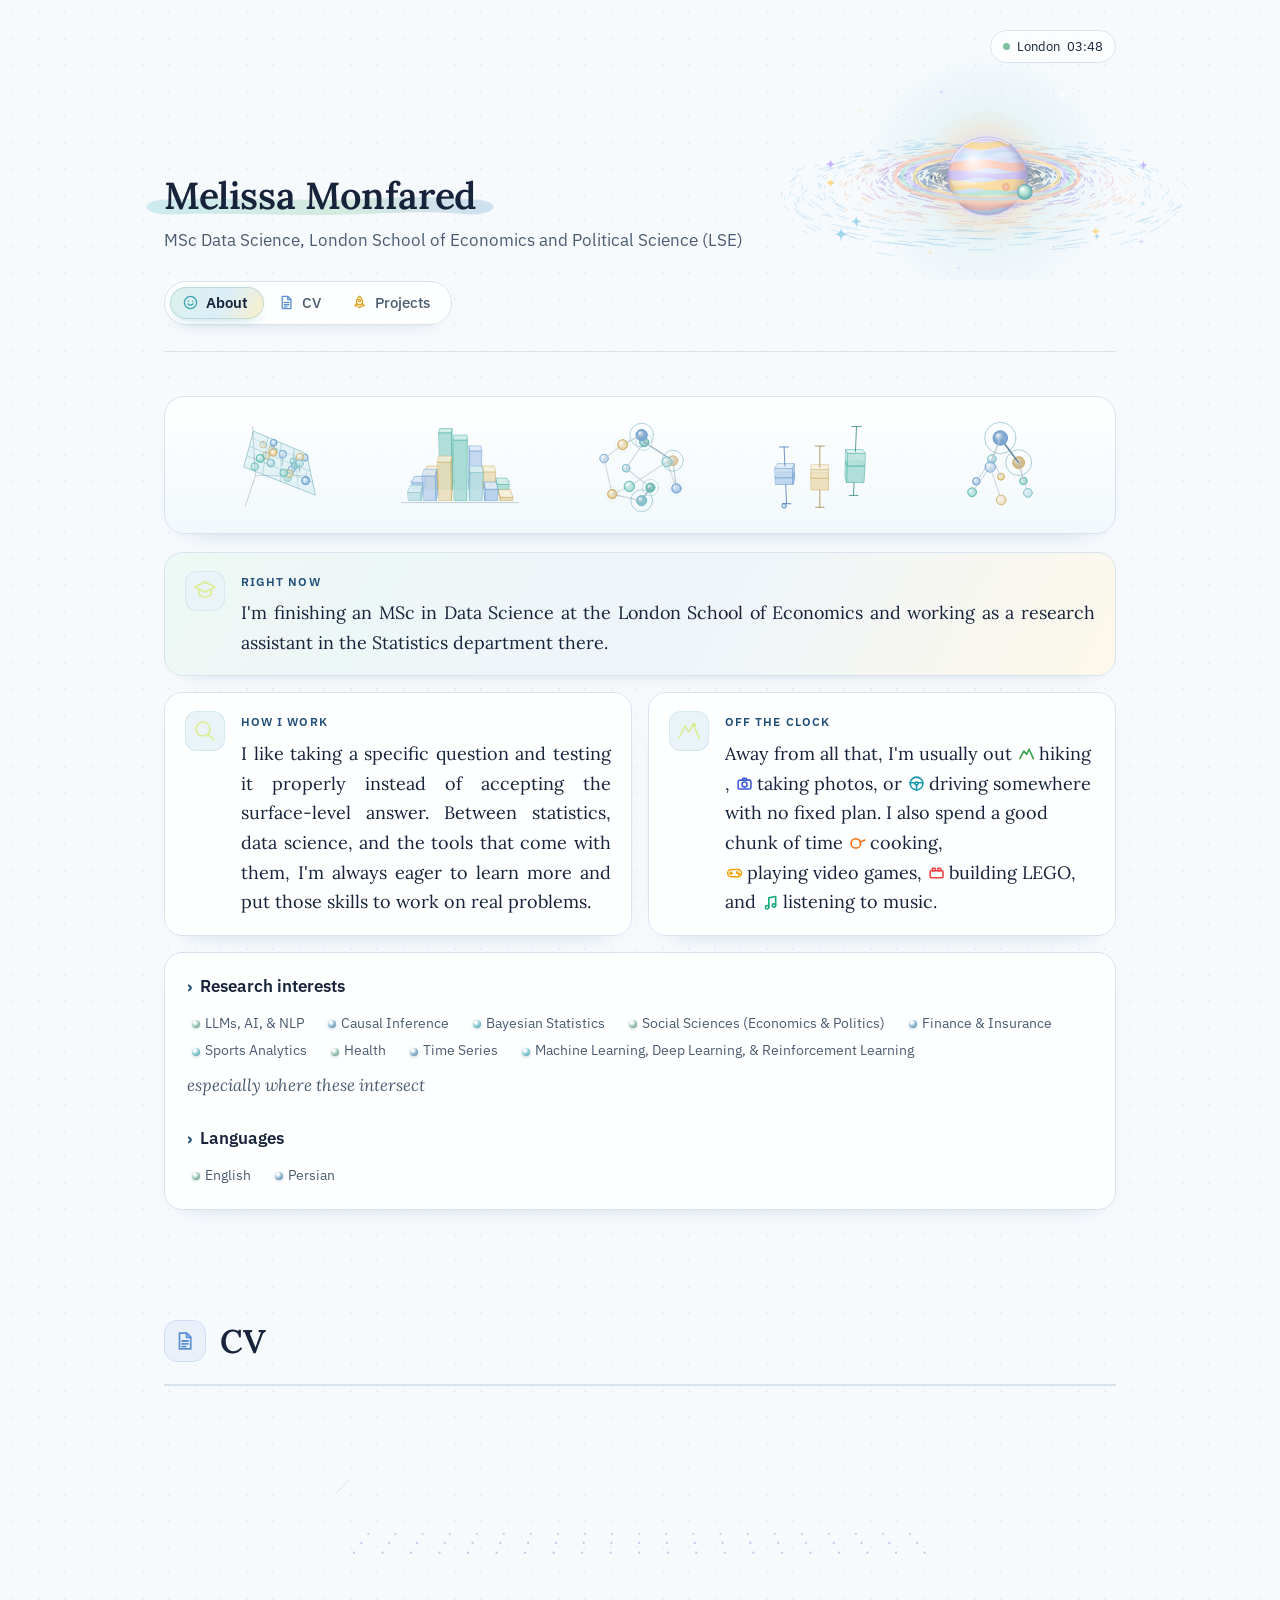
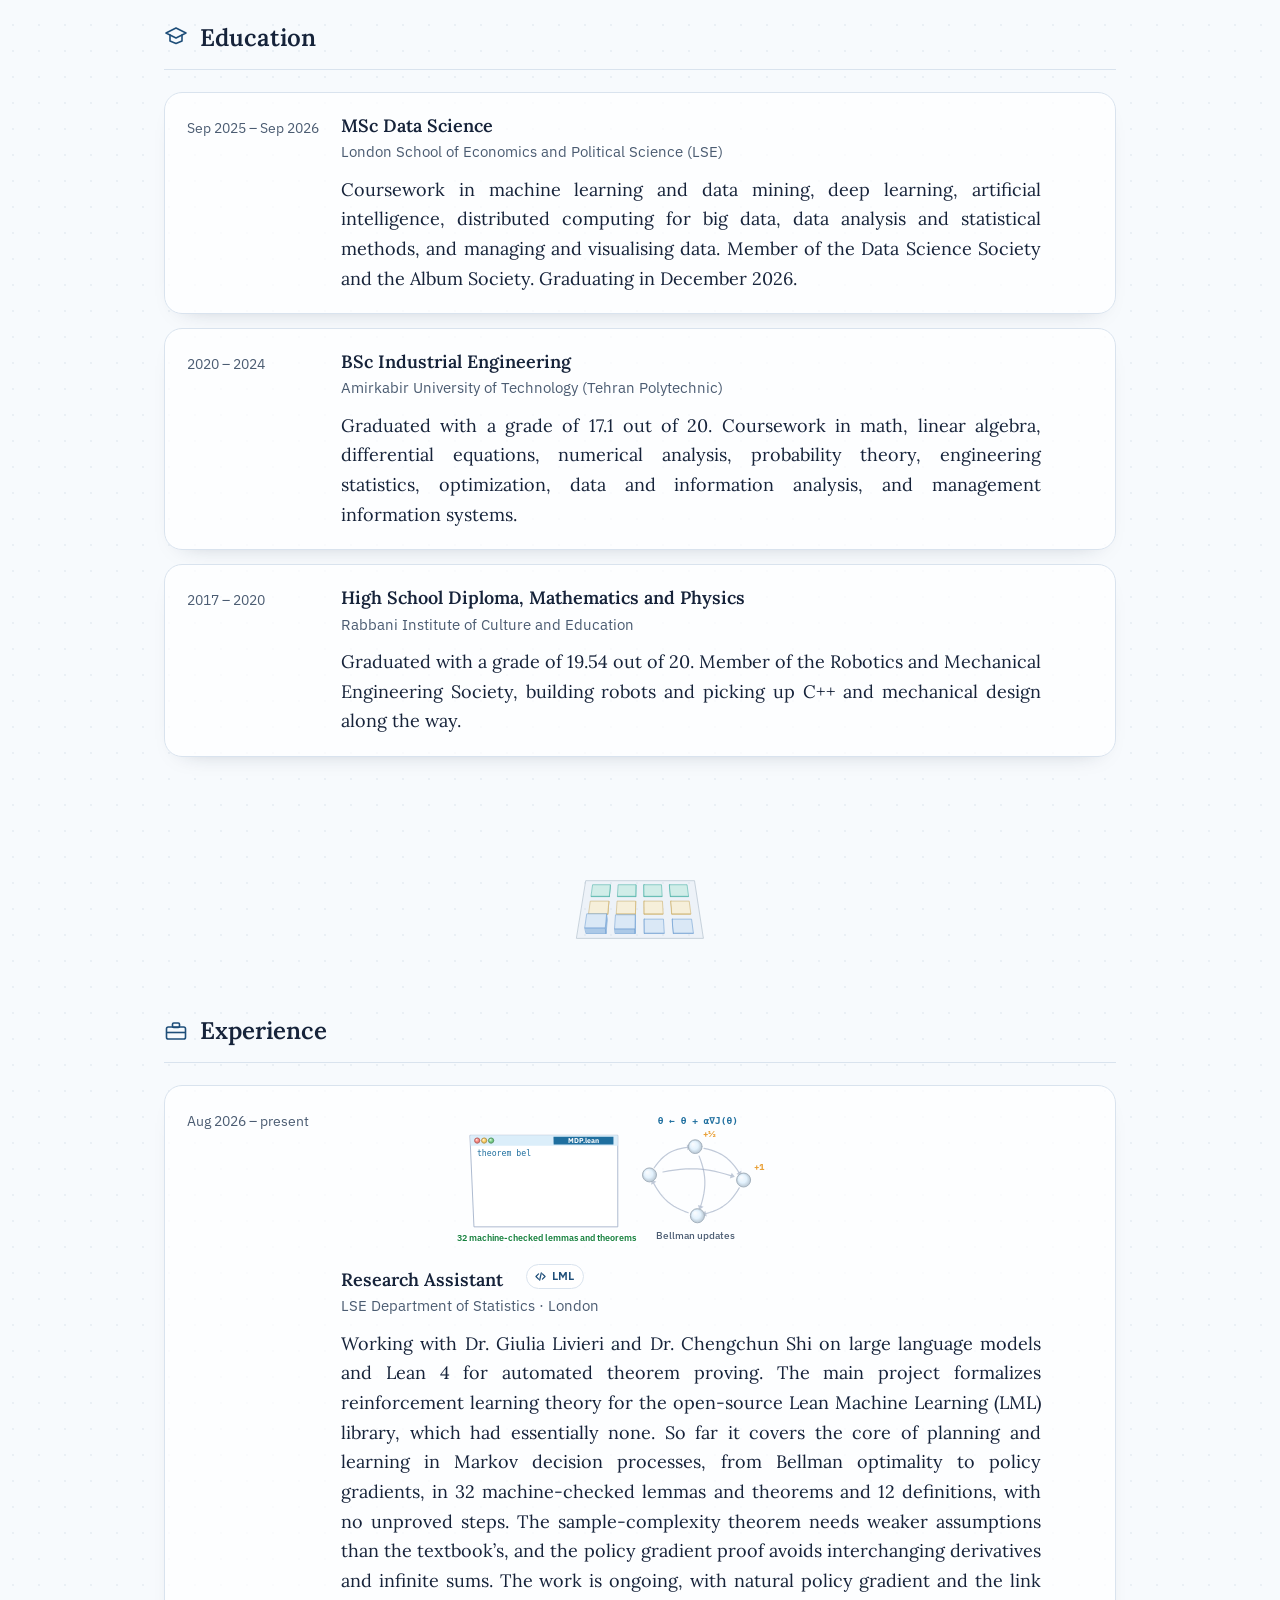
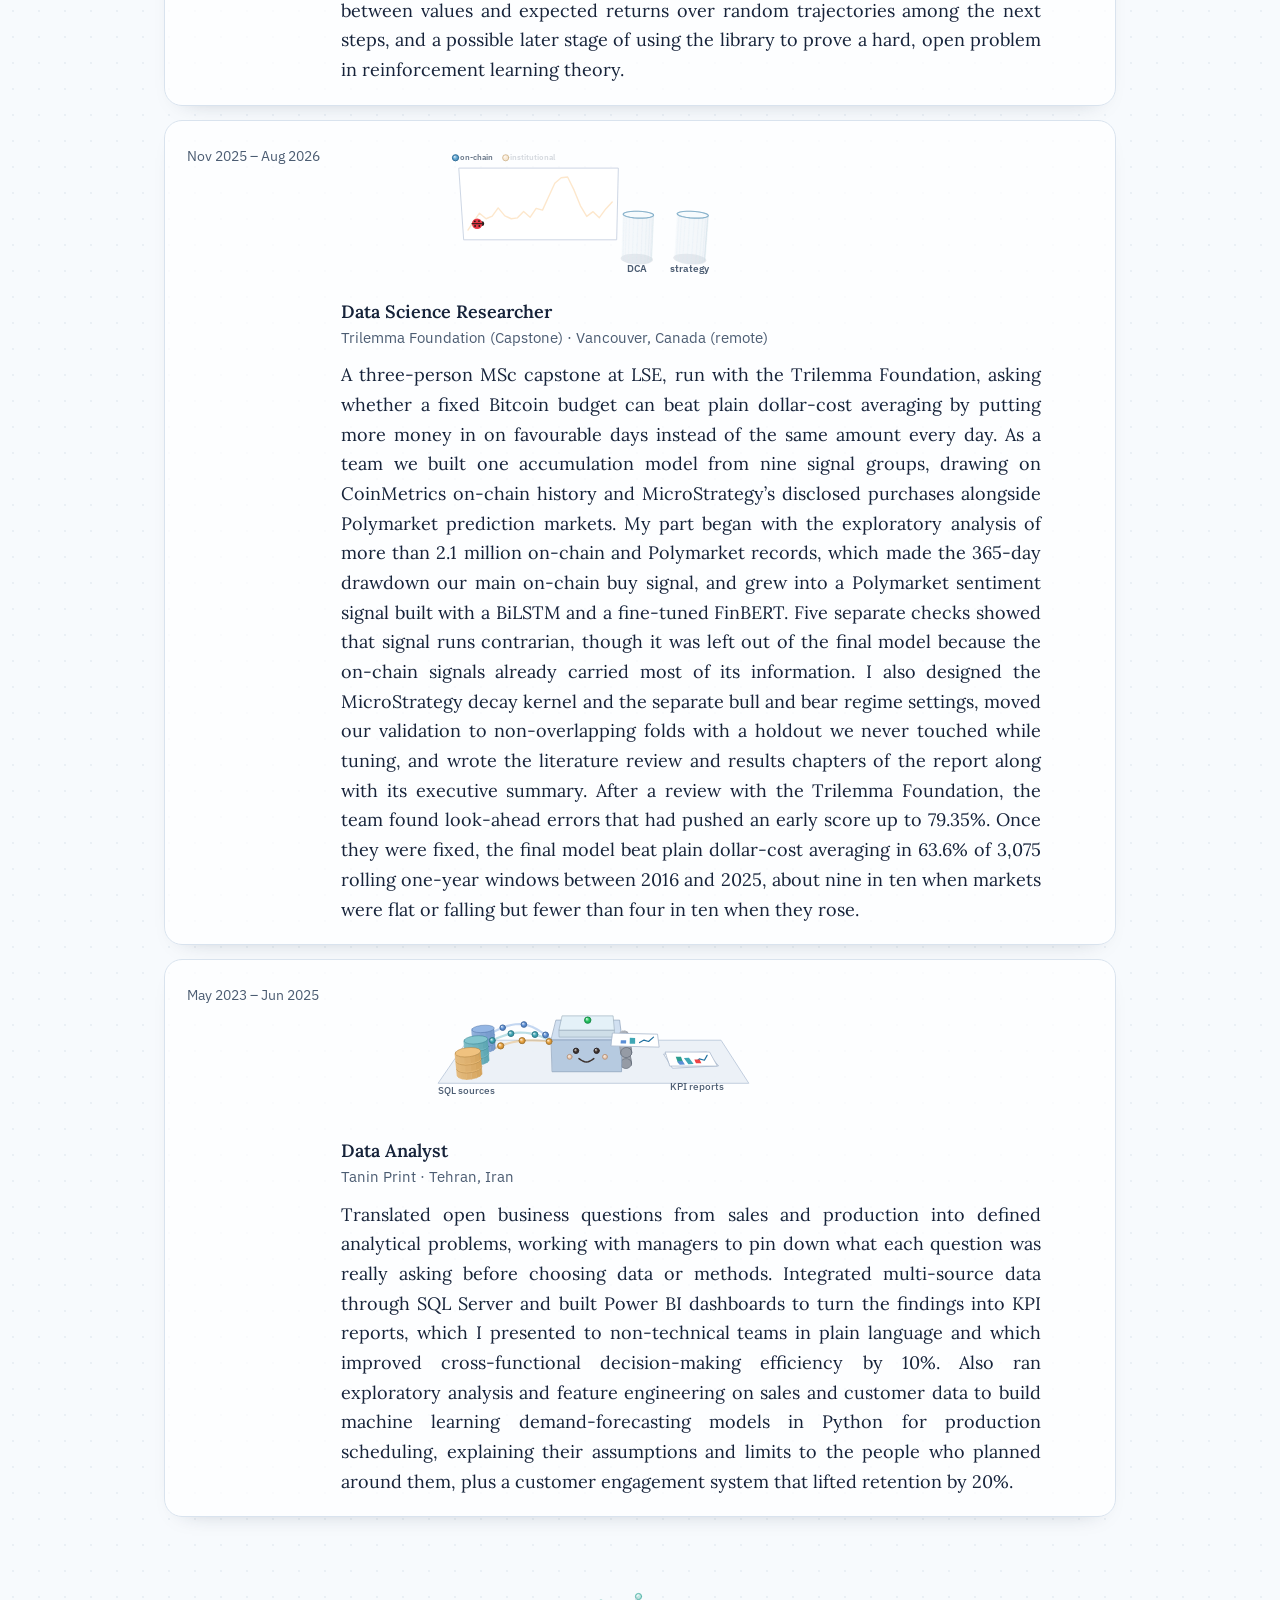
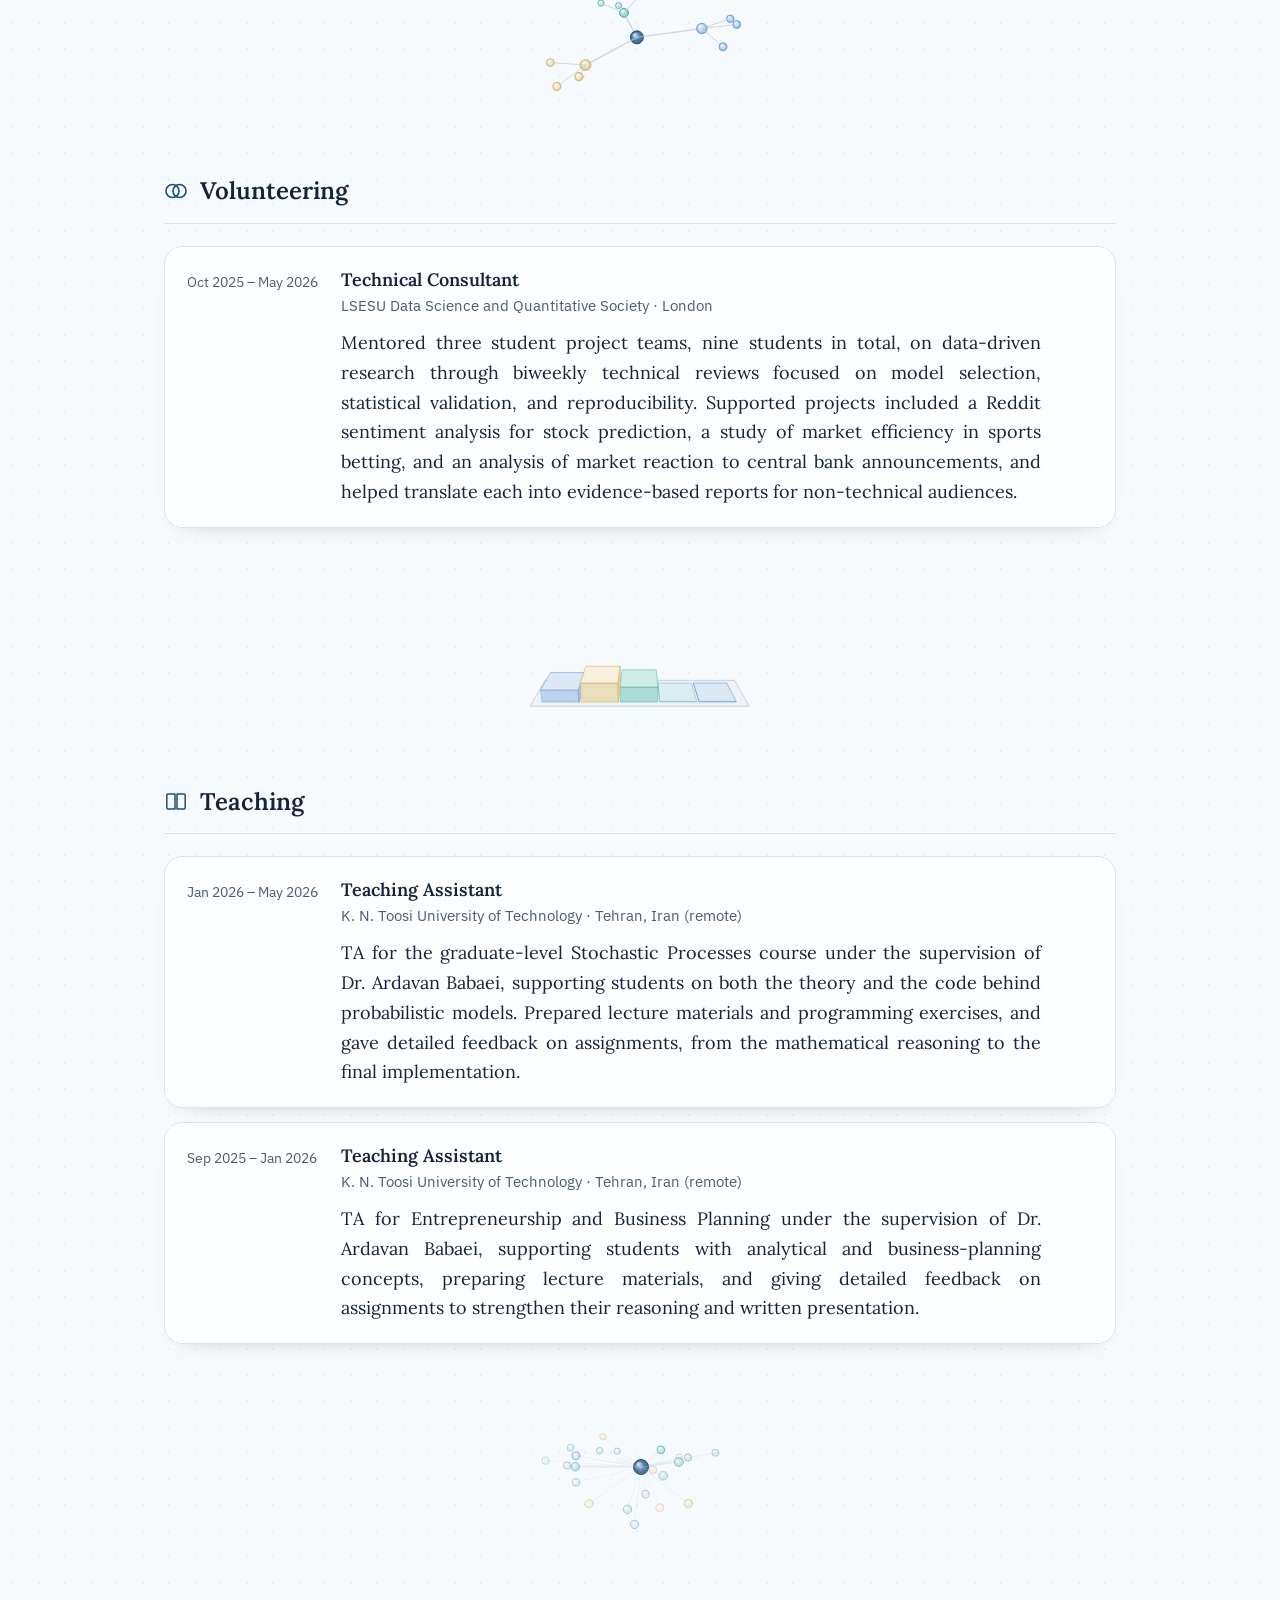
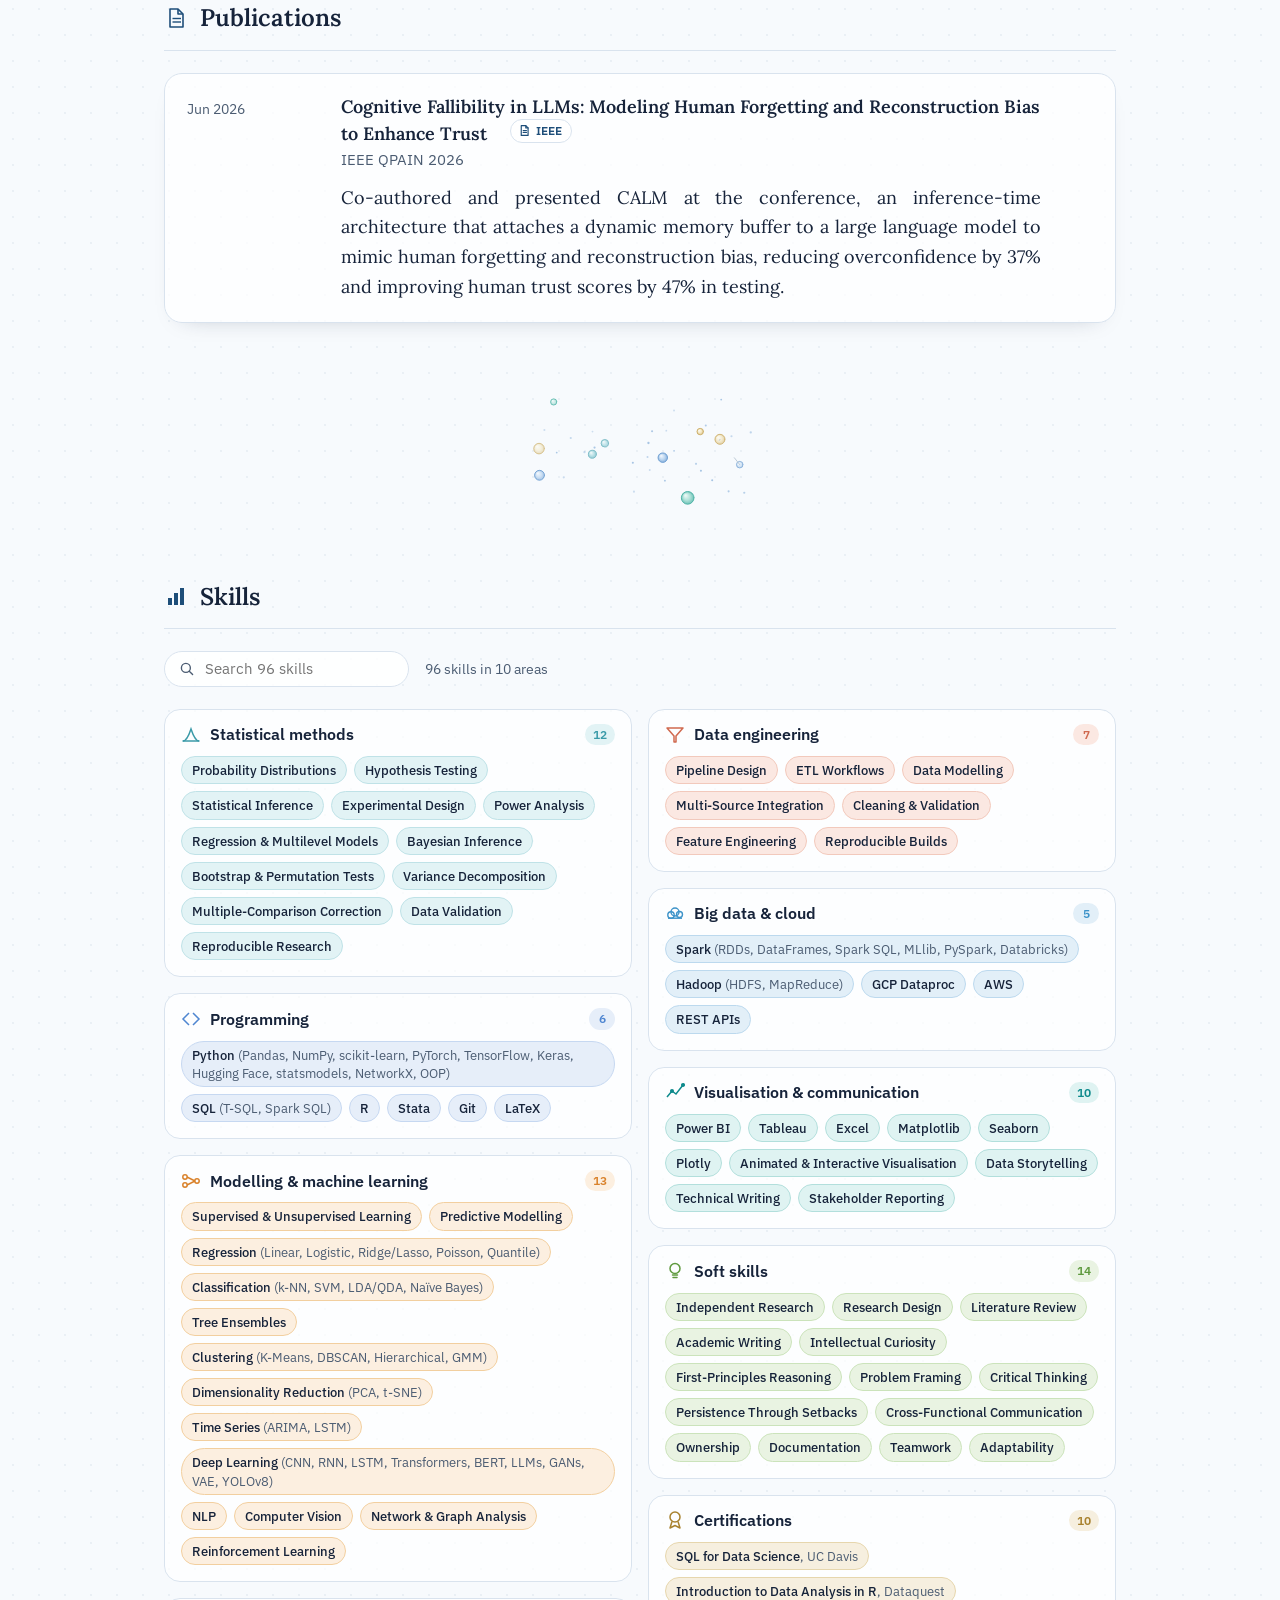
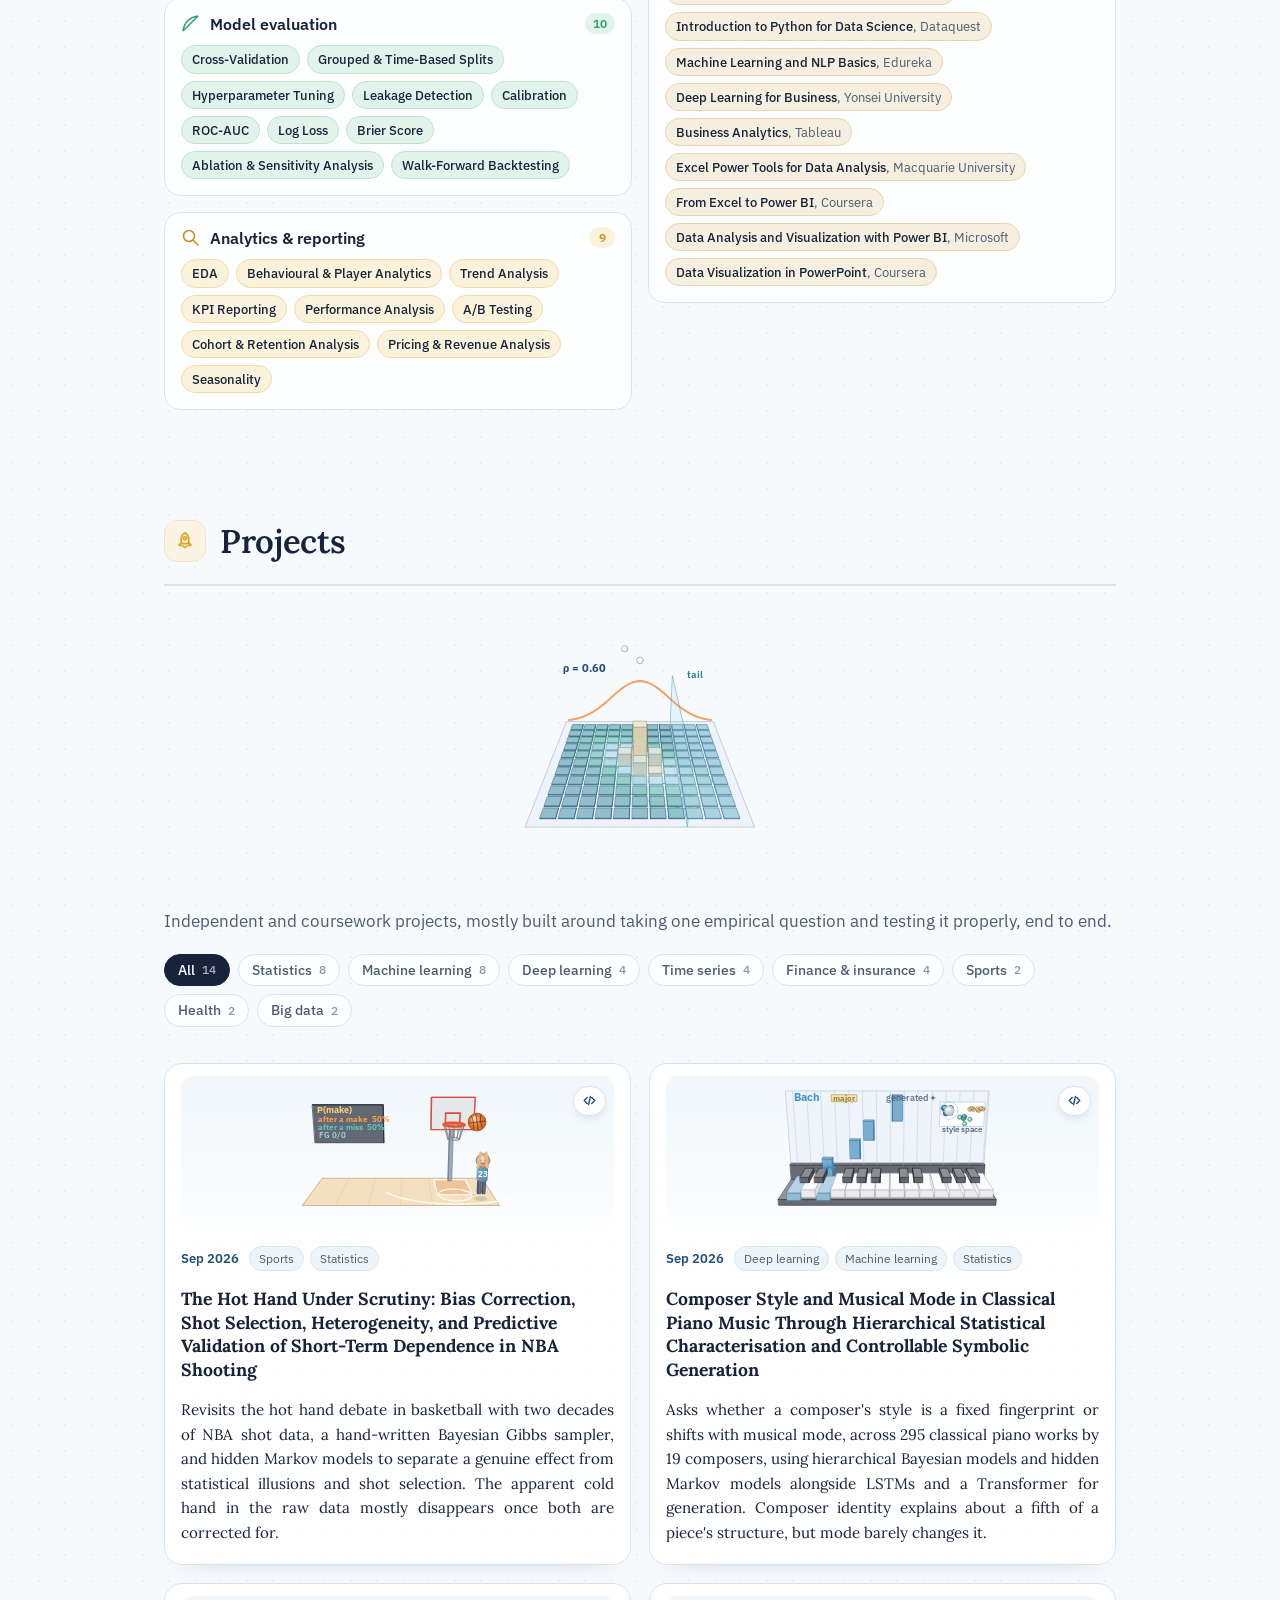
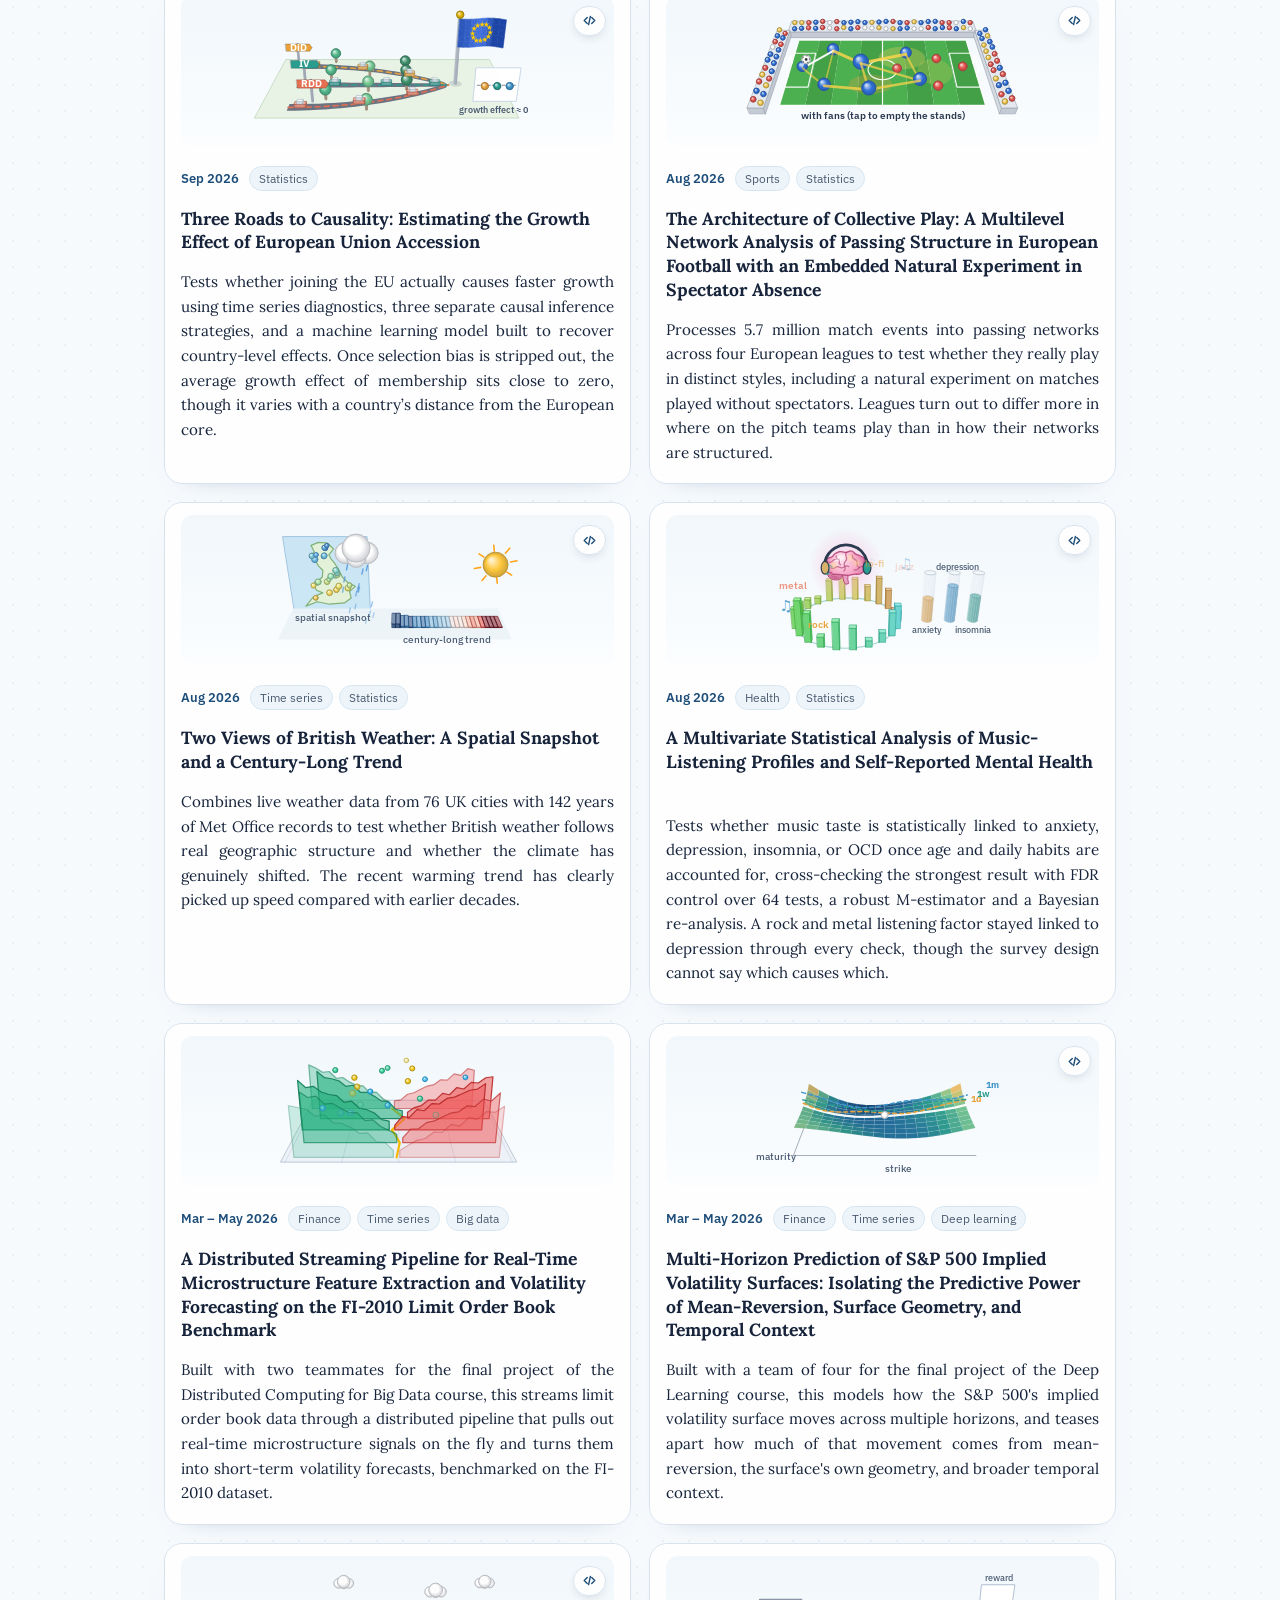
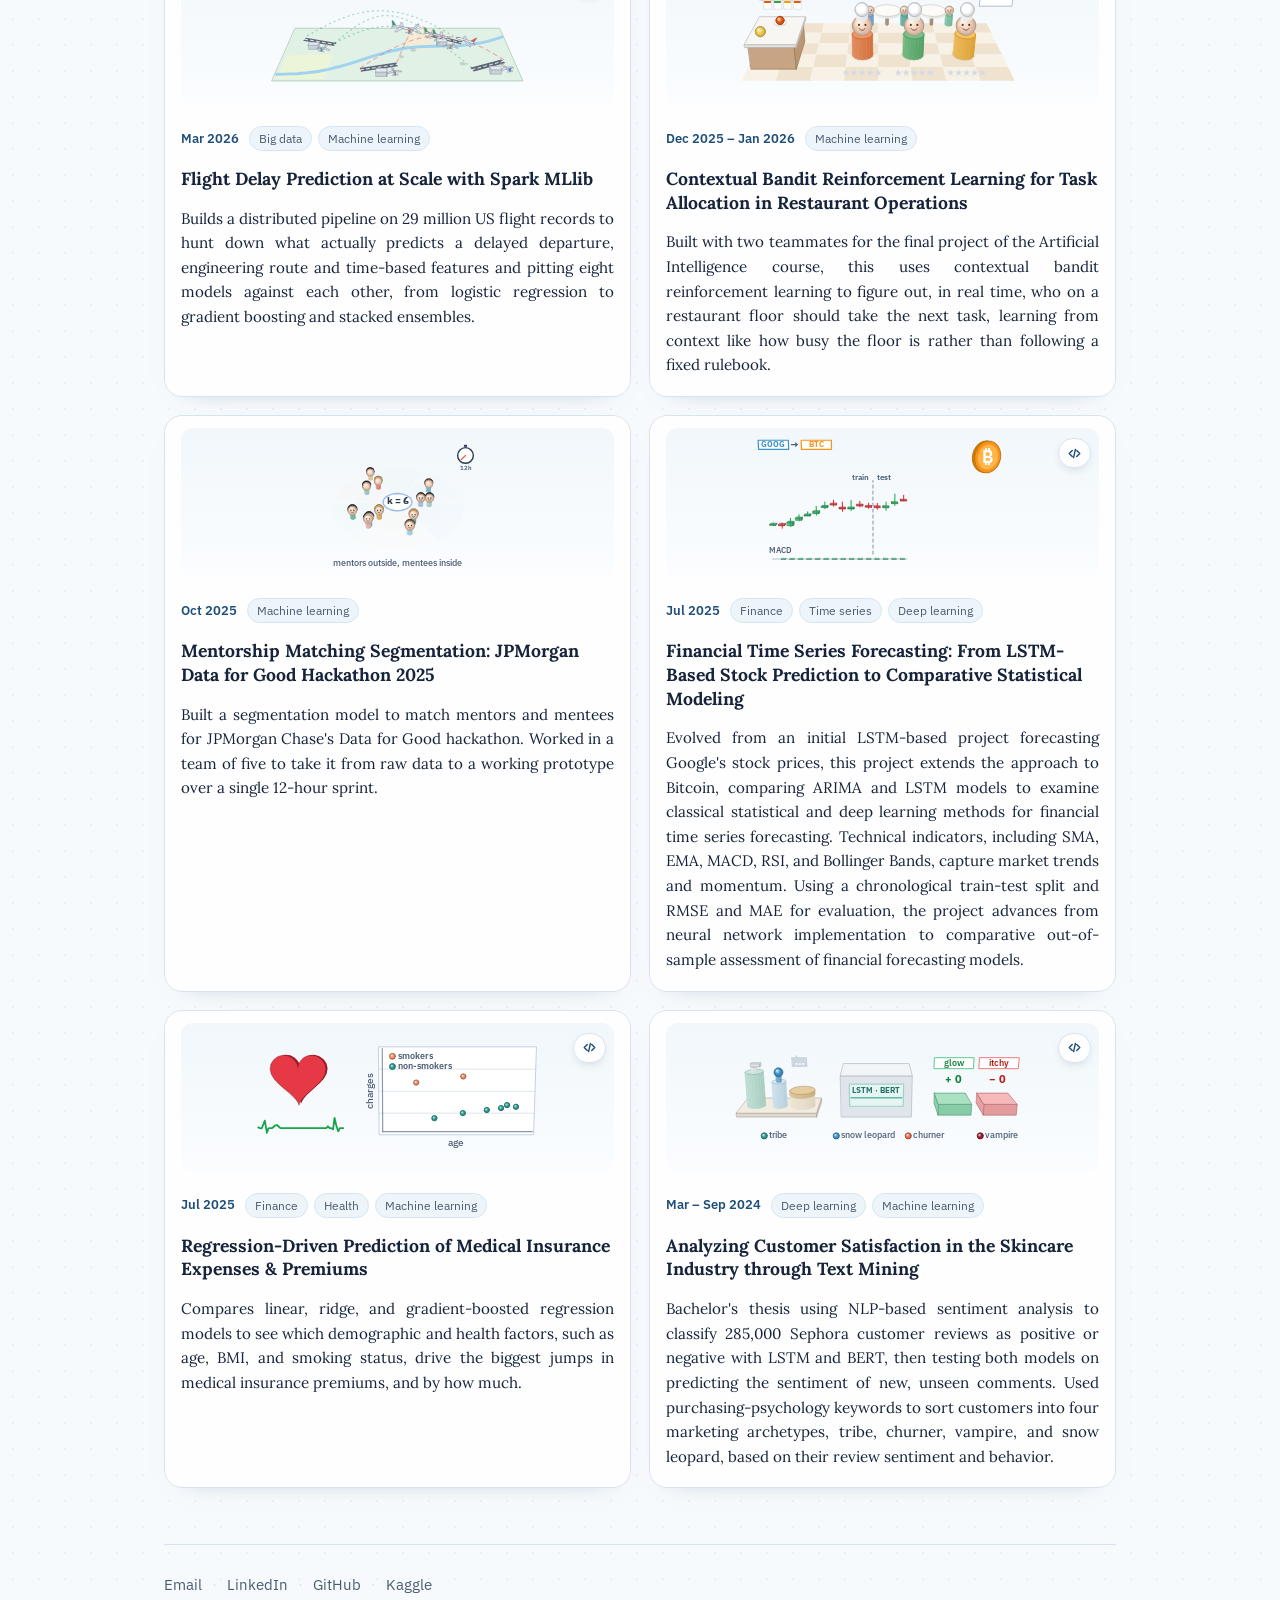
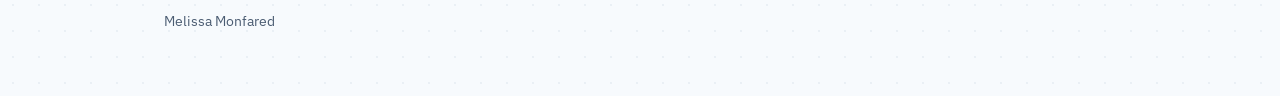
<file: index.html>
<!DOCTYPE html>
<html lang="en">
<head>
<meta charset="UTF-8">
<meta name="viewport" content="width=device-width, initial-scale=1.0">
<title>Melissa Monfared</title>
<meta name="description" content="Melissa Monfared is an MSc Data Science student at the London School of Economics working on statistics, machine learning, and causal inference research. About, CV, and projects on one page.">
<link rel="icon" type="image/svg+xml" href="data:image/svg+xml,%3Csvg xmlns='http://www.w3.org/2000/svg' viewBox='0 0 100 100'%3E%3Crect width='100' height='100' rx='22' fill='%231e4e79'/%3E%3Ctext x='50' y='69' font-family='Georgia,serif' font-size='58' fill='%23f7fafd' text-anchor='middle'%3EM%3C/text%3E%3C/svg%3E">
<link rel="preconnect" href="https://fonts.googleapis.com">
<link rel="preconnect" href="https://fonts.gstatic.com" crossorigin>
<link href="https://fonts.googleapis.com/css2?family=Lora:ital,wght@0,400;0,500;0,600;0,700;1,400;1,500&amp;family=IBM+Plex+Sans:wght@400;500;600&amp;display=swap" rel="stylesheet">
<link rel="stylesheet" href="styles.css">
<script>document.documentElement.classList.add('js')</script>
</head>
<body>
<div class="page" id="top">

  <header class="site-header">
    <canvas class="vx-layer" aria-hidden="true"></canvas>
    <div class="meta-line">
      <span class="clock" aria-label="Local time in London"><span class="clock-dot" aria-hidden="true"></span>London <time class="clock-time"></time></span>
    </div>
    <div class="header-top">
      <div class="header-text">
        <h1 class="site-name"><a href="#top"><span class="hl-wrap"><svg class="hl" viewBox="0 0 200 40" preserveAspectRatio="none" aria-hidden="true" focusable="false"><defs><linearGradient id="hl-grad" x1="0" y1="0" x2="1" y2="0"><stop offset="0" stop-color="#cdeaee"/><stop offset="0.55" stop-color="#d4ebdf"/><stop offset="1" stop-color="#cfe0ef"/></linearGradient></defs><path d="M6,24 C44,19 86,28 126,23 S176,20 194,24" pathLength="100"/></svg><span class="hl-text">Melissa Monfared</span></span></a></h1>
        <p class="site-tagline">MSc Data Science, London School of Economics and Political Science (LSE)</p>
      </div>
      <div class="orb-spot" aria-hidden="true"></div>
    </div>
  </header>

  <div class="nav-wrap"><nav class="pill-nav" aria-label="Primary"><span class="pill-blob" aria-hidden="true"></span><a class="pill is-active" href="#about" aria-current="true" style="--pc:#3fa7b5"><svg class="pill-ico" viewBox="0 0 20 20" fill="none" stroke="currentColor" stroke-width="1.6" stroke-linecap="round" stroke-linejoin="round" aria-hidden="true"><circle cx="10" cy="10" r="7.2"/><circle cx="7.4" cy="8.6" r="0.9" fill="currentColor" stroke="none"/><circle cx="12.6" cy="8.6" r="0.9" fill="currentColor" stroke="none"/><path d="M6.9 11.6 Q10 14.6 13.1 11.6"/></svg><span>About</span></a><a class="pill" href="#cv" style="--pc:#5b8fd6"><svg class="pill-ico" viewBox="0 0 20 20" fill="none" stroke="currentColor" stroke-width="1.6" stroke-linecap="round" stroke-linejoin="round" aria-hidden="true"><path d="M5 2.8 H11.6 L15.2 6.4 V17.2 H5 Z"/><path d="M11.4 2.9 V6.6 H15.1"/><path d="M7.4 10 H12.8 M7.4 12.6 H12.8 M7.4 15.2 H10.6"/></svg><span>CV</span></a><a class="pill" href="#projects" style="--pc:#e0a526"><svg class="pill-ico" viewBox="0 0 20 20" fill="none" stroke="currentColor" stroke-width="1.6" stroke-linecap="round" stroke-linejoin="round" aria-hidden="true"><path d="M10 2.6 C13.2 4.6 14.2 8.4 13 12.4 H7 C5.8 8.4 6.8 4.6 10 2.6 Z"/><circle cx="10" cy="7.6" r="1.4"/><path d="M7 11.2 L4.6 13.8 L6.9 14.2 M13 11.2 L15.4 13.8 L13.1 14.2"/><path d="M8.6 14.6 Q10 17.6 11.4 14.6"/></svg><span>Projects</span></a></nav></div>

  <main>
    <div class="page-part about-main" id="about">

    <div class="mini-viz-row" aria-hidden="true">
      <div class="mini-viz">
        <svg viewBox="0 0 152 110">
          <path class="v-line" d="M15,92 Q75,70 137,25" stroke-width="1.5"/>
          <circle class="v-a" cx="20" cy="85" r="5" style="animation-delay:0s"/>
          <circle class="v-b" cx="35" cy="70" r="5" style="animation-delay:0.18s"/>
          <circle class="v-y" cx="50" cy="78" r="5" style="animation-delay:0.36s"/>
          <circle class="v-a" cx="65" cy="58" r="5" style="animation-delay:0.54s"/>
          <circle class="v-b" cx="78" cy="62" r="5" style="animation-delay:0.72s"/>
          <circle class="v-y" cx="92" cy="45" r="5" style="animation-delay:0.9s"/>
          <circle class="v-a" cx="105" cy="50" r="5" style="animation-delay:1.08s"/>
          <circle class="v-b" cx="118" cy="30" r="5" style="animation-delay:1.26s"/>
          <circle class="v-y" cx="132" cy="35" r="5" style="animation-delay:1.44s"/>
        </svg>
        <canvas class="viz3d" data-scene="scatter" style="--vh:110px" aria-hidden="true"></canvas>
      </div>
      <div class="mini-viz">
        <svg viewBox="0 0 152 110">
          <line class="v-line" x1="5" y1="95" x2="145" y2="95" stroke-width="1.5"/>
          <rect class="v-a" x="10" y="70" width="16" height="25" style="animation-delay:0s"/>
          <rect class="v-b" x="32" y="50" width="16" height="45" style="animation-delay:0.2s"/>
          <rect class="v-y" x="54" y="30" width="16" height="65" style="animation-delay:0.4s"/>
          <rect class="v-a" x="76" y="45" width="16" height="50" style="animation-delay:0.6s"/>
          <rect class="v-b" x="98" y="60" width="16" height="35" style="animation-delay:0.8s"/>
          <rect class="v-y" x="120" y="75" width="16" height="20" style="animation-delay:1s"/>
        </svg>
        <canvas class="viz3d" data-scene="hist" style="--vh:110px" aria-hidden="true"></canvas>
      </div>
      <div class="mini-viz">
        <svg viewBox="0 0 152 110">
          <line class="v-line" x1="30" y1="25" x2="75" y2="15" stroke-width="1.5"/>
          <line class="v-line" x1="75" y1="15" x2="115" y2="35" stroke-width="1.5"/>
          <line class="v-line" x1="30" y1="25" x2="20" y2="70" stroke-width="1.5"/>
          <line class="v-line" x1="20" y1="70" x2="65" y2="60" stroke-width="1.5"/>
          <line class="v-line" x1="65" y1="60" x2="75" y2="15" stroke-width="1.5"/>
          <line class="v-line" x1="65" y1="60" x2="110" y2="80" stroke-width="1.5"/>
          <line class="v-line" x1="110" y1="80" x2="140" y2="55" stroke-width="1.5"/>
          <line class="v-line" x1="140" y1="55" x2="115" y2="35" stroke-width="1.5"/>
          <circle class="v-a" cx="30" cy="25" r="6" style="animation-delay:0s"/>
          <circle class="v-b" cx="75" cy="15" r="6" style="animation-delay:0.22s"/>
          <circle class="v-y" cx="115" cy="35" r="6" style="animation-delay:0.44s"/>
          <circle class="v-a" cx="20" cy="70" r="6" style="animation-delay:0.66s"/>
          <circle class="v-b" cx="65" cy="60" r="6" style="animation-delay:0.88s"/>
          <circle class="v-y" cx="110" cy="80" r="6" style="animation-delay:1.1s"/>
          <circle class="v-a" cx="140" cy="55" r="6" style="animation-delay:1.32s"/>
        </svg>
        <canvas class="viz3d" data-scene="network" style="--vh:110px" aria-hidden="true"></canvas>
      </div>
      <div class="mini-viz">
        <svg viewBox="0 0 152 110">
          <line class="v-line" x1="30" y1="18" x2="30" y2="95" stroke-width="1.5"/>
          <line class="v-line" x1="22" y1="18" x2="38" y2="18" stroke-width="1.5"/>
          <line class="v-line" x1="22" y1="95" x2="38" y2="95" stroke-width="1.5"/>
          <line class="v-line" x1="18" y1="58" x2="42" y2="58" stroke-width="1.5"/>
          <rect class="v-a" x="18" y="45" width="24" height="30" style="animation-delay:0s"/>
          <line class="v-line" x1="76" y1="25" x2="76" y2="92" stroke-width="1.5"/>
          <line class="v-line" x1="68" y1="25" x2="84" y2="25" stroke-width="1.5"/>
          <line class="v-line" x1="68" y1="92" x2="84" y2="92" stroke-width="1.5"/>
          <line class="v-line" x1="64" y1="54" x2="88" y2="54" stroke-width="1.5"/>
          <rect class="v-b" x="64" y="42" width="24" height="28" style="animation-delay:0.3s"/>
          <line class="v-line" x1="122" y1="12" x2="122" y2="82" stroke-width="1.5"/>
          <line class="v-line" x1="114" y1="12" x2="130" y2="12" stroke-width="1.5"/>
          <line class="v-line" x1="114" y1="82" x2="130" y2="82" stroke-width="1.5"/>
          <line class="v-line" x1="110" y1="40" x2="134" y2="40" stroke-width="1.5"/>
          <rect class="v-y" x="110" y="28" width="24" height="25" style="animation-delay:0.6s"/>
        </svg>
        <canvas class="viz3d" data-scene="box" style="--vh:110px" aria-hidden="true"></canvas>
      </div>
      <div class="mini-viz">
        <svg viewBox="0 0 152 110">
          <line class="v-line" x1="76" y1="15" x2="40" y2="50" stroke-width="1.5"/>
          <line class="v-line" x1="76" y1="15" x2="112" y2="50" stroke-width="1.5"/>
          <line class="v-line" x1="40" y1="50" x2="20" y2="90" stroke-width="1.5"/>
          <line class="v-line" x1="40" y1="50" x2="60" y2="90" stroke-width="1.5"/>
          <line class="v-line" x1="112" y1="50" x2="92" y2="90" stroke-width="1.5"/>
          <line class="v-line" x1="112" y1="50" x2="132" y2="90" stroke-width="1.5"/>
          <circle class="v-a" cx="76" cy="15" r="6" style="animation-delay:0s"/>
          <circle class="v-b" cx="40" cy="50" r="5.5" style="animation-delay:0.15s"/>
          <circle class="v-y" cx="112" cy="50" r="5.5" style="animation-delay:0.3s"/>
          <circle class="v-a" cx="20" cy="90" r="5" style="animation-delay:0.45s"/>
          <circle class="v-b" cx="60" cy="90" r="5" style="animation-delay:0.6s"/>
          <circle class="v-y" cx="92" cy="90" r="5" style="animation-delay:0.75s"/>
          <circle class="v-a" cx="132" cy="90" r="5" style="animation-delay:0.9s"/>
        </svg>
        <canvas class="viz3d" data-scene="tree" style="--vh:110px" aria-hidden="true"></canvas>
      </div>
    </div>

    <section class="bio">
      <div class="bio-row">
        <svg class="bio-icon" viewBox="0 0 24 24" aria-hidden="true" style="animation-delay:0s"><polygon points="12,3 22,8 12,13 2,8" fill="none" stroke="currentColor" stroke-width="1.6" stroke-linejoin="round"/><polyline points="6,10 6,16 12,18.5 18,16 18,10" fill="none" stroke="currentColor" stroke-width="1.6" stroke-linejoin="round" stroke-linecap="round"/></svg>
        <div class="bio-body"><h3 class="bio-title">Right now</h3><p>I'm finishing an MSc in Data Science at the London School of Economics and working as a research assistant in the Statistics department there.</p></div>
      </div>
      <div class="bio-row">
        <svg class="bio-icon" viewBox="0 0 24 24" aria-hidden="true" style="animation-delay:0.4s"><circle cx="10" cy="10" r="7" fill="none" stroke="currentColor" stroke-width="1.6"/><line x1="15" y1="15" x2="21" y2="21" stroke="currentColor" stroke-width="1.6" stroke-linecap="round"/></svg>
        <div class="bio-body"><h3 class="bio-title">How I work</h3><p>I like taking a specific question and testing it properly instead of accepting the surface-level answer. Between statistics, data science, and the tools that come with them, I'm always eager to learn more and put those skills to work on real problems.</p></div>
      </div>
      <div class="bio-row">
        <svg class="bio-icon" viewBox="0 0 24 24" aria-hidden="true" style="animation-delay:0.8s"><polyline points="2,19 8,7 12,13 16,5 22,19" fill="none" stroke="currentColor" stroke-width="1.6" stroke-linejoin="round" stroke-linecap="round"/><circle cx="17" cy="6" r="1.8" fill="currentColor" stroke="none"/></svg>
        <div class="bio-body"><h3 class="bio-title">Off the clock</h3><p>Away from all that, I'm usually out <span class="hob" data-h="hiking" style="--hc:#2f9e44;--d:-0.0s"><span class="hob-in"><svg viewBox="0 0 20 20" fill="none" stroke="currentColor" stroke-width="1.8" stroke-linejoin="round" stroke-linecap="round" aria-hidden="true"><polyline points="2,16 7,7 10,11 13,5 18,16"/></svg>hiking</span></span>, <span class="hob" data-h="photo" style="--hc:#3b5bdb;--d:-0.7s"><span class="hob-in"><svg viewBox="0 0 20 20" fill="none" stroke="currentColor" stroke-width="1.8" stroke-linejoin="round" stroke-linecap="round" aria-hidden="true"><rect x="2.5" y="6" width="15" height="10.5" rx="2"/><circle cx="10" cy="11.2" r="3"/><path d="M7 6 L8.2 3.8 H11.8 L13 6"/></svg>taking photos</span></span>, or <span class="hob" data-h="driving" style="--hc:#1098ad;--d:-1.4s"><span class="hob-in"><svg viewBox="0 0 20 20" fill="none" stroke="currentColor" stroke-width="1.8" stroke-linejoin="round" stroke-linecap="round" aria-hidden="true"><circle cx="10" cy="10" r="7.5"/><circle cx="10" cy="10" r="1.8"/><path d="M2.6 9 H8.2 M11.8 9 H17.4 M10 11.8 V17.4"/></svg>driving</span></span> somewhere with no fixed plan. I also spend a good chunk of time <span class="hob" data-h="cooking" style="--hc:#f76707;--d:-2.1s"><span class="hob-in"><svg viewBox="0 0 20 20" fill="none" stroke="currentColor" stroke-width="1.8" stroke-linejoin="round" stroke-linecap="round" aria-hidden="true"><circle cx="8" cy="11" r="5.5"/><line x1="13.2" y1="9.2" x2="18.5" y2="7"/></svg>cooking</span></span>, <span class="hob" data-h="games" style="--hc:#f59f00;--d:-2.8s"><span class="hob-in"><svg viewBox="0 0 20 20" fill="none" stroke="currentColor" stroke-width="1.8" stroke-linejoin="round" stroke-linecap="round" aria-hidden="true"><rect x="2" y="6.5" width="16" height="8.5" rx="4.2"/><path d="M6 9.2 V12.4 M4.4 10.8 H7.6"/><circle cx="13" cy="10" r="0.7" fill="currentColor"/><circle cx="15" cy="11.8" r="0.7" fill="currentColor"/></svg>playing video games</span></span>, <span class="hob" data-h="lego" style="--hc:#f03e3e;--d:-3.5s"><span class="hob-in"><svg viewBox="0 0 20 20" fill="none" stroke="currentColor" stroke-width="1.8" stroke-linejoin="round" stroke-linecap="round" aria-hidden="true"><rect x="2.5" y="8" width="15" height="8" rx="1"/><rect x="5" y="5" width="3.5" height="3" rx="0.8"/><rect x="11.5" y="5" width="3.5" height="3" rx="0.8"/></svg>building LEGO</span></span>, and <span class="hob" data-h="music" style="--hc:#0ca678;--d:-4.2s"><span class="hob-in"><svg viewBox="0 0 20 20" fill="none" stroke="currentColor" stroke-width="1.8" stroke-linejoin="round" stroke-linecap="round" aria-hidden="true"><path d="M8 15.5 V4.5 L16 3 V13.5"/><circle cx="6" cy="15.5" r="2"/><circle cx="14" cy="13.5" r="2"/></svg>listening to music</span></span>.</p></div>
      </div>
    </section>

    <section class="about-tags">
      <div class="tag-group">
        <p class="tag-label">Research interests</p>
        <p class="tag-list interests"><span class="it"><span class="dot" aria-hidden="true"></span>LLMs, AI, &amp; NLP</span> <span class="it"><span class="dot" aria-hidden="true"></span>Causal Inference</span> <span class="it"><span class="dot" aria-hidden="true"></span>Bayesian Statistics</span> <span class="it"><span class="dot" aria-hidden="true"></span>Social Sciences (Economics &amp; Politics)</span> <span class="it"><span class="dot" aria-hidden="true"></span>Finance &amp; Insurance</span> <span class="it"><span class="dot" aria-hidden="true"></span>Sports Analytics</span> <span class="it"><span class="dot" aria-hidden="true"></span>Health</span> <span class="it"><span class="dot" aria-hidden="true"></span>Time Series</span> <span class="it"><span class="dot" aria-hidden="true"></span>Machine Learning, Deep Learning, &amp; Reinforcement Learning</span></p>
        <p class="tag-caption">especially where these intersect</p>
      </div>
      <div class="tag-group">
        <p class="tag-label">Languages</p>
        <p class="tag-list interests"><span class="it"><span class="dot" aria-hidden="true"></span>English</span> <span class="it"><span class="dot" aria-hidden="true"></span>Persian</span></p>
      </div>
    </section>
      </div>

    <div class="page-part" id="cv">
      <h2 class="part-title"><span class="part-ico" style="--pc:#5b8fd6"><svg class="pill-ico" viewBox="0 0 20 20" fill="none" stroke="currentColor" stroke-width="1.6" stroke-linecap="round" stroke-linejoin="round" aria-hidden="true"><path d="M5 2.8 H11.6 L15.2 6.4 V17.2 H5 Z"/><path d="M11.4 2.9 V6.6 H15.1"/><path d="M7.4 10 H12.8 M7.4 12.6 H12.8 M7.4 15.2 H10.6"/></svg></span>CV</h2>

    <div class="mini-viz-row" aria-hidden="true">
      <div class="mini-viz mini-viz-timeline">
        <svg viewBox="0 0 600 85">
          <path class="v-line" d="M20,42 C55,20 90,20 125,42 C160,64 195,64 230,42 C265,20 300,20 335,42 C370,64 405,64 440,42 C475,20 545,20 580,38" fill="none" stroke-width="1.5"/>
          <circle class="v-a" cx="20" cy="42" r="5.5" style="animation-delay:0s"/>
          <polygon class="v-b" points="72,14.5 77.5,20 72,25.5 66.5,20" style="animation-delay:0.15s"/>
          <circle class="v-y" cx="177" cy="64" r="5.5" style="animation-delay:0.3s"/>
          <polygon class="v-a" points="236.5,42 231.8,43.8 230,48.5 228.2,43.8 223.5,42 228.2,40.2 230,35.5 231.8,40.2" style="animation-delay:0.45s"/>
          <polygon class="v-b" points="282,14.5 287.5,20 282,25.5 276.5,20" style="animation-delay:0.6s"/>
          <circle class="v-y" cx="387" cy="64" r="5.5" style="animation-delay:0.75s"/>
          <polygon class="v-b" points="446.5,42 441.8,43.8 440,48.5 438.2,43.8 433.5,42 438.2,40.2 440,35.5 441.8,40.2" style="animation-delay:0.9s"/>
          <polygon class="v-a" points="510,16.5 515.5,22 510,27.5 504.5,22" style="animation-delay:1.05s"/>
        </svg>
        <canvas class="viz3d" data-scene="timeline" style="--vh:150px" aria-hidden="true"></canvas>
      </div>
    </div>

    <section>
      <h2><svg class="h-icon" viewBox="0 0 24 24" aria-hidden="true"><polygon points="12,3 22,8 12,13 2,8" fill="none" stroke="currentColor" stroke-width="1.6" stroke-linejoin="round"/><polyline points="6,10 6,16 12,18.5 18,16 18,10" fill="none" stroke="currentColor" stroke-width="1.6" stroke-linejoin="round" stroke-linecap="round"/></svg>Education</h2>
      <div class="entry">
        <div class="entry-date">Sep 2025 &ndash; Sep 2026</div>
        <div>
          <p class="entry-title">MSc Data Science</p>
          <p class="entry-org">London School of Economics and Political Science (LSE)</p>
          <p class="entry-desc">Coursework in machine learning and data mining, deep learning, artificial intelligence, distributed computing for big data, data analysis and statistical methods, and managing and visualising data. Member of the Data Science Society and the Album Society. Graduating in December 2026.</p>
        </div>
      </div>
      <div class="entry">
        <div class="entry-date">2020 &ndash; 2024</div>
        <div>
          <p class="entry-title">BSc Industrial Engineering</p>
          <p class="entry-org">Amirkabir University of Technology (Tehran Polytechnic)</p>
          <p class="entry-desc">Graduated with a grade of 17.1 out of 20. Coursework in math, linear algebra, differential equations, numerical analysis, probability theory, engineering statistics, optimization, data and information analysis, and management information systems.</p>
        </div>
      </div>
      <div class="entry">
        <div class="entry-date">2017 &ndash; 2020</div>
        <div>
          <p class="entry-title">High School Diploma, Mathematics and Physics</p>
          <p class="entry-org">Rabbani Institute of Culture and Education</p>
          <p class="entry-desc">Graduated with a grade of 19.54 out of 20. Member of the Robotics and Mechanical Engineering Society, building robots and picking up C++ and mechanical design along the way.</p>
        </div>
      </div>
    </section>

    <section>
      <div class="mini-viz-row" aria-hidden="true">
        <div class="mini-viz mini-viz-wide">
          <svg viewBox="0 0 460 70">
            <line class="v-line" x1="10" y1="60" x2="400" y2="60" stroke-width="1.5"/>
            <rect class="v-a" x="20" y="45" width="32" height="15" style="animation-delay:0s"/>
            <rect class="v-b" x="100" y="35" width="32" height="25" style="animation-delay:0.15s"/>
            <rect class="v-y" x="180" y="20" width="32" height="40" style="animation-delay:0.3s"/>
            <rect class="v-a" x="260" y="28" width="32" height="32" style="animation-delay:0.45s"/>
            <rect class="v-b" x="340" y="12" width="32" height="48" style="animation-delay:0.6s"/>
          </svg>
          <canvas class="viz3d" data-scene="experience" style="--vh:150px" aria-hidden="true"></canvas>
        </div>
      </div>

      <h2><svg class="h-icon" viewBox="0 0 24 24" aria-hidden="true"><rect x="2.5" y="8" width="19" height="12" rx="1.8" fill="none" stroke="currentColor" stroke-width="1.6"/><rect x="8.5" y="4" width="7" height="4.5" rx="1.2" fill="none" stroke="currentColor" stroke-width="1.6"/><line x1="2.5" y1="13.5" x2="21.5" y2="13.5" stroke="currentColor" stroke-width="1.6"/></svg>Experience</h2>
      <div class="entry">
        <div class="entry-date">Aug 2026 &ndash; present</div>
        <div>
          <canvas class="viz3d proj-viz" data-scene="lean" style="--vh:150px" aria-hidden="true"></canvas>
          <p class="entry-title"><a class="title-link" href="https://github.com/MelissaMonfared/LML/tree/rl-planning" target="_blank" rel="noopener">Research Assistant<svg class="go" viewBox="0 0 20 20" fill="none" stroke="currentColor" stroke-width="2.2" stroke-linecap="round" stroke-linejoin="round" aria-hidden="true"><path d="M6 14 14 6M8 6h6v6"/></svg></a><a class="code-chip" href="https://github.com/MelissaMonfared/LML/tree/rl-planning" target="_blank" rel="noopener" aria-label="The LML branch on GitHub"><svg viewBox="0 0 20 20" fill="none" stroke="currentColor" stroke-width="1.9" stroke-linecap="round" stroke-linejoin="round" aria-hidden="true"><path d="M7 6 3 10l4 4M13 6l4 4-4 4M11.2 4.5 8.8 15.5"/></svg>LML</a></p>
          <p class="entry-org">LSE Department of Statistics &middot; London</p>
          <p class="entry-desc">Working with Dr. Giulia Livieri and Dr. Chengchun Shi on large language models and Lean 4 for automated theorem proving. The main project formalizes reinforcement learning theory for the open-source Lean Machine Learning (LML) library, which had essentially none. So far it covers the core of planning and learning in Markov decision processes, from Bellman optimality to policy gradients, in 32 machine-checked lemmas and theorems and 12 definitions, with no unproved steps. The sample-complexity theorem needs weaker assumptions than the textbook&rsquo;s, and the policy gradient proof avoids interchanging derivatives and infinite sums. The work is ongoing, with natural policy gradient and the link between values and expected returns over random trajectories among the next steps, and a possible later stage of using the library to prove a hard, open problem in reinforcement learning theory.</p>
        </div>
      </div>
      <div class="entry">
        <div class="entry-date">Nov 2025 &ndash; Aug 2026</div>
        <div>
          <canvas class="viz3d proj-viz" data-scene="dca" style="--vh:150px" aria-hidden="true"></canvas>
          <p class="entry-title">Data Science Researcher</p>
          <p class="entry-org">Trilemma Foundation (Capstone) &middot; Vancouver, Canada (remote)</p>
          <p class="entry-desc">A three-person MSc capstone at LSE, run with the Trilemma Foundation, asking whether a fixed Bitcoin budget can beat plain dollar-cost averaging by putting more money in on favourable days instead of the same amount every day. As a team we built one accumulation model from nine signal groups, drawing on CoinMetrics on-chain history and MicroStrategy&rsquo;s disclosed purchases alongside Polymarket prediction markets. My part began with the exploratory analysis of more than 2.1 million on-chain and Polymarket records, which made the 365-day drawdown our main on-chain buy signal, and grew into a Polymarket sentiment signal built with a BiLSTM and a fine-tuned FinBERT. Five separate checks showed that signal runs contrarian, though it was left out of the final model because the on-chain signals already carried most of its information. I also designed the MicroStrategy decay kernel and the separate bull and bear regime settings, moved our validation to non-overlapping folds with a holdout we never touched while tuning, and wrote the literature review and results chapters of the report along with its executive summary. After a review with the Trilemma Foundation, the team found look-ahead errors that had pushed an early score up to 79.35%. Once they were fixed, the final model beat plain dollar-cost averaging in 63.6% of 3,075 rolling one-year windows between 2016 and 2025, about nine in ten when markets were flat or falling but fewer than four in ten when they rose.</p>
        </div>
      </div>
      <div class="entry">
        <div class="entry-date">May 2023 &ndash; Jun 2025</div>
        <div>
          <canvas class="viz3d proj-viz" data-scene="press" style="--vh:150px" aria-hidden="true"></canvas>
          <p class="entry-title">Data Analyst</p>
          <p class="entry-org">Tanin Print &middot; Tehran, Iran</p>
          <p class="entry-desc">Translated open business questions from sales and production into defined analytical problems, working with managers to pin down what each question was really asking before choosing data or methods. Integrated multi-source data through SQL Server and built Power BI dashboards to turn the findings into KPI reports, which I presented to non-technical teams in plain language and which improved cross-functional decision-making efficiency by 10%. Also ran exploratory analysis and feature engineering on sales and customer data to build machine learning demand-forecasting models in Python for production scheduling, explaining their assumptions and limits to the people who planned around them, plus a customer engagement system that lifted retention by 20%.</p>
        </div>
      </div>
    </section>

    <section>
      <div class="mini-viz-row" aria-hidden="true">
        <div class="mini-viz mini-viz-wide">
          <svg viewBox="0 0 460 70">
            <line class="v-line" x1="256" y1="35" x2="243" y2="57.5" stroke-width="1.5"/>
            <line class="v-line" x1="243" y1="57.5" x2="217" y2="57.5" stroke-width="1.5"/>
            <line class="v-line" x1="217" y1="57.5" x2="204" y2="35" stroke-width="1.5"/>
            <line class="v-line" x1="204" y1="35" x2="217" y2="12.5" stroke-width="1.5"/>
            <line class="v-line" x1="217" y1="12.5" x2="243" y2="12.5" stroke-width="1.5"/>
            <line class="v-line" x1="243" y1="12.5" x2="256" y2="35" stroke-width="1.5"/>
            <line class="v-line" x1="256" y1="35" x2="204" y2="35" stroke-width="1.5"/>
            <line class="v-line" x1="243" y1="57.5" x2="217" y2="12.5" stroke-width="1.5"/>
            <circle class="v-a" cx="256" cy="35" r="5.5" style="animation-delay:0s"/>
            <circle class="v-b" cx="243" cy="57.5" r="5.5" style="animation-delay:0.15s"/>
            <circle class="v-y" cx="217" cy="57.5" r="5.5" style="animation-delay:0.3s"/>
            <circle class="v-a" cx="204" cy="35" r="5.5" style="animation-delay:0.45s"/>
            <circle class="v-b" cx="217" cy="12.5" r="5.5" style="animation-delay:0.6s"/>
            <circle class="v-y" cx="243" cy="12.5" r="5.5" style="animation-delay:0.75s"/>
          </svg>
          <canvas class="viz3d" data-scene="volunteer" style="--vh:150px" aria-hidden="true"></canvas>
        </div>
      </div>

      <h2><svg class="h-icon" viewBox="0 0 24 24" aria-hidden="true"><circle cx="8.5" cy="12" r="6.5" fill="none" stroke="currentColor" stroke-width="1.6"/><circle cx="15.5" cy="12" r="6.5" fill="none" stroke="currentColor" stroke-width="1.6"/></svg>Volunteering</h2>
      <div class="entry">
        <div class="entry-date">Oct 2025 &ndash; May 2026</div>
        <div>
          <p class="entry-title">Technical Consultant</p>
          <p class="entry-org">LSESU Data Science and Quantitative Society &middot; London</p>
          <p class="entry-desc">Mentored three student project teams, nine students in total, on data-driven research through biweekly technical reviews focused on model selection, statistical validation, and reproducibility. Supported projects included a Reddit sentiment analysis for stock prediction, a study of market efficiency in sports betting, and an analysis of market reaction to central bank announcements, and helped translate each into evidence-based reports for non-technical audiences.</p>
        </div>
      </div>
    </section>

    <section>
      <div class="mini-viz-row" aria-hidden="true">
        <div class="mini-viz mini-viz-wide">
          <svg viewBox="0 0 460 70">
            <path class="v-line" d="M20,55 L100,55 L100,42 L180,42 L180,28 L260,28 L260,15 L340,15" fill="none" stroke-width="1.5"/>
            <circle class="v-a" cx="20" cy="55" r="5.5" style="animation-delay:0s"/>
            <circle class="v-b" cx="100" cy="42" r="5.5" style="animation-delay:0.15s"/>
            <circle class="v-y" cx="180" cy="28" r="5.5" style="animation-delay:0.3s"/>
            <circle class="v-a" cx="260" cy="15" r="5.5" style="animation-delay:0.45s"/>
            <circle class="v-b" cx="340" cy="15" r="5.5" style="animation-delay:0.6s"/>
          </svg>
          <canvas class="viz3d" data-scene="teaching" style="--vh:150px" aria-hidden="true"></canvas>
        </div>
      </div>

      <h2><svg class="h-icon" viewBox="0 0 24 24" aria-hidden="true"><path d="M4,5 h7 v15 h-7 a1.2,1.2 0 0 1 -1.2,-1.2 v-12.6 a1.2,1.2 0 0 1 1.2,-1.2 z" fill="none" stroke="currentColor" stroke-width="1.5" stroke-linejoin="round"/><path d="M20,5 h-7 v15 h7 a1.2,1.2 0 0 0 1.2,-1.2 v-12.6 a1.2,1.2 0 0 0 -1.2,-1.2 z" fill="none" stroke="currentColor" stroke-width="1.5" stroke-linejoin="round"/></svg>Teaching</h2>
      <div class="entry">
        <div class="entry-date">Jan 2026 &ndash; May 2026</div>
        <div>
          <p class="entry-title">Teaching Assistant</p>
          <p class="entry-org">K. N. Toosi University of Technology &middot; Tehran, Iran (remote)</p>
          <p class="entry-desc">TA for the graduate-level Stochastic Processes course under the supervision of Dr. Ardavan Babaei, supporting students on both the theory and the code behind probabilistic models. Prepared lecture materials and programming exercises, and gave detailed feedback on assignments, from the mathematical reasoning to the final implementation.</p>
        </div>
      </div>
      <div class="entry">
        <div class="entry-date">Sep 2025 &ndash; Jan 2026</div>
        <div>
          <p class="entry-title">Teaching Assistant</p>
          <p class="entry-org">K. N. Toosi University of Technology &middot; Tehran, Iran (remote)</p>
          <p class="entry-desc">TA for Entrepreneurship and Business Planning under the supervision of Dr. Ardavan Babaei, supporting students with analytical and business-planning concepts, preparing lecture materials, and giving detailed feedback on assignments to strengthen their reasoning and written presentation.</p>
        </div>
      </div>
    </section>

    <section>
      <div class="mini-viz-row" aria-hidden="true">
        <div class="mini-viz mini-viz-wide">
          <svg viewBox="0 0 460 70">
            <line class="v-line" x1="230" y1="35" x2="180" y2="20" stroke-width="1.3"/>
            <line class="v-line" x1="230" y1="35" x2="270" y2="15" stroke-width="1.3"/>
            <line class="v-line" x1="230" y1="35" x2="300" y2="40" stroke-width="1.3"/>
            <line class="v-line" x1="230" y1="35" x2="265" y2="60" stroke-width="1.3"/>
            <line class="v-line" x1="230" y1="35" x2="195" y2="58" stroke-width="1.3"/>
            <line class="v-line" x1="230" y1="35" x2="155" y2="38" stroke-width="1.3"/>
            <circle class="v-a" cx="230" cy="35" r="7" style="animation-delay:0s"/>
            <circle class="v-b" cx="180" cy="20" r="4.5" style="animation-delay:0.15s"/>
            <circle class="v-y" cx="270" cy="15" r="4.5" style="animation-delay:0.3s"/>
            <circle class="v-a" cx="300" cy="40" r="4.5" style="animation-delay:0.45s"/>
            <circle class="v-b" cx="265" cy="60" r="4.5" style="animation-delay:0.6s"/>
            <circle class="v-y" cx="195" cy="58" r="4.5" style="animation-delay:0.75s"/>
            <circle class="v-a" cx="155" cy="38" r="4.5" style="animation-delay:0.9s"/>
          </svg>
          <canvas class="viz3d" data-scene="publication" style="--vh:150px" aria-hidden="true"></canvas>
        </div>
      </div>

      <h2><svg class="h-icon" viewBox="0 0 24 24" aria-hidden="true"><path d="M6,3 h8 l5,5 v13 h-13 z" fill="none" stroke="currentColor" stroke-width="1.6" stroke-linejoin="round"/><path d="M14,3 v5 h5" fill="none" stroke="currentColor" stroke-width="1.6" stroke-linejoin="round"/><line x1="8.5" y1="12.5" x2="17" y2="12.5" stroke="currentColor" stroke-width="1.4"/><line x1="8.5" y1="16" x2="17" y2="16" stroke="currentColor" stroke-width="1.4"/></svg>Publications</h2>
      <div class="entry">
        <div class="entry-date">Jun 2026</div>
        <div>
          <p class="entry-title"><a class="title-link" href="https://ieeexplore.ieee.org/document/11546172" target="_blank" rel="noopener">Cognitive Fallibility in LLMs: Modeling Human Forgetting and Reconstruction Bias to Enhance Trust<svg class="go" viewBox="0 0 20 20" fill="none" stroke="currentColor" stroke-width="2.2" stroke-linecap="round" stroke-linejoin="round" aria-hidden="true"><path d="M6 14 14 6M8 6h6v6"/></svg></a><a class="code-chip" href="https://ieeexplore.ieee.org/document/11546172" target="_blank" rel="noopener" aria-label="The paper on IEEE Xplore"><svg viewBox="0 0 20 20" fill="none" stroke="currentColor" stroke-width="1.8" stroke-linecap="round" stroke-linejoin="round" aria-hidden="true"><path d="M5 2.5h7l3.5 3.5v11.5H5z"/><path d="M12 2.5V6h3.5M8 10h5M8 13h5"/></svg>IEEE</a></p>
          <p class="entry-org">IEEE QPAIN 2026</p>
          <p class="entry-desc">Co-authored and presented CALM at the conference, an inference-time architecture that attaches a dynamic memory buffer to a large language model to mimic human forgetting and reconstruction bias, reducing overconfidence by 37% and improving human trust scores by 47% in testing.</p>
        </div>
      </div>
    </section>

    <section>
      <div class="mini-viz-row" aria-hidden="true">
        <div class="mini-viz mini-viz-wide">
          <svg viewBox="0 0 460 70">
            <line class="v-line" x1="30" y1="45" x2="80" y2="20" stroke-width="1.3"/>
            <line class="v-line" x1="80" y1="20" x2="140" y2="35" stroke-width="1.3"/>
            <line class="v-line" x1="190" y1="15" x2="250" y2="42" stroke-width="1.3"/>
            <line class="v-line" x1="250" y1="42" x2="300" y2="22" stroke-width="1.3"/>
            <line class="v-line" x1="300" y1="22" x2="350" y2="48" stroke-width="1.3"/>
            <line class="v-line" x1="350" y1="48" x2="400" y2="25" stroke-width="1.3"/>
            <circle class="v-a" cx="30" cy="45" r="4" style="animation-delay:0s"/>
            <circle class="v-b" cx="80" cy="20" r="5.5" style="animation-delay:0.12s"/>
            <circle class="v-y" cx="140" cy="35" r="3.5" style="animation-delay:0.24s"/>
            <circle class="v-a" cx="190" cy="15" r="5" style="animation-delay:0.36s"/>
            <circle class="v-b" cx="250" cy="42" r="4.5" style="animation-delay:0.48s"/>
            <circle class="v-y" cx="300" cy="22" r="6" style="animation-delay:0.6s"/>
            <circle class="v-a" cx="350" cy="48" r="4" style="animation-delay:0.72s"/>
            <circle class="v-b" cx="400" cy="25" r="5" style="animation-delay:0.84s"/>
          </svg>
          <canvas class="viz3d" data-scene="skills" style="--vh:150px" aria-hidden="true"></canvas>
        </div>
      </div>

      <h2><svg class="h-icon" viewBox="0 0 24 24" aria-hidden="true"><rect x="4" y="14" width="4" height="7" fill="currentColor"/><rect x="10" y="9" width="4" height="12" fill="currentColor"/><rect x="16" y="4" width="4" height="17" fill="currentColor"/></svg>Skills</h2>

            <div class="skill-tools" hidden>
        <label class="skill-search"><svg viewBox="0 0 20 20" fill="none" stroke="currentColor" stroke-width="1.7" stroke-linecap="round" aria-hidden="true"><circle cx="8.6" cy="8.6" r="5.6"/><line x1="12.8" y1="12.8" x2="17" y2="17"/></svg><input type="search" placeholder="Search 96 skills" aria-label="Search skills" autocomplete="off" spellcheck="false"></label>
        <span class="skill-count" aria-live="polite">96 skills in 10 areas</span>
      </div>
      <div class="skill-grid">
        <div class="skill-card" data-i="0" style="--hc:#3a9aa8;--hs:#e2f3f5;--hl:#bfe2e7">
          <div class="skill-head"><svg class="skill-icon" viewBox="0 0 20 20" stroke-width="1.5" fill="none" aria-hidden="true"><line x1="1.5" y1="16" x2="18.5" y2="16"/><path d="M2,16 Q6,16 10,4 Q14,16 18,16"/></svg><p class="skill-title">Statistical methods</p><span class="skill-n">12</span></div>
          <ul class="skill-chips">
            <li class="chip" style="--k:0"><b>Probability Distributions</b></li>
            <li class="chip" style="--k:1"><b>Hypothesis Testing</b></li>
            <li class="chip" style="--k:2"><b>Statistical Inference</b></li>
            <li class="chip" style="--k:3"><b>Experimental Design</b></li>
            <li class="chip" style="--k:4"><b>Power Analysis</b></li>
            <li class="chip" style="--k:5"><b>Regression &amp; Multilevel Models</b></li>
            <li class="chip" style="--k:6"><b>Bayesian Inference</b></li>
            <li class="chip" style="--k:7"><b>Bootstrap &amp; Permutation Tests</b></li>
            <li class="chip" style="--k:8"><b>Variance Decomposition</b></li>
            <li class="chip" style="--k:9"><b>Multiple-Comparison Correction</b></li>
            <li class="chip" style="--k:10"><b>Data Validation</b></li>
            <li class="chip" style="--k:11"><b>Reproducible Research</b></li>
          </ul>
        </div>
        <div class="skill-card" data-i="1" style="--hc:#4f86d1;--hs:#e6eef9;--hl:#c6d8f1">
          <div class="skill-head"><svg class="skill-icon" viewBox="0 0 20 20" stroke-width="1.5" fill="none" aria-hidden="true"><polyline points="8,4 2,10 8,16"/><polyline points="12,4 18,10 12,16"/></svg><p class="skill-title">Programming</p><span class="skill-n">6</span></div>
          <ul class="skill-chips">
            <li class="chip" style="--k:0"><b>Python</b><span class="chip-sub"> (Pandas, NumPy, scikit-learn, PyTorch, TensorFlow, Keras, Hugging Face, statsmodels, NetworkX, OOP)</span></li>
            <li class="chip" style="--k:1"><b>SQL</b><span class="chip-sub"> (T-SQL, Spark SQL)</span></li>
            <li class="chip" style="--k:2"><b>R</b></li>
            <li class="chip" style="--k:3"><b>Stata</b></li>
            <li class="chip" style="--k:4"><b>Git</b></li>
            <li class="chip" style="--k:5"><b>LaTeX</b></li>
          </ul>
        </div>
        <div class="skill-card" data-i="2" style="--hc:#d9822b;--hs:#fcefe0;--hl:#f2cf9f">
          <div class="skill-head"><svg class="skill-icon" viewBox="0 0 20 20" stroke-width="1.5" fill="none" aria-hidden="true"><line x1="6" y1="6" x2="14" y2="10"/><line x1="6" y1="14" x2="14" y2="10"/><circle cx="4" cy="6" r="2.2"/><circle cx="4" cy="14" r="2.2"/><circle cx="16" cy="10" r="2.2"/></svg><p class="skill-title">Modelling &amp; machine learning</p><span class="skill-n">13</span></div>
          <ul class="skill-chips">
            <li class="chip" style="--k:0"><b>Supervised &amp; Unsupervised Learning</b></li>
            <li class="chip" style="--k:1"><b>Predictive Modelling</b></li>
            <li class="chip" style="--k:2"><b>Regression</b><span class="chip-sub"> (Linear, Logistic, Ridge/Lasso, Poisson, Quantile)</span></li>
            <li class="chip" style="--k:3"><b>Classification</b><span class="chip-sub"> (k-NN, SVM, LDA/QDA, Na&iuml;ve Bayes)</span></li>
            <li class="chip" style="--k:4"><b>Tree Ensembles</b></li>
            <li class="chip" style="--k:5"><b>Clustering</b><span class="chip-sub"> (K-Means, DBSCAN, Hierarchical, GMM)</span></li>
            <li class="chip" style="--k:6"><b>Dimensionality Reduction</b><span class="chip-sub"> (PCA, t-SNE)</span></li>
            <li class="chip" style="--k:7"><b>Time Series</b><span class="chip-sub"> (ARIMA, LSTM)</span></li>
            <li class="chip" style="--k:8"><b>Deep Learning</b><span class="chip-sub"> (CNN, RNN, LSTM, Transformers, BERT, LLMs, GANs, VAE, YOLOv8)</span></li>
            <li class="chip" style="--k:9"><b>NLP</b></li>
            <li class="chip" style="--k:10"><b>Computer Vision</b></li>
            <li class="chip" style="--k:11"><b>Network &amp; Graph Analysis</b></li>
            <li class="chip" style="--k:12"><b>Reinforcement Learning</b></li>
          </ul>
        </div>
        <div class="skill-card" data-i="3" style="--hc:#2f9a6f;--hs:#e2f3eb;--hl:#bde3d0">
          <div class="skill-head"><svg class="skill-icon" viewBox="0 0 20 20" stroke-width="1.5" fill="none" aria-hidden="true"><line x1="2" y1="17" x2="17" y2="2"/><path d="M2,17 Q4,4 17,2"/></svg><p class="skill-title">Model evaluation</p><span class="skill-n">10</span></div>
          <ul class="skill-chips">
            <li class="chip" style="--k:0"><b>Cross-Validation</b></li>
            <li class="chip" style="--k:1"><b>Grouped &amp; Time-Based Splits</b></li>
            <li class="chip" style="--k:2"><b>Hyperparameter Tuning</b></li>
            <li class="chip" style="--k:3"><b>Leakage Detection</b></li>
            <li class="chip" style="--k:4"><b>Calibration</b></li>
            <li class="chip" style="--k:5"><b>ROC-AUC</b></li>
            <li class="chip" style="--k:6"><b>Log Loss</b></li>
            <li class="chip" style="--k:7"><b>Brier Score</b></li>
            <li class="chip" style="--k:8"><b>Ablation &amp; Sensitivity Analysis</b></li>
            <li class="chip" style="--k:9"><b>Walk-Forward Backtesting</b></li>
          </ul>
        </div>
        <div class="skill-card" data-i="4" style="--hc:#c98f12;--hs:#fbf2dc;--hl:#f0dca8">
          <div class="skill-head"><svg class="skill-icon" viewBox="0 0 20 20" stroke-width="1.5" fill="none" aria-hidden="true"><circle cx="8" cy="8" r="5.5"/><line x1="12" y1="12" x2="17.5" y2="17.5"/></svg><p class="skill-title">Analytics &amp; reporting</p><span class="skill-n">9</span></div>
          <ul class="skill-chips">
            <li class="chip" style="--k:0"><b>EDA</b></li>
            <li class="chip" style="--k:1"><b>Behavioural &amp; Player Analytics</b></li>
            <li class="chip" style="--k:2"><b>Trend Analysis</b></li>
            <li class="chip" style="--k:3"><b>KPI Reporting</b></li>
            <li class="chip" style="--k:4"><b>Performance Analysis</b></li>
            <li class="chip" style="--k:5"><b>A/B Testing</b></li>
            <li class="chip" style="--k:6"><b>Cohort &amp; Retention Analysis</b></li>
            <li class="chip" style="--k:7"><b>Pricing &amp; Revenue Analysis</b></li>
            <li class="chip" style="--k:8"><b>Seasonality</b></li>
          </ul>
        </div>
        <div class="skill-card" data-i="5" style="--hc:#d0694f;--hs:#fbe8e2;--hl:#f2c9bc">
          <div class="skill-head"><svg class="skill-icon" viewBox="0 0 20 20" stroke-width="1.5" fill="none" stroke-linejoin="round" aria-hidden="true"><path d="M2,3 L18,3 L11,11 L11,17 L9,17 L9,11 Z"/></svg><p class="skill-title">Data engineering</p><span class="skill-n">7</span></div>
          <ul class="skill-chips">
            <li class="chip" style="--k:0"><b>Pipeline Design</b></li>
            <li class="chip" style="--k:1"><b>ETL Workflows</b></li>
            <li class="chip" style="--k:2"><b>Data Modelling</b></li>
            <li class="chip" style="--k:3"><b>Multi-Source Integration</b></li>
            <li class="chip" style="--k:4"><b>Cleaning &amp; Validation</b></li>
            <li class="chip" style="--k:5"><b>Feature Engineering</b></li>
            <li class="chip" style="--k:6"><b>Reproducible Builds</b></li>
          </ul>
        </div>
        <div class="skill-card" data-i="6" style="--hc:#3d93c9;--hs:#e2eff8;--hl:#bcd9ee">
          <div class="skill-head"><svg class="skill-icon" viewBox="0 0 20 20" stroke-width="1.4" fill="none" aria-hidden="true"><circle cx="6" cy="12" r="3.2"/><circle cx="10" cy="9" r="4"/><circle cx="14.5" cy="11.5" r="3"/><line x1="3" y1="15.2" x2="17" y2="15.2"/></svg><p class="skill-title">Big data &amp; cloud</p><span class="skill-n">5</span></div>
          <ul class="skill-chips">
            <li class="chip" style="--k:0"><b>Spark</b><span class="chip-sub"> (RDDs, DataFrames, Spark SQL, MLlib, PySpark, Databricks)</span></li>
            <li class="chip" style="--k:1"><b>Hadoop</b><span class="chip-sub"> (HDFS, MapReduce)</span></li>
            <li class="chip" style="--k:2"><b>GCP Dataproc</b></li>
            <li class="chip" style="--k:3"><b>AWS</b></li>
            <li class="chip" style="--k:4"><b>REST APIs</b></li>
          </ul>
        </div>
        <div class="skill-card" data-i="7" style="--hc:#0f8b8d;--hs:#dff3f2;--hl:#b2dfdc">
          <div class="skill-head"><svg class="skill-icon" viewBox="0 0 20 20" stroke-width="1.5" fill="none" aria-hidden="true"><polyline points="2,15 7,9 11,12 18,3"/><circle cx="7" cy="9" r="1.3" fill="currentColor" stroke="none"/><circle cx="18" cy="3" r="1.3" fill="currentColor" stroke="none"/></svg><p class="skill-title">Visualisation &amp; communication</p><span class="skill-n">10</span></div>
          <ul class="skill-chips">
            <li class="chip" style="--k:0"><b>Power BI</b></li>
            <li class="chip" style="--k:1"><b>Tableau</b></li>
            <li class="chip" style="--k:2"><b>Excel</b></li>
            <li class="chip" style="--k:3"><b>Matplotlib</b></li>
            <li class="chip" style="--k:4"><b>Seaborn</b></li>
            <li class="chip" style="--k:5"><b>Plotly</b></li>
            <li class="chip" style="--k:6"><b>Animated &amp; Interactive Visualisation</b></li>
            <li class="chip" style="--k:7"><b>Data Storytelling</b></li>
            <li class="chip" style="--k:8"><b>Technical Writing</b></li>
            <li class="chip" style="--k:9"><b>Stakeholder Reporting</b></li>
          </ul>
        </div>
        <div class="skill-card" data-i="8" style="--hc:#5f9a3f;--hs:#e9f3e2;--hl:#cbe3bb">
          <div class="skill-head"><svg class="skill-icon" viewBox="0 0 20 20" stroke-width="1.5" fill="none" stroke-linecap="round" aria-hidden="true"><circle cx="10" cy="7.5" r="5"/><line x1="7.5" y1="14" x2="12.5" y2="14"/><line x1="8" y1="16.5" x2="12" y2="16.5"/></svg><p class="skill-title">Soft skills</p><span class="skill-n">14</span></div>
          <ul class="skill-chips">
            <li class="chip" style="--k:0"><b>Independent Research</b></li>
            <li class="chip" style="--k:1"><b>Research Design</b></li>
            <li class="chip" style="--k:2"><b>Literature Review</b></li>
            <li class="chip" style="--k:3"><b>Academic Writing</b></li>
            <li class="chip" style="--k:4"><b>Intellectual Curiosity</b></li>
            <li class="chip" style="--k:5"><b>First-Principles Reasoning</b></li>
            <li class="chip" style="--k:6"><b>Problem Framing</b></li>
            <li class="chip" style="--k:7"><b>Critical Thinking</b></li>
            <li class="chip" style="--k:8"><b>Persistence Through Setbacks</b></li>
            <li class="chip" style="--k:9"><b>Cross-Functional Communication</b></li>
            <li class="chip" style="--k:10"><b>Ownership</b></li>
            <li class="chip" style="--k:11"><b>Documentation</b></li>
            <li class="chip" style="--k:12"><b>Teamwork</b></li>
            <li class="chip" style="--k:13"><b>Adaptability</b></li>
          </ul>
        </div>
        <div class="skill-card" data-i="9" style="--hc:#a8822f;--hs:#f6efdf;--hl:#e6d6ad">
          <div class="skill-head"><svg class="skill-icon" viewBox="0 0 20 20" stroke-width="1.5" fill="none" stroke-linejoin="round" aria-hidden="true"><circle cx="10" cy="7" r="5"/><path d="M7,11.5 L5,18 L10,15.5 L15,18 L13,11.5"/></svg><p class="skill-title">Certifications</p><span class="skill-n">10</span></div>
          <ul class="skill-chips">
            <li class="chip" style="--k:0"><b>SQL for Data Science</b><span class="chip-sub">, UC Davis</span></li>
            <li class="chip" style="--k:1"><b>Introduction to Data Analysis in R</b><span class="chip-sub">, Dataquest</span></li>
            <li class="chip" style="--k:2"><b>Introduction to Python for Data Science</b><span class="chip-sub">, Dataquest</span></li>
            <li class="chip" style="--k:3"><b>Machine Learning and NLP Basics</b><span class="chip-sub">, Edureka</span></li>
            <li class="chip" style="--k:4"><b>Deep Learning for Business</b><span class="chip-sub">, Yonsei University</span></li>
            <li class="chip" style="--k:5"><b>Business Analytics</b><span class="chip-sub">, Tableau</span></li>
            <li class="chip" style="--k:6"><b>Excel Power Tools for Data Analysis</b><span class="chip-sub">, Macquarie University</span></li>
            <li class="chip" style="--k:7"><b>From Excel to Power BI</b><span class="chip-sub">, Coursera</span></li>
            <li class="chip" style="--k:8"><b>Data Analysis and Visualization with Power BI</b><span class="chip-sub">, Microsoft</span></li>
            <li class="chip" style="--k:9"><b>Data Visualization in PowerPoint</b><span class="chip-sub">, Coursera</span></li>
          </ul>
        </div>
      </div>
    </section>

      </div>

    <div class="page-part" id="projects">
      <h2 class="part-title"><span class="part-ico" style="--pc:#e0a526"><svg class="pill-ico" viewBox="0 0 20 20" fill="none" stroke="currentColor" stroke-width="1.6" stroke-linecap="round" stroke-linejoin="round" aria-hidden="true"><path d="M10 2.6 C13.2 4.6 14.2 8.4 13 12.4 H7 C5.8 8.4 6.8 4.6 10 2.6 Z"/><circle cx="10" cy="7.6" r="1.4"/><path d="M7 11.2 L4.6 13.8 L6.9 14.2 M13 11.2 L15.4 13.8 L13.1 14.2"/><path d="M8.6 14.6 Q10 17.6 11.4 14.6"/></svg></span>Projects</h2>

    <div class="mini-viz-row" aria-hidden="true">
      <div class="mini-viz mini-viz-surface">
        <svg viewBox="0 0 320 140">
          <path class="v-shade" d="M222,58 Q265,108 300,115 L300,115 L222,115 Z"/>
          <line class="v-line" x1="222" y1="18" x2="222" y2="115" stroke-width="1.3" stroke-dasharray="4,4"/>
          <rect class="v-a" x="30" y="105" width="16" height="10" style="animation-delay:0s"/>
          <rect class="v-b" x="58" y="90" width="16" height="25" style="animation-delay:0.15s"/>
          <rect class="v-a" x="86" y="70" width="16" height="45" style="animation-delay:0.3s"/>
          <rect class="v-b" x="114" y="53" width="16" height="62" style="animation-delay:0.45s"/>
          <rect class="v-a" x="142" y="43" width="16" height="72" style="animation-delay:0.6s"/>
          <rect class="v-b" x="170" y="47" width="16" height="68" style="animation-delay:0.75s"/>
          <rect class="v-a" x="198" y="67" width="16" height="48" style="animation-delay:0.9s"/>
          <rect class="v-b" x="226" y="89" width="16" height="26" style="animation-delay:1.05s"/>
          <rect class="v-a" x="254" y="105" width="16" height="10" style="animation-delay:1.2s"/>
          <path class="v-line" d="M20,115 C60,115 90,25 160,25 C230,25 260,115 300,115" fill="none" stroke-width="1.6"/>
        </svg>
        <canvas class="viz3d" data-scene="surface" style="--vh:240px" aria-hidden="true"></canvas>
      </div>
    </div>

    <p class="intro">Independent and coursework projects, mostly built around taking one empirical question and testing it properly, end to end.</p>

    <div class="filter-bar" role="group" aria-label="Filter projects by topic" hidden>
      <button type="button" class="fchip is-on" data-f="all" aria-pressed="true">All <span class="fcount"></span></button>
      <button type="button" class="fchip" data-f="statistics" aria-pressed="false">Statistics <span class="fcount"></span></button>
      <button type="button" class="fchip" data-f="ml" aria-pressed="false">Machine learning <span class="fcount"></span></button>
      <button type="button" class="fchip" data-f="dl" aria-pressed="false">Deep learning <span class="fcount"></span></button>
      <button type="button" class="fchip" data-f="timeseries" aria-pressed="false">Time series <span class="fcount"></span></button>
      <button type="button" class="fchip" data-f="finance" aria-pressed="false">Finance &amp; insurance <span class="fcount"></span></button>
      <button type="button" class="fchip" data-f="sports" aria-pressed="false">Sports <span class="fcount"></span></button>
      <button type="button" class="fchip" data-f="health" aria-pressed="false">Health <span class="fcount"></span></button>
      <button type="button" class="fchip" data-f="bigdata" aria-pressed="false">Big data <span class="fcount"></span></button>
    </div>
    <section class="project-list">

      <article class="entry project-card" data-tags="statistics sports">
        <a class="code-badge" href="https://github.com/MelissaMonfared/The-NBA-Hot-Hand-Under-Scrutiny" target="_blank" rel="noopener" aria-label="Code for The Hot Hand Under Scrutiny: Bias Correction, Shot Selection, Heterogeneity, and Predictive Validation of Short-Term Dependence in NBA Shooting on GitHub"><svg viewBox="0 0 20 20" fill="none" stroke="currentColor" stroke-width="1.9" stroke-linecap="round" stroke-linejoin="round" aria-hidden="true"><path d="M7 6 3 10l4 4M13 6l4 4-4 4M11.2 4.5 8.8 15.5"/></svg><span>GitHub</span></a>
        <canvas class="viz3d proj-viz" data-scene="hoop" style="--vh:150px" aria-hidden="true"></canvas>
        <div class="card-meta"><span class="card-date">Sep 2026</span><span class="card-tag">Sports</span><span class="card-tag">Statistics</span></div>
        <p class="entry-title"><a class="title-link" href="https://github.com/MelissaMonfared/The-NBA-Hot-Hand-Under-Scrutiny" target="_blank" rel="noopener">The Hot Hand Under Scrutiny: Bias Correction, Shot Selection, Heterogeneity, and Predictive Validation of Short-Term Dependence in NBA Shooting<svg class="go" viewBox="0 0 20 20" fill="none" stroke="currentColor" stroke-width="2.2" stroke-linecap="round" stroke-linejoin="round" aria-hidden="true"><path d="M6 14 14 6M8 6h6v6"/></svg></a></p>
        <p class="entry-desc">Revisits the hot hand debate in basketball with two decades of NBA shot data, a hand-written Bayesian Gibbs sampler, and hidden Markov models to separate a genuine effect from statistical illusions and shot selection. The apparent cold hand in the raw data mostly disappears once both are corrected for.</p>
      </article>
      <article class="entry project-card" data-tags="statistics ml dl">
        <a class="code-badge" href="https://github.com/MelissaMonfared/Uncovering-Composer-Style-in-Classical-Piano-Music" target="_blank" rel="noopener" aria-label="Code for Composer Style and Musical Mode in Classical Piano Music Through Hierarchical Statistical Characterisation and Controllable Symbolic Generation on GitHub"><svg viewBox="0 0 20 20" fill="none" stroke="currentColor" stroke-width="1.9" stroke-linecap="round" stroke-linejoin="round" aria-hidden="true"><path d="M7 6 3 10l4 4M13 6l4 4-4 4M11.2 4.5 8.8 15.5"/></svg><span>GitHub</span></a>
        <canvas class="viz3d proj-viz" data-scene="piano" style="--vh:150px" aria-hidden="true"></canvas>
        <div class="card-meta"><span class="card-date">Sep 2026</span><span class="card-tag">Deep learning</span><span class="card-tag">Machine learning</span><span class="card-tag">Statistics</span></div>
        <p class="entry-title"><a class="title-link" href="https://github.com/MelissaMonfared/Uncovering-Composer-Style-in-Classical-Piano-Music" target="_blank" rel="noopener">Composer Style and Musical Mode in Classical Piano Music Through Hierarchical Statistical Characterisation and Controllable Symbolic Generation<svg class="go" viewBox="0 0 20 20" fill="none" stroke="currentColor" stroke-width="2.2" stroke-linecap="round" stroke-linejoin="round" aria-hidden="true"><path d="M6 14 14 6M8 6h6v6"/></svg></a></p>
        <p class="entry-desc">Asks whether a composer's style is a fixed fingerprint or shifts with musical mode, across 295 classical piano works by 19 composers, using hierarchical Bayesian models and hidden Markov models alongside LSTMs and a Transformer for generation. Composer identity explains about a fifth of a piece's structure, but mode barely changes it.</p>
      </article>
      <article class="entry project-card" data-tags="statistics">
        <a class="code-badge" href="https://github.com/MelissaMonfared/Three-Roads-to-Causality-Estimating-the-Growth-Effect-of-European-Union-Accession" target="_blank" rel="noopener" aria-label="Code for Three Roads to Causality: Estimating the Growth Effect of European Union Accession on GitHub"><svg viewBox="0 0 20 20" fill="none" stroke="currentColor" stroke-width="1.9" stroke-linecap="round" stroke-linejoin="round" aria-hidden="true"><path d="M7 6 3 10l4 4M13 6l4 4-4 4M11.2 4.5 8.8 15.5"/></svg><span>GitHub</span></a>
        <canvas class="viz3d proj-viz" data-scene="eu" style="--vh:150px" aria-hidden="true"></canvas>
        <div class="card-meta"><span class="card-date">Sep 2026</span><span class="card-tag">Statistics</span></div>
        <p class="entry-title"><a class="title-link" href="https://github.com/MelissaMonfared/Three-Roads-to-Causality-Estimating-the-Growth-Effect-of-European-Union-Accession" target="_blank" rel="noopener">Three Roads to Causality: Estimating the Growth Effect of European Union Accession<svg class="go" viewBox="0 0 20 20" fill="none" stroke="currentColor" stroke-width="2.2" stroke-linecap="round" stroke-linejoin="round" aria-hidden="true"><path d="M6 14 14 6M8 6h6v6"/></svg></a></p>
        <p class="entry-desc">Tests whether joining the EU actually causes faster growth using time series diagnostics, three separate causal inference strategies, and a machine learning model built to recover country-level effects. Once selection bias is stripped out, the average growth effect of membership sits close to zero, though it varies with a country&rsquo;s distance from the European core.</p>
      </article>
      <article class="entry project-card" data-tags="statistics sports">
        <a class="code-badge" href="https://github.com/MelissaMonfared/Football-Passing-Networks-and-League-Style" target="_blank" rel="noopener" aria-label="Code for The Architecture of Collective Play: A Multilevel Network Analysis of Passing Structure in European Football with an Embedded Natural Experiment in Spectator Absence on GitHub"><svg viewBox="0 0 20 20" fill="none" stroke="currentColor" stroke-width="1.9" stroke-linecap="round" stroke-linejoin="round" aria-hidden="true"><path d="M7 6 3 10l4 4M13 6l4 4-4 4M11.2 4.5 8.8 15.5"/></svg><span>GitHub</span></a>
        <canvas class="viz3d proj-viz" data-scene="pitch" style="--vh:150px" aria-hidden="true"></canvas>
        <div class="card-meta"><span class="card-date">Aug 2026</span><span class="card-tag">Sports</span><span class="card-tag">Statistics</span></div>
        <p class="entry-title"><a class="title-link" href="https://github.com/MelissaMonfared/Football-Passing-Networks-and-League-Style" target="_blank" rel="noopener">The Architecture of Collective Play: A Multilevel Network Analysis of Passing Structure in European Football with an Embedded Natural Experiment in Spectator Absence<svg class="go" viewBox="0 0 20 20" fill="none" stroke="currentColor" stroke-width="2.2" stroke-linecap="round" stroke-linejoin="round" aria-hidden="true"><path d="M6 14 14 6M8 6h6v6"/></svg></a></p>
        <p class="entry-desc">Processes 5.7 million match events into passing networks across four European leagues to test whether they really play in distinct styles, including a natural experiment on matches played without spectators. Leagues turn out to differ more in where on the pitch teams play than in how their networks are structured.</p>
      </article>
      <article class="entry project-card" data-tags="statistics timeseries">
        <a class="code-badge" href="https://github.com/MelissaMonfared/British-Weather-A-Spatial-and-Temporal-Analysis" target="_blank" rel="noopener" aria-label="Code for Two Views of British Weather: A Spatial Snapshot and a Century-Long Trend on GitHub"><svg viewBox="0 0 20 20" fill="none" stroke="currentColor" stroke-width="1.9" stroke-linecap="round" stroke-linejoin="round" aria-hidden="true"><path d="M7 6 3 10l4 4M13 6l4 4-4 4M11.2 4.5 8.8 15.5"/></svg><span>GitHub</span></a>
        <canvas class="viz3d proj-viz" data-scene="weather" style="--vh:150px" aria-hidden="true"></canvas>
        <div class="card-meta"><span class="card-date">Aug 2026</span><span class="card-tag">Time series</span><span class="card-tag">Statistics</span></div>
        <p class="entry-title"><a class="title-link" href="https://github.com/MelissaMonfared/British-Weather-A-Spatial-and-Temporal-Analysis" target="_blank" rel="noopener">Two Views of British Weather: A Spatial Snapshot and a Century-Long Trend<svg class="go" viewBox="0 0 20 20" fill="none" stroke="currentColor" stroke-width="2.2" stroke-linecap="round" stroke-linejoin="round" aria-hidden="true"><path d="M6 14 14 6M8 6h6v6"/></svg></a></p>
        <p class="entry-desc">Combines live weather data from 76 UK cities with 142 years of Met Office records to test whether British weather follows real geographic structure and whether the climate has genuinely shifted. The recent warming trend has clearly picked up speed compared with earlier decades.</p>
      </article>
      <article class="entry project-card" data-tags="statistics health">
        <a class="code-badge" href="https://github.com/MelissaMonfared/Multivariate-Patterns-in-Music-and-Mental-Health" target="_blank" rel="noopener" aria-label="Code for A Multivariate Statistical Analysis of Music-Listening Profiles and Self-Reported Mental Health on GitHub"><svg viewBox="0 0 20 20" fill="none" stroke="currentColor" stroke-width="1.9" stroke-linecap="round" stroke-linejoin="round" aria-hidden="true"><path d="M7 6 3 10l4 4M13 6l4 4-4 4M11.2 4.5 8.8 15.5"/></svg><span>GitHub</span></a>
        <canvas class="viz3d proj-viz" data-scene="equalizer" style="--vh:150px" aria-hidden="true"></canvas>
        <div class="card-meta"><span class="card-date">Aug 2026</span><span class="card-tag">Health</span><span class="card-tag">Statistics</span></div>
        <p class="entry-title"><a class="title-link" href="https://github.com/MelissaMonfared/Multivariate-Patterns-in-Music-and-Mental-Health" target="_blank" rel="noopener">A Multivariate Statistical Analysis of Music-Listening Profiles and Self-Reported Mental Health<svg class="go" viewBox="0 0 20 20" fill="none" stroke="currentColor" stroke-width="2.2" stroke-linecap="round" stroke-linejoin="round" aria-hidden="true"><path d="M6 14 14 6M8 6h6v6"/></svg></a></p>
        <p class="entry-desc">Tests whether music taste is statistically linked to anxiety, depression, insomnia, or OCD once age and daily habits are accounted for, cross-checking the strongest result with FDR control over 64 tests, a robust M-estimator and a Bayesian re-analysis. A rock and metal listening factor stayed linked to depression through every check, though the survey design cannot say which causes which.</p>
      </article>
      <article class="entry project-card" data-tags="bigdata finance timeseries">
        <canvas class="viz3d proj-viz" data-scene="orderbook" style="--vh:150px" aria-hidden="true"></canvas>
        <div class="card-meta"><span class="card-date">Mar &ndash; May 2026</span><span class="card-tag">Finance</span><span class="card-tag">Time series</span><span class="card-tag">Big data</span></div>
        <p class="entry-title">A Distributed Streaming Pipeline for Real-Time Microstructure Feature Extraction and Volatility Forecasting on the FI-2010 Limit Order Book Benchmark</p>
        <p class="entry-desc">Built with two teammates for the final project of the Distributed Computing for Big Data course, this streams limit order book data through a distributed pipeline that pulls out real-time microstructure signals on the fly and turns them into short-term volatility forecasts, benchmarked on the FI-2010 dataset.</p>
      </article>
      <article class="entry project-card" data-tags="ml dl finance timeseries">
        <a class="code-badge" href="https://github.com/MelissaMonfared/Deep-Learning-for-Implied-Volatility-Surface-Prediction" target="_blank" rel="noopener" aria-label="Code for Multi-Horizon Prediction of S&amp;P 500 Implied Volatility Surfaces: Isolating the Predictive Power of Mean-Reversion, Surface Geometry, and Temporal Context on GitHub"><svg viewBox="0 0 20 20" fill="none" stroke="currentColor" stroke-width="1.9" stroke-linecap="round" stroke-linejoin="round" aria-hidden="true"><path d="M7 6 3 10l4 4M13 6l4 4-4 4M11.2 4.5 8.8 15.5"/></svg><span>GitHub</span></a>
        <canvas class="viz3d proj-viz" data-scene="volsurface" style="--vh:150px" aria-hidden="true"></canvas>
        <div class="card-meta"><span class="card-date">Mar &ndash; May 2026</span><span class="card-tag">Finance</span><span class="card-tag">Time series</span><span class="card-tag">Deep learning</span></div>
        <p class="entry-title"><a class="title-link" href="https://github.com/MelissaMonfared/Deep-Learning-for-Implied-Volatility-Surface-Prediction" target="_blank" rel="noopener">Multi-Horizon Prediction of S&amp;P 500 Implied Volatility Surfaces: Isolating the Predictive Power of Mean-Reversion, Surface Geometry, and Temporal Context<svg class="go" viewBox="0 0 20 20" fill="none" stroke="currentColor" stroke-width="2.2" stroke-linecap="round" stroke-linejoin="round" aria-hidden="true"><path d="M6 14 14 6M8 6h6v6"/></svg></a></p>
        <p class="entry-desc">Built with a team of four for the final project of the Deep Learning course, this models how the S&amp;P 500's implied volatility surface moves across multiple horizons, and teases apart how much of that movement comes from mean-reversion, the surface's own geometry, and broader temporal context.</p>
      </article>
      <article class="entry project-card" data-tags="bigdata ml">
        <a class="code-badge" href="https://github.com/MelissaMonfared/A-Scalable-Machine-Learning-Pipeline-with-Spark-MLlib-on-29M-US-Domestic-Flight-Records-" target="_blank" rel="noopener" aria-label="Code for Flight Delay Prediction at Scale with Spark MLlib on GitHub"><svg viewBox="0 0 20 20" fill="none" stroke="currentColor" stroke-width="1.9" stroke-linecap="round" stroke-linejoin="round" aria-hidden="true"><path d="M7 6 3 10l4 4M13 6l4 4-4 4M11.2 4.5 8.8 15.5"/></svg><span>GitHub</span></a>
        <canvas class="viz3d proj-viz" data-scene="flights" style="--vh:150px" aria-hidden="true"></canvas>
        <div class="card-meta"><span class="card-date">Mar 2026</span><span class="card-tag">Big data</span><span class="card-tag">Machine learning</span></div>
        <p class="entry-title"><a class="title-link" href="https://github.com/MelissaMonfared/A-Scalable-Machine-Learning-Pipeline-with-Spark-MLlib-on-29M-US-Domestic-Flight-Records-" target="_blank" rel="noopener">Flight Delay Prediction at Scale with Spark MLlib<svg class="go" viewBox="0 0 20 20" fill="none" stroke="currentColor" stroke-width="2.2" stroke-linecap="round" stroke-linejoin="round" aria-hidden="true"><path d="M6 14 14 6M8 6h6v6"/></svg></a></p>
        <p class="entry-desc">Builds a distributed pipeline on 29 million US flight records to hunt down what actually predicts a delayed departure, engineering route and time-based features and pitting eight models against each other, from logistic regression to gradient boosting and stacked ensembles.</p>
      </article>
      <article class="entry project-card" data-tags="ml">
        <canvas class="viz3d proj-viz" data-scene="bandit" style="--vh:150px" aria-hidden="true"></canvas>
        <div class="card-meta"><span class="card-date">Dec 2025 &ndash; Jan 2026</span><span class="card-tag">Machine learning</span></div>
        <p class="entry-title">Contextual Bandit Reinforcement Learning for Task Allocation in Restaurant Operations</p>
        <p class="entry-desc">Built with two teammates for the final project of the Artificial Intelligence course, this uses contextual bandit reinforcement learning to figure out, in real time, who on a restaurant floor should take the next task, learning from context like how busy the floor is rather than following a fixed rulebook.</p>
      </article>
      <article class="entry project-card" data-tags="ml">
        <canvas class="viz3d proj-viz" data-scene="clusters" style="--vh:150px" aria-hidden="true"></canvas>
        <div class="card-meta"><span class="card-date">Oct 2025</span><span class="card-tag">Machine learning</span></div>
        <p class="entry-title">Mentorship Matching Segmentation: JPMorgan Data for Good Hackathon 2025</p>
        <p class="entry-desc">Built a segmentation model to match mentors and mentees for JPMorgan Chase's Data for Good hackathon. Worked in a team of five to take it from raw data to a working prototype over a single 12-hour sprint.</p>
      </article>
      <article class="entry project-card" data-tags="statistics ml dl finance timeseries">
        <a class="code-badge" href="https://github.com/MelissaMonfared/Bitcoin-Price-Forecasting" target="_blank" rel="noopener" aria-label="Code for Financial Time Series Forecasting: From LSTM-Based Stock Prediction to Comparative Statistical Modeling on GitHub"><svg viewBox="0 0 20 20" fill="none" stroke="currentColor" stroke-width="1.9" stroke-linecap="round" stroke-linejoin="round" aria-hidden="true"><path d="M7 6 3 10l4 4M13 6l4 4-4 4M11.2 4.5 8.8 15.5"/></svg><span>GitHub</span></a>
        <canvas class="viz3d proj-viz" data-scene="bitcoin" style="--vh:150px" aria-hidden="true"></canvas>
        <div class="card-meta"><span class="card-date">Jul 2025</span><span class="card-tag">Finance</span><span class="card-tag">Time series</span><span class="card-tag">Deep learning</span></div>
        <p class="entry-title"><a class="title-link" href="https://github.com/MelissaMonfared/Bitcoin-Price-Forecasting" target="_blank" rel="noopener">Financial Time Series Forecasting: From LSTM-Based Stock Prediction to Comparative Statistical Modeling<svg class="go" viewBox="0 0 20 20" fill="none" stroke="currentColor" stroke-width="2.2" stroke-linecap="round" stroke-linejoin="round" aria-hidden="true"><path d="M6 14 14 6M8 6h6v6"/></svg></a></p>
        <p class="entry-desc">Evolved from an initial LSTM-based project forecasting Google's stock prices, this project extends the approach to Bitcoin, comparing ARIMA and LSTM models to examine classical statistical and deep learning methods for financial time series forecasting. Technical indicators, including SMA, EMA, MACD, RSI, and Bollinger Bands, capture market trends and momentum. Using a chronological train-test split and RMSE and MAE for evaluation, the project advances from neural network implementation to comparative out-of-sample assessment of financial forecasting models.</p>
      </article>
      <article class="entry project-card" data-tags="statistics ml health finance">
        <a class="code-badge" href="https://github.com/MelissaMonfared/Prediction-of-Medical-Expenses" target="_blank" rel="noopener" aria-label="Code for Regression-Driven Prediction of Medical Insurance Expenses &amp; Premiums on GitHub"><svg viewBox="0 0 20 20" fill="none" stroke="currentColor" stroke-width="1.9" stroke-linecap="round" stroke-linejoin="round" aria-hidden="true"><path d="M7 6 3 10l4 4M13 6l4 4-4 4M11.2 4.5 8.8 15.5"/></svg><span>GitHub</span></a>
        <canvas class="viz3d proj-viz" data-scene="health" style="--vh:150px" aria-hidden="true"></canvas>
        <div class="card-meta"><span class="card-date">Jul 2025</span><span class="card-tag">Finance</span><span class="card-tag">Health</span><span class="card-tag">Machine learning</span></div>
        <p class="entry-title"><a class="title-link" href="https://github.com/MelissaMonfared/Prediction-of-Medical-Expenses" target="_blank" rel="noopener">Regression-Driven Prediction of Medical Insurance Expenses &amp; Premiums<svg class="go" viewBox="0 0 20 20" fill="none" stroke="currentColor" stroke-width="2.2" stroke-linecap="round" stroke-linejoin="round" aria-hidden="true"><path d="M6 14 14 6M8 6h6v6"/></svg></a></p>
        <p class="entry-desc">Compares linear, ridge, and gradient-boosted regression models to see which demographic and health factors, such as age, BMI, and smoking status, drive the biggest jumps in medical insurance premiums, and by how much.</p>
      </article>
      <article class="entry project-card" data-tags="ml dl">
        <a class="code-badge" href="https://github.com/MelissaMonfared/Skincare-Sentiment-Analysis" target="_blank" rel="noopener" aria-label="Code for Analyzing Customer Satisfaction in the Skincare Industry through Text Mining on GitHub"><svg viewBox="0 0 20 20" fill="none" stroke="currentColor" stroke-width="1.9" stroke-linecap="round" stroke-linejoin="round" aria-hidden="true"><path d="M7 6 3 10l4 4M13 6l4 4-4 4M11.2 4.5 8.8 15.5"/></svg><span>GitHub</span></a>
        <canvas class="viz3d proj-viz" data-scene="skincare" style="--vh:150px" aria-hidden="true"></canvas>
        <div class="card-meta"><span class="card-date">Mar &ndash; Sep 2024</span><span class="card-tag">Deep learning</span><span class="card-tag">Machine learning</span></div>
        <p class="entry-title"><a class="title-link" href="https://github.com/MelissaMonfared/Skincare-Sentiment-Analysis" target="_blank" rel="noopener">Analyzing Customer Satisfaction in the Skincare Industry through Text Mining<svg class="go" viewBox="0 0 20 20" fill="none" stroke="currentColor" stroke-width="2.2" stroke-linecap="round" stroke-linejoin="round" aria-hidden="true"><path d="M6 14 14 6M8 6h6v6"/></svg></a></p>
        <p class="entry-desc">Bachelor's thesis using NLP-based sentiment analysis to classify 285,000 Sephora customer reviews as positive or negative with LSTM and BERT, then testing both models on predicting the sentiment of new, unseen comments. Used purchasing-psychology keywords to sort customers into four marketing archetypes, tribe, churner, vampire, and snow leopard, based on their review sentiment and behavior.</p>
      </article>

    </section>
      </div>

  </main>

  <footer class="site-footer">
    <div class="footer-links"><a href="mailto:melissajalali@yahoo.com">Email</a><span class="dot">&middot;</span><a href="https://linkedin.com/in/melissamonfared">LinkedIn</a><span class="dot">&middot;</span><a href="https://github.com/MelissaMonfared">GitHub</a><span class="dot">&middot;</span><a href="https://kaggle.com/melissamonfared">Kaggle</a></div>
    <p class="footer-note">Melissa Monfared</p>
  </footer>

</div>
<script src="site.js" defer></script>
<script data-goatcounter="https://melissamonfared.goatcounter.com/count" async src="//gc.zgo.at/count.js"></script>
</body>
</html>
</file>
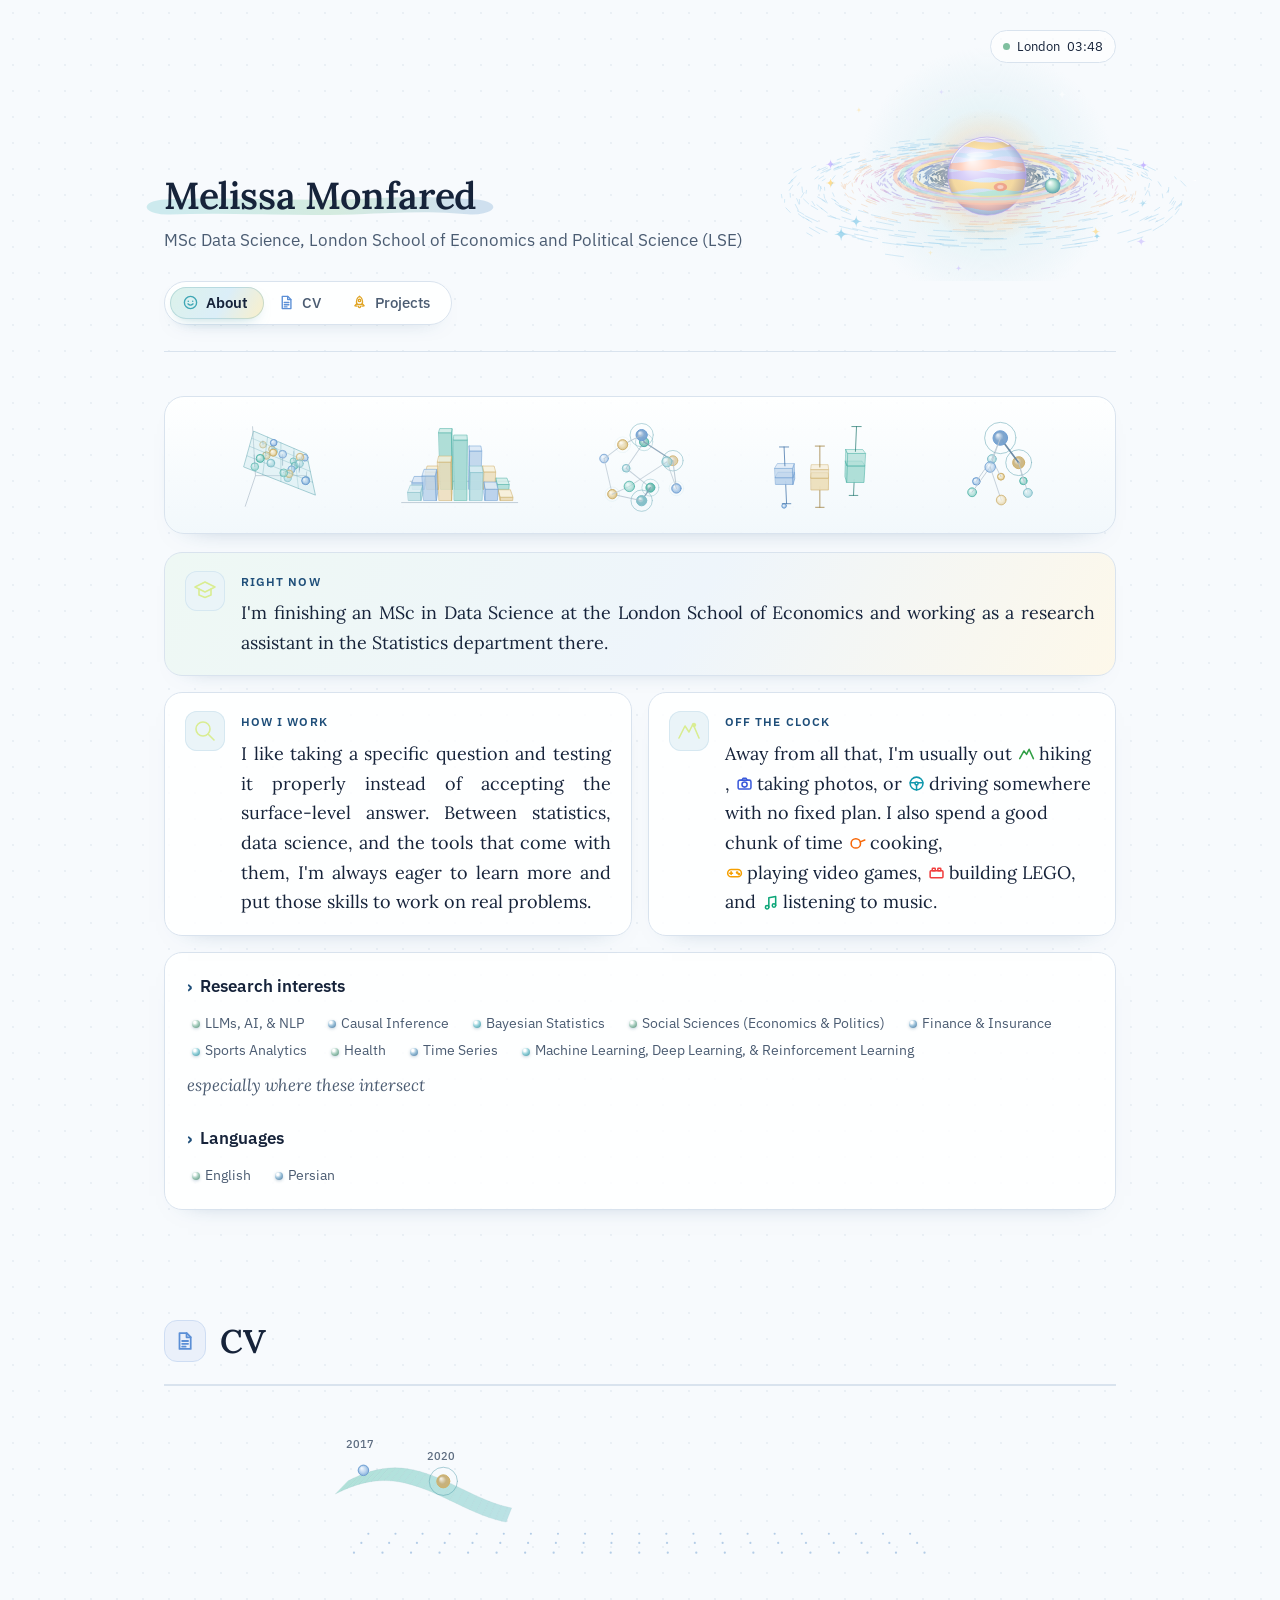
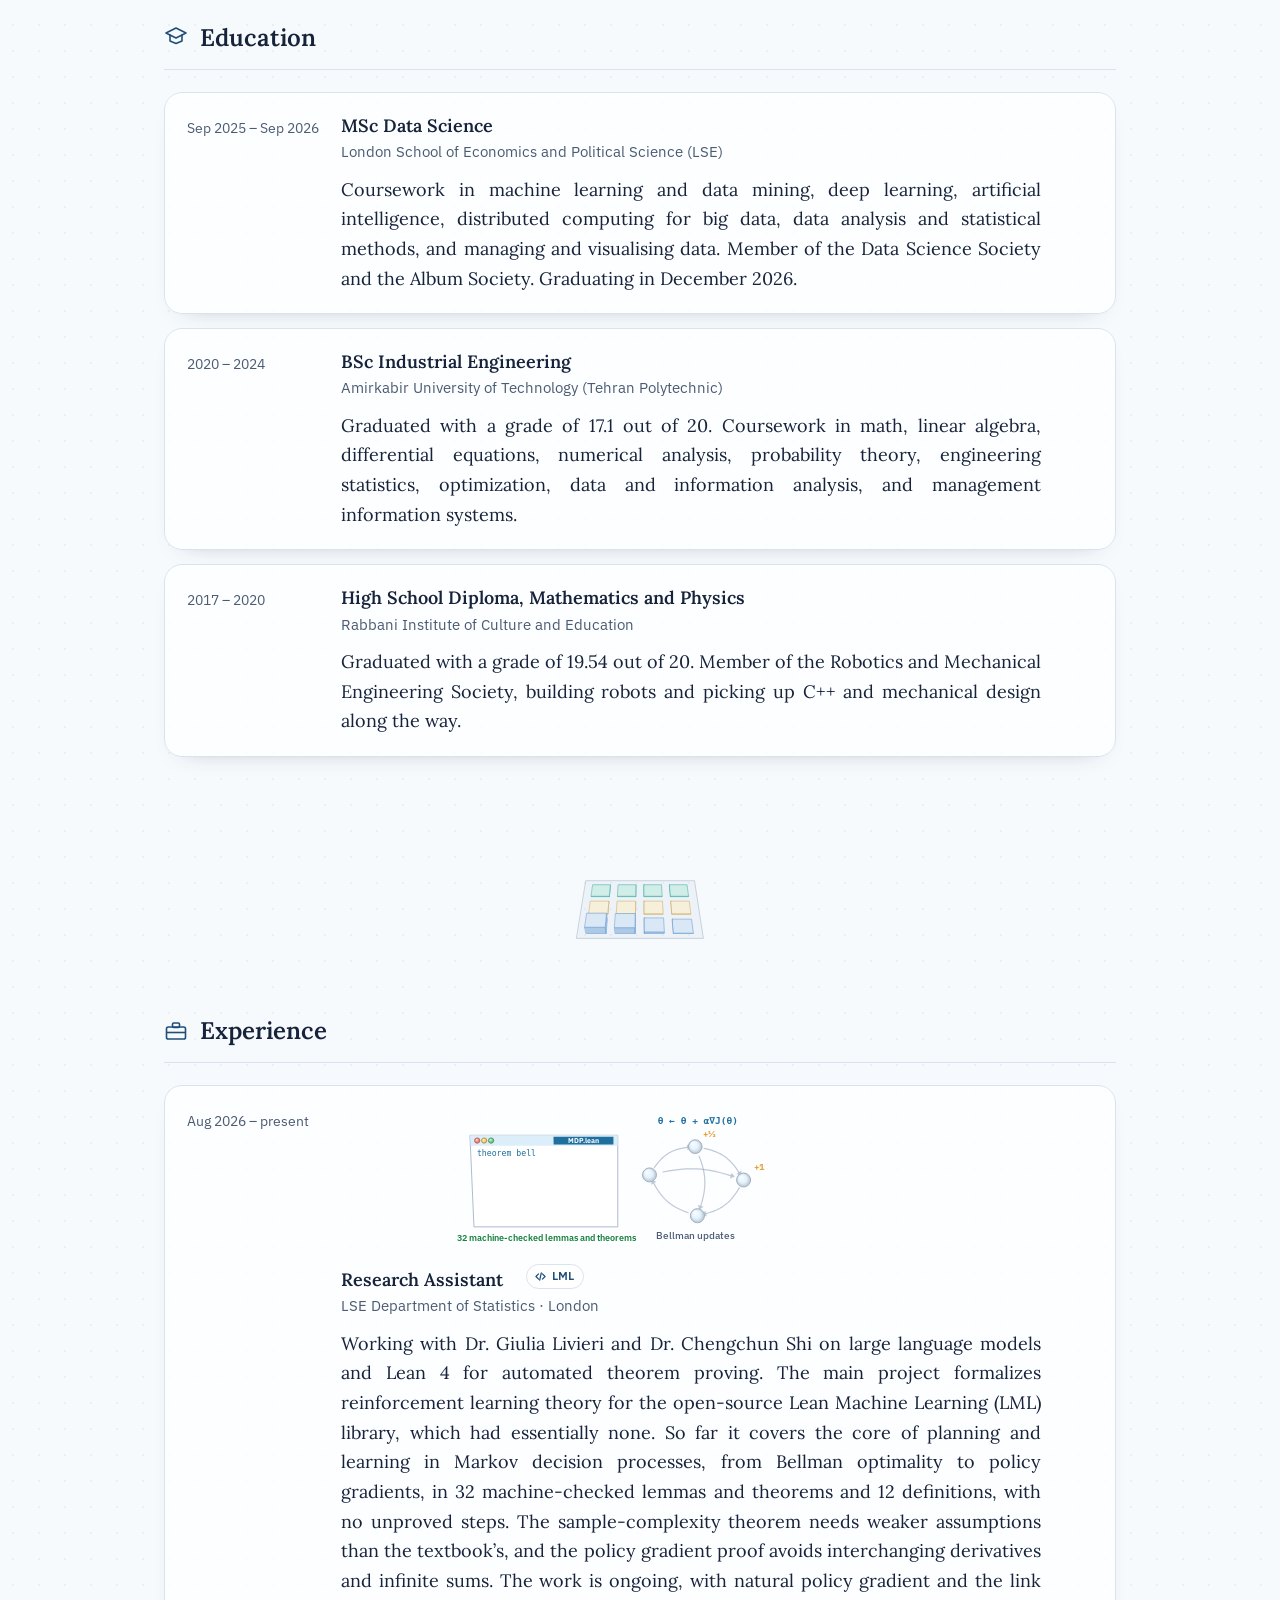
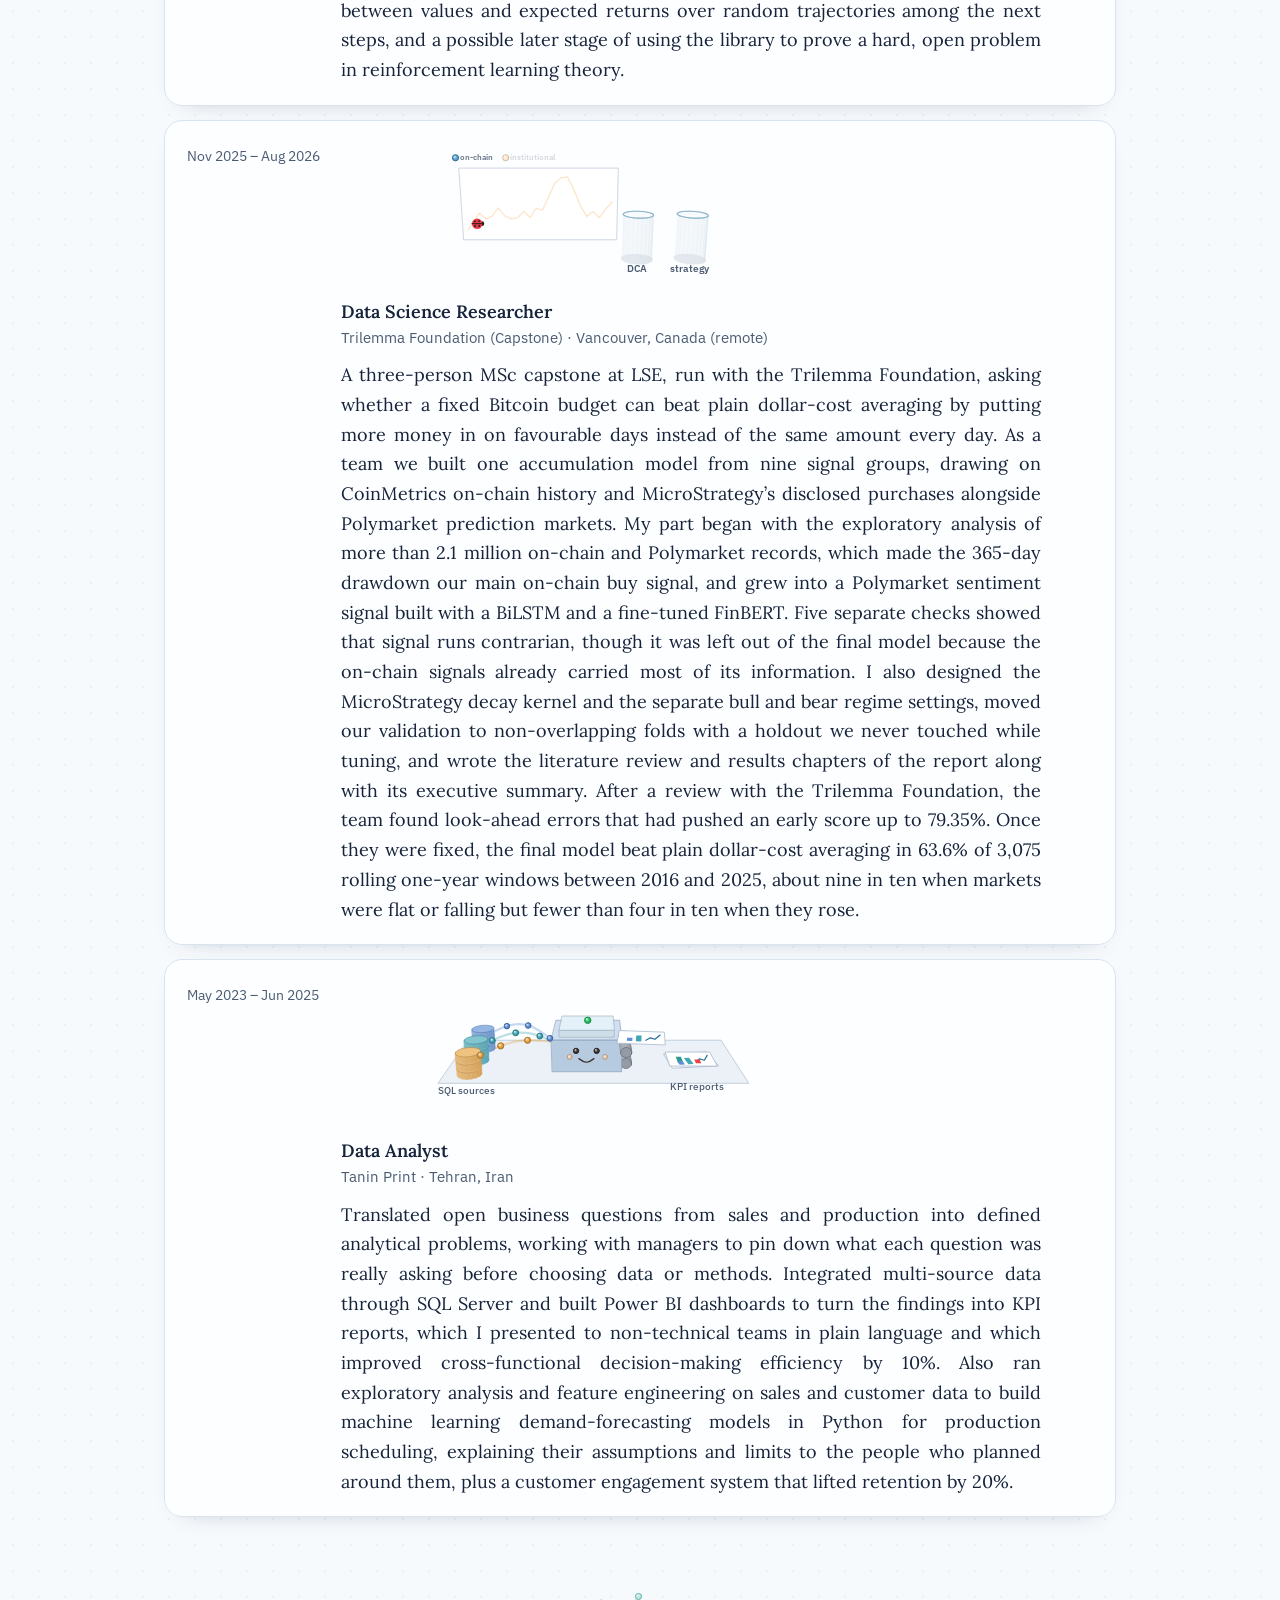
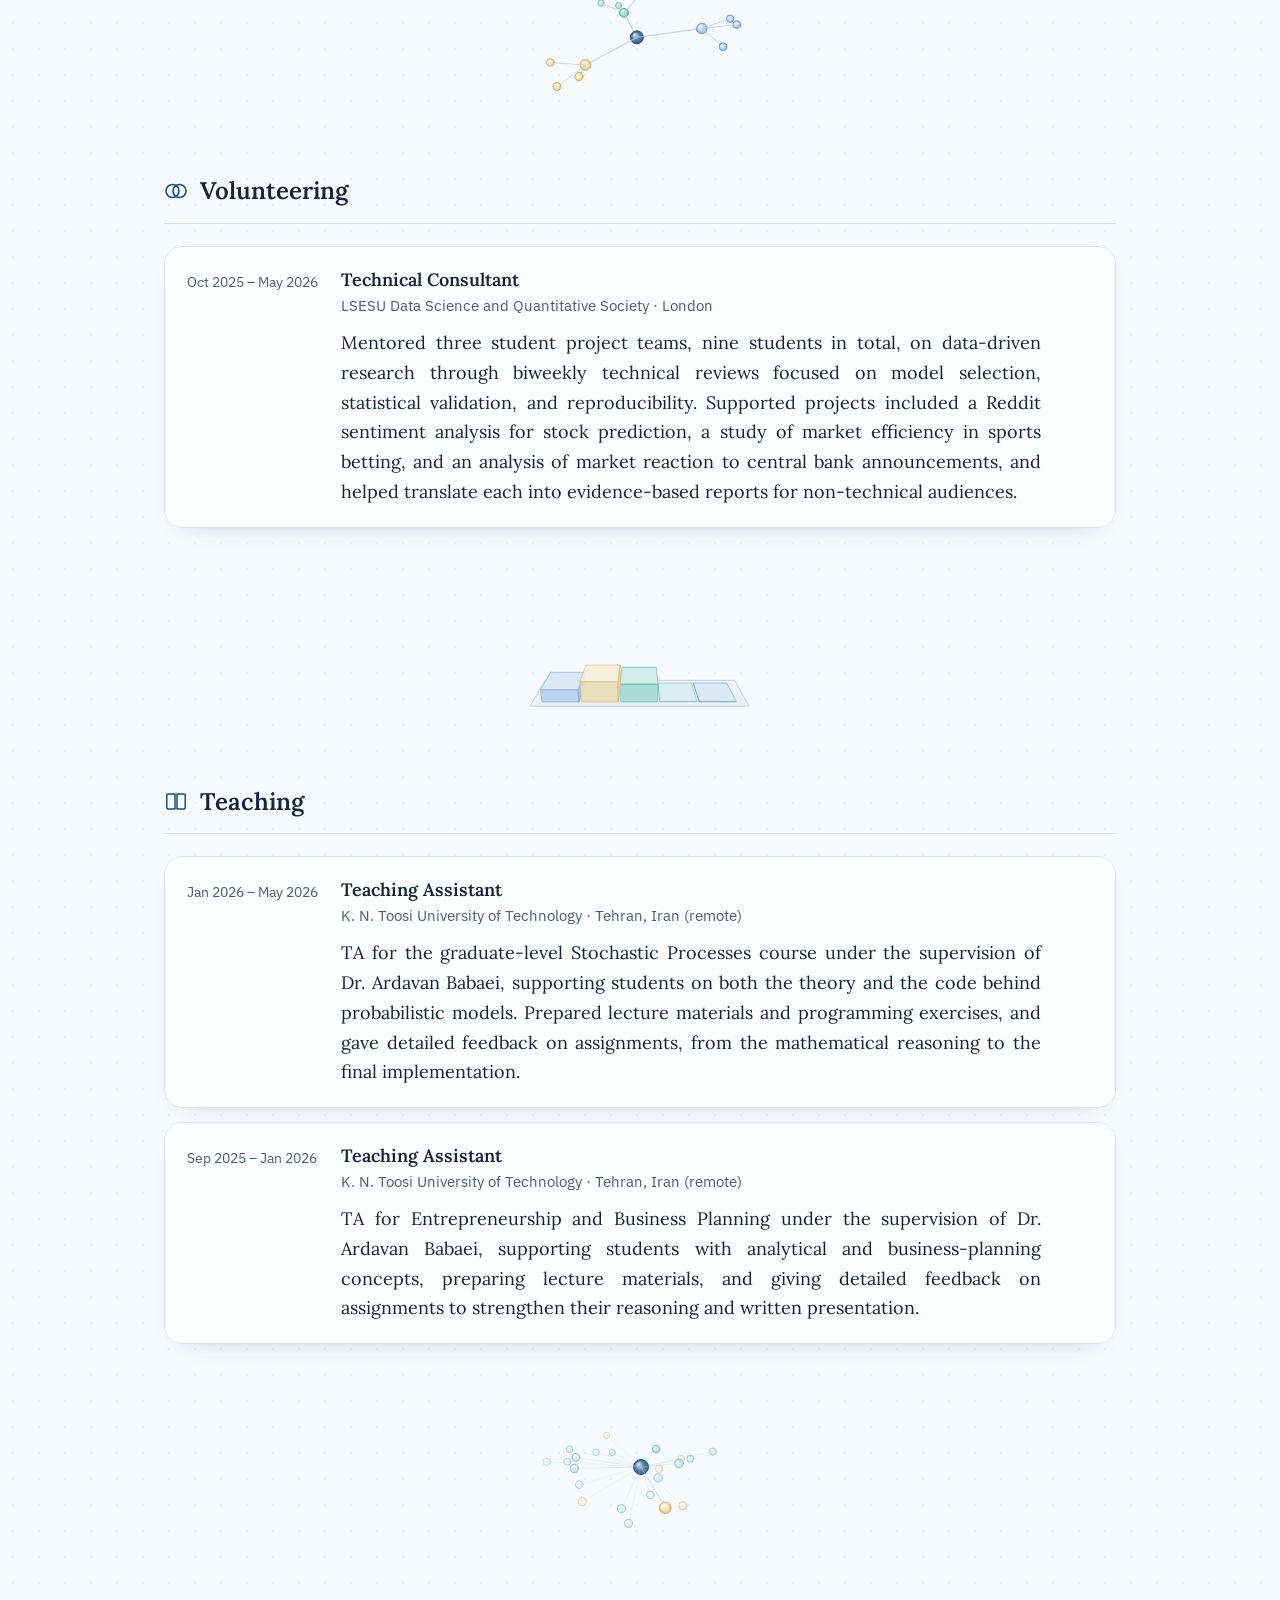
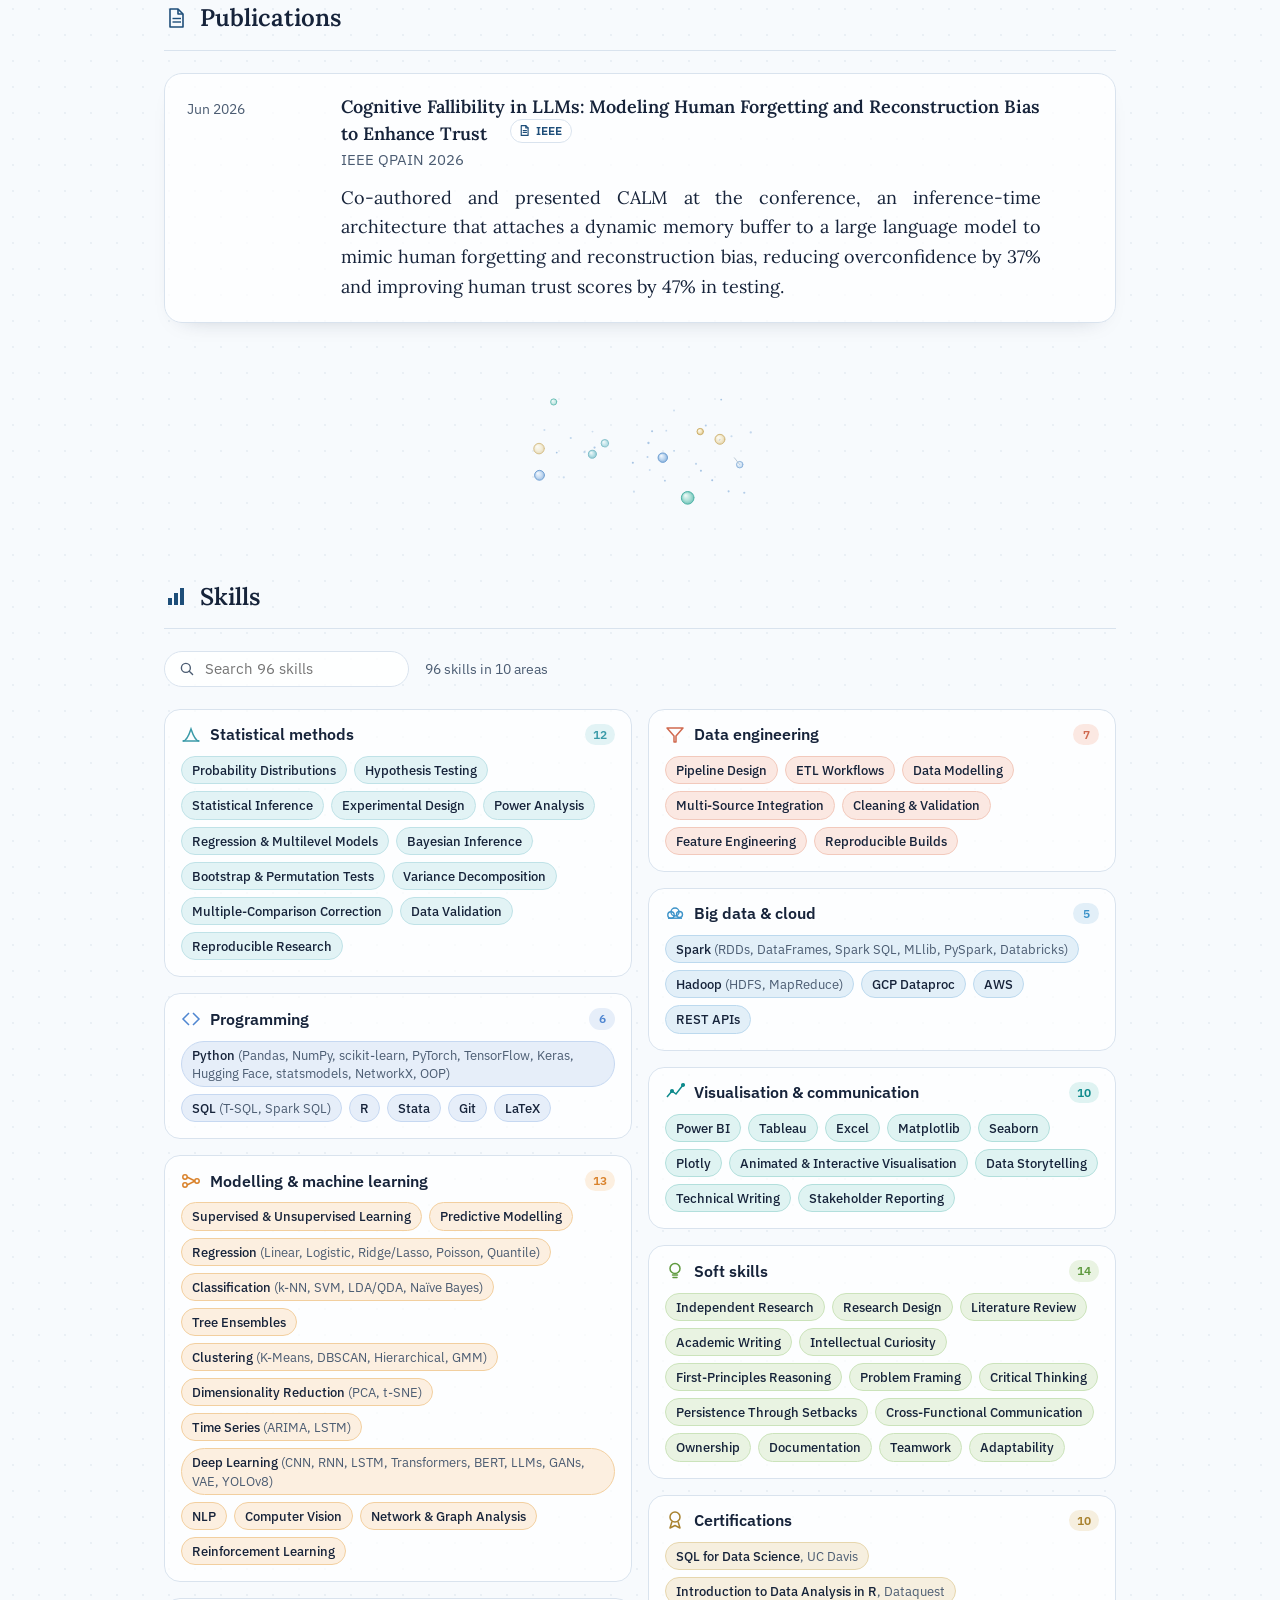
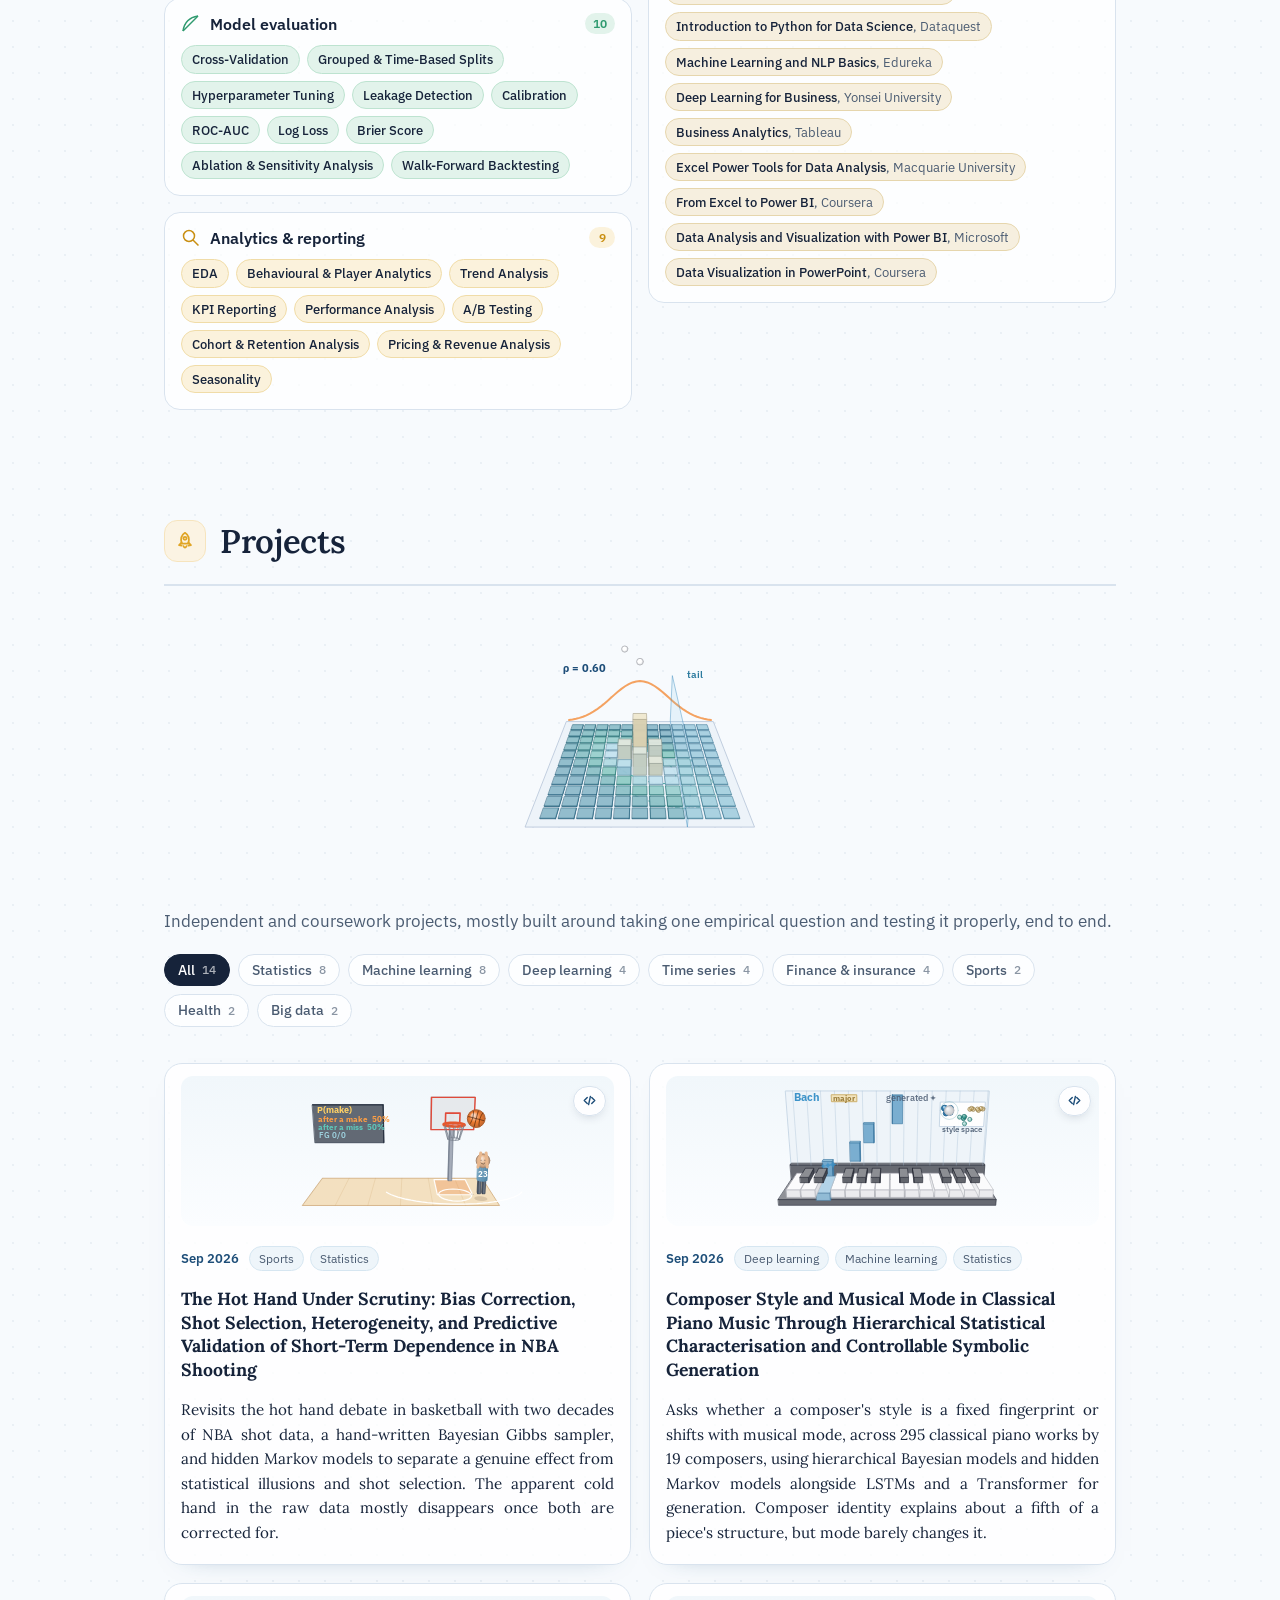
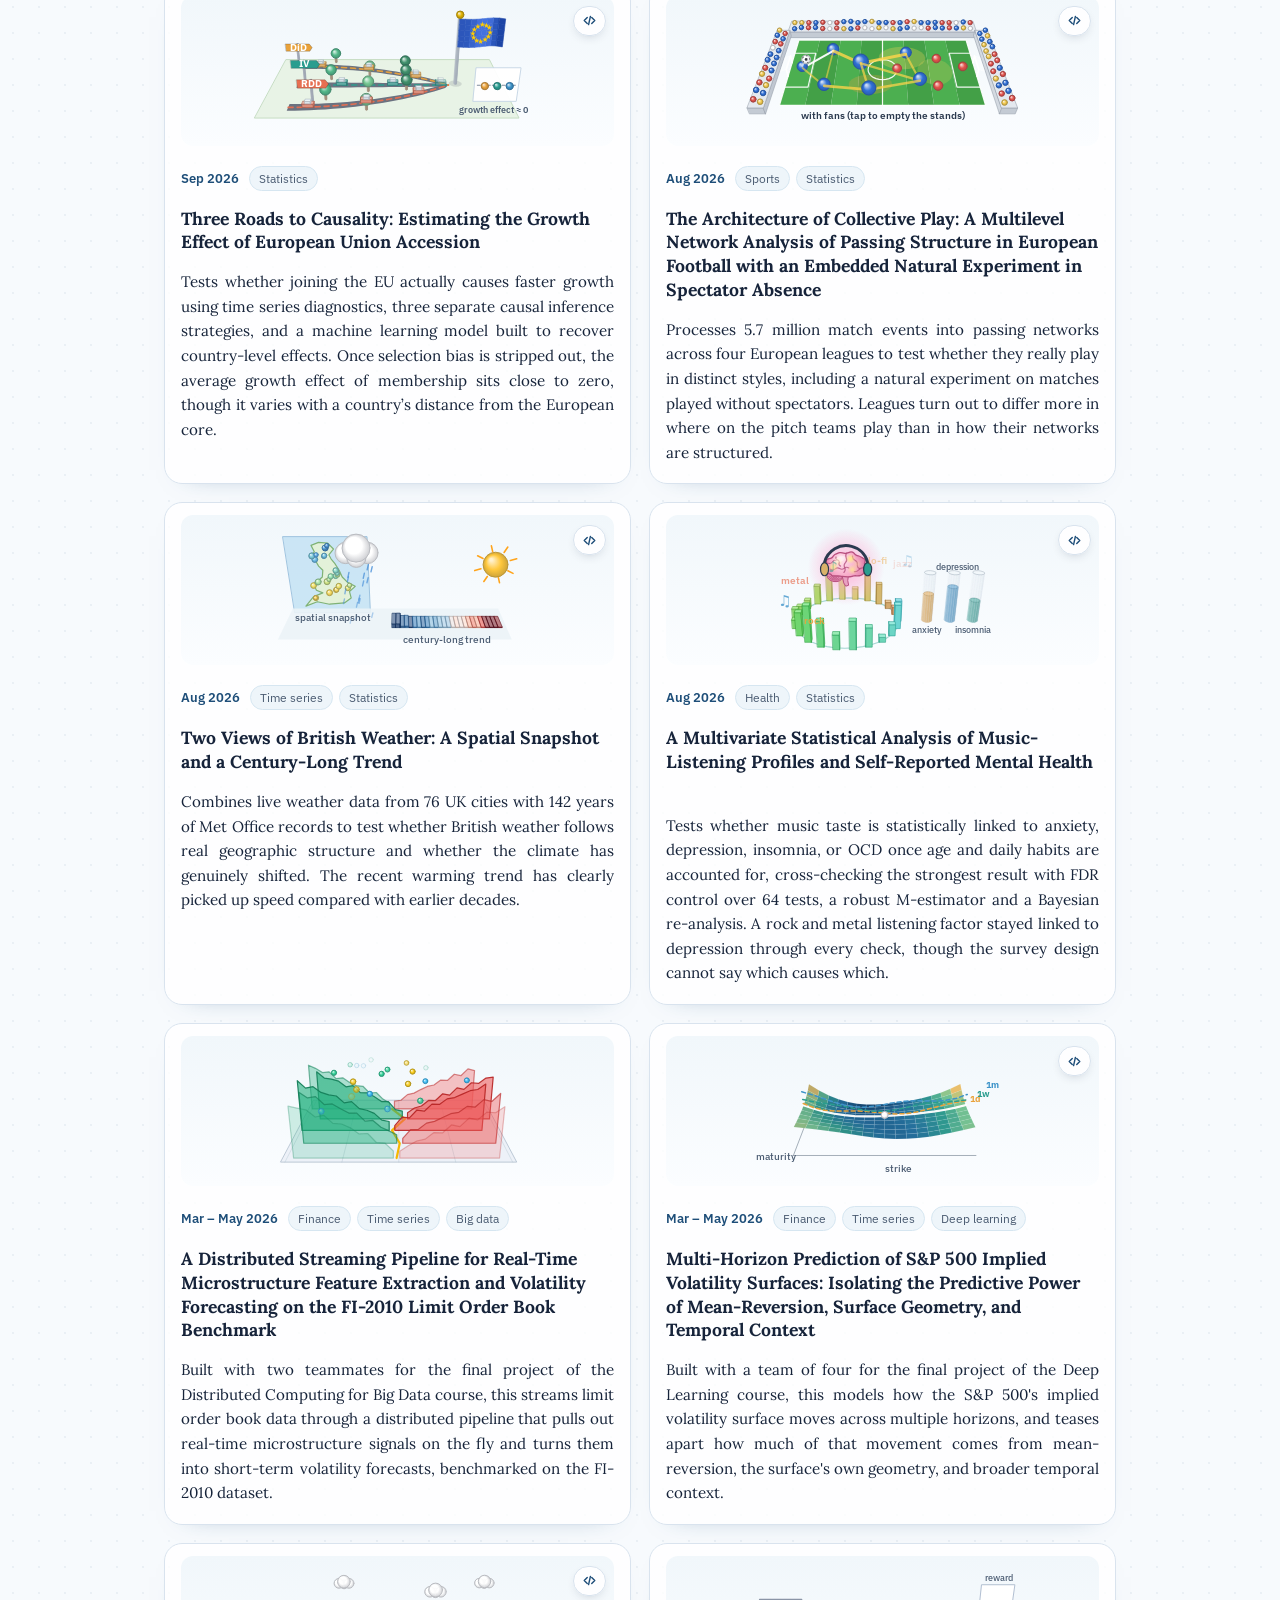
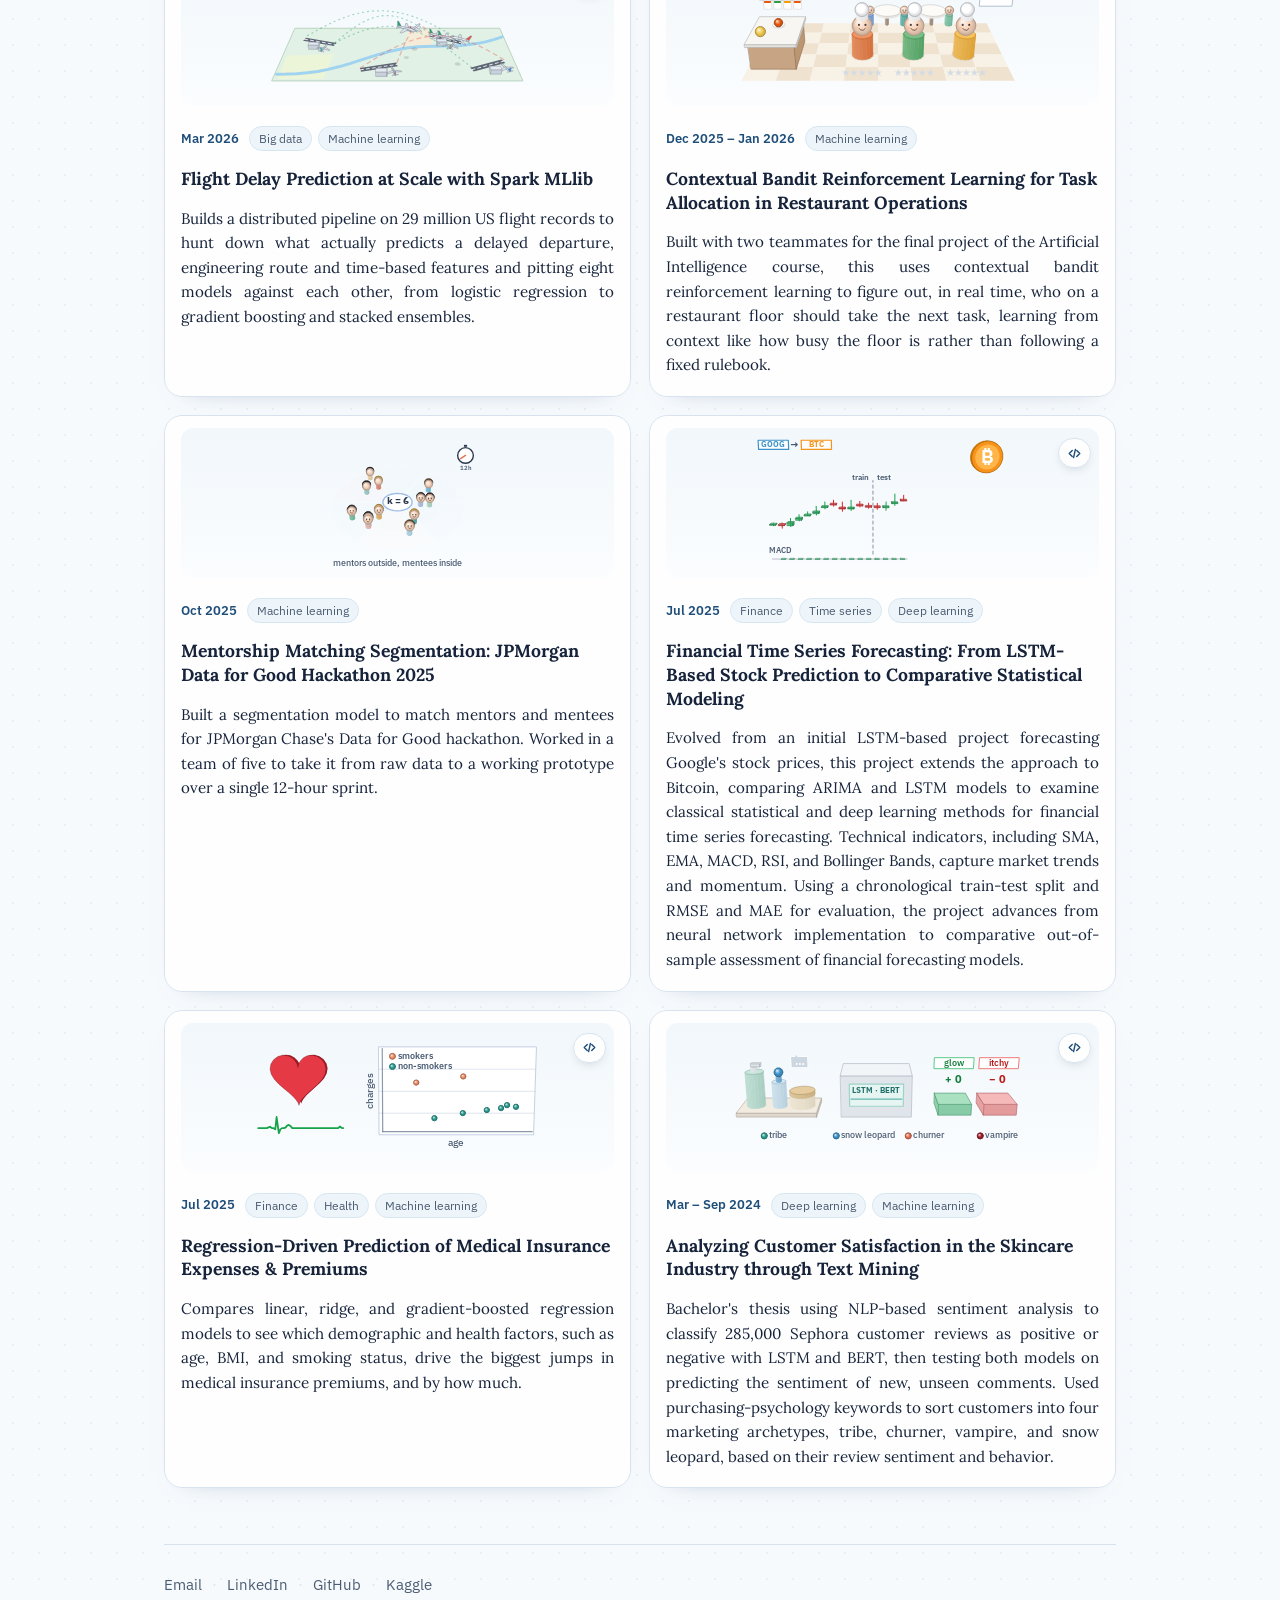
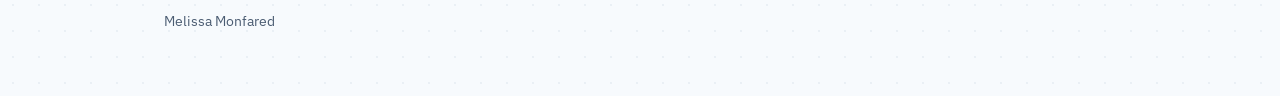
<file: cv.html>
<!DOCTYPE html>
<html lang="en">
<head>
<meta charset="UTF-8">
<title>Melissa Monfared</title>
<meta http-equiv="refresh" content="0; url=index.html#cv">
<link rel="canonical" href="index.html#cv">
<script>location.replace('index.html#cv')</script>
</head>
<body>
<p><a href="index.html#cv">Go to the CV</a></p>
</body>
</html>
</file>
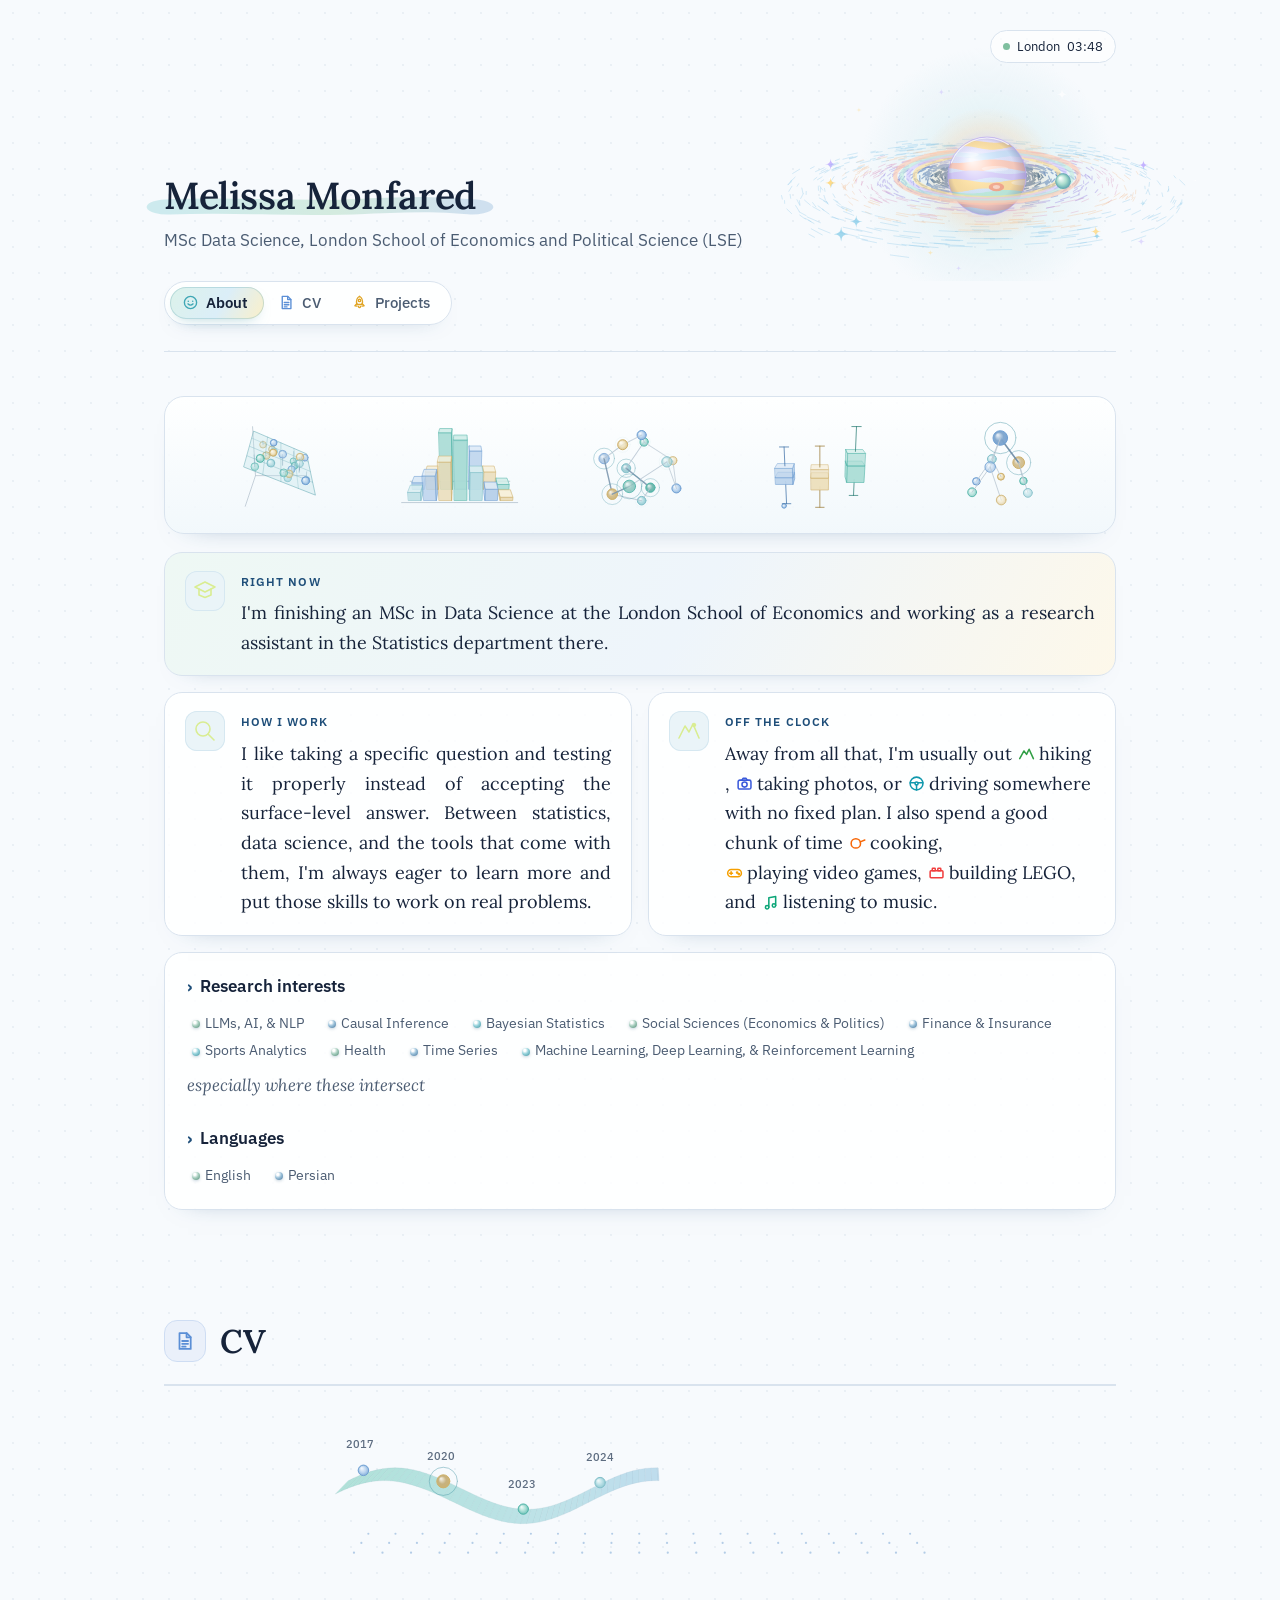
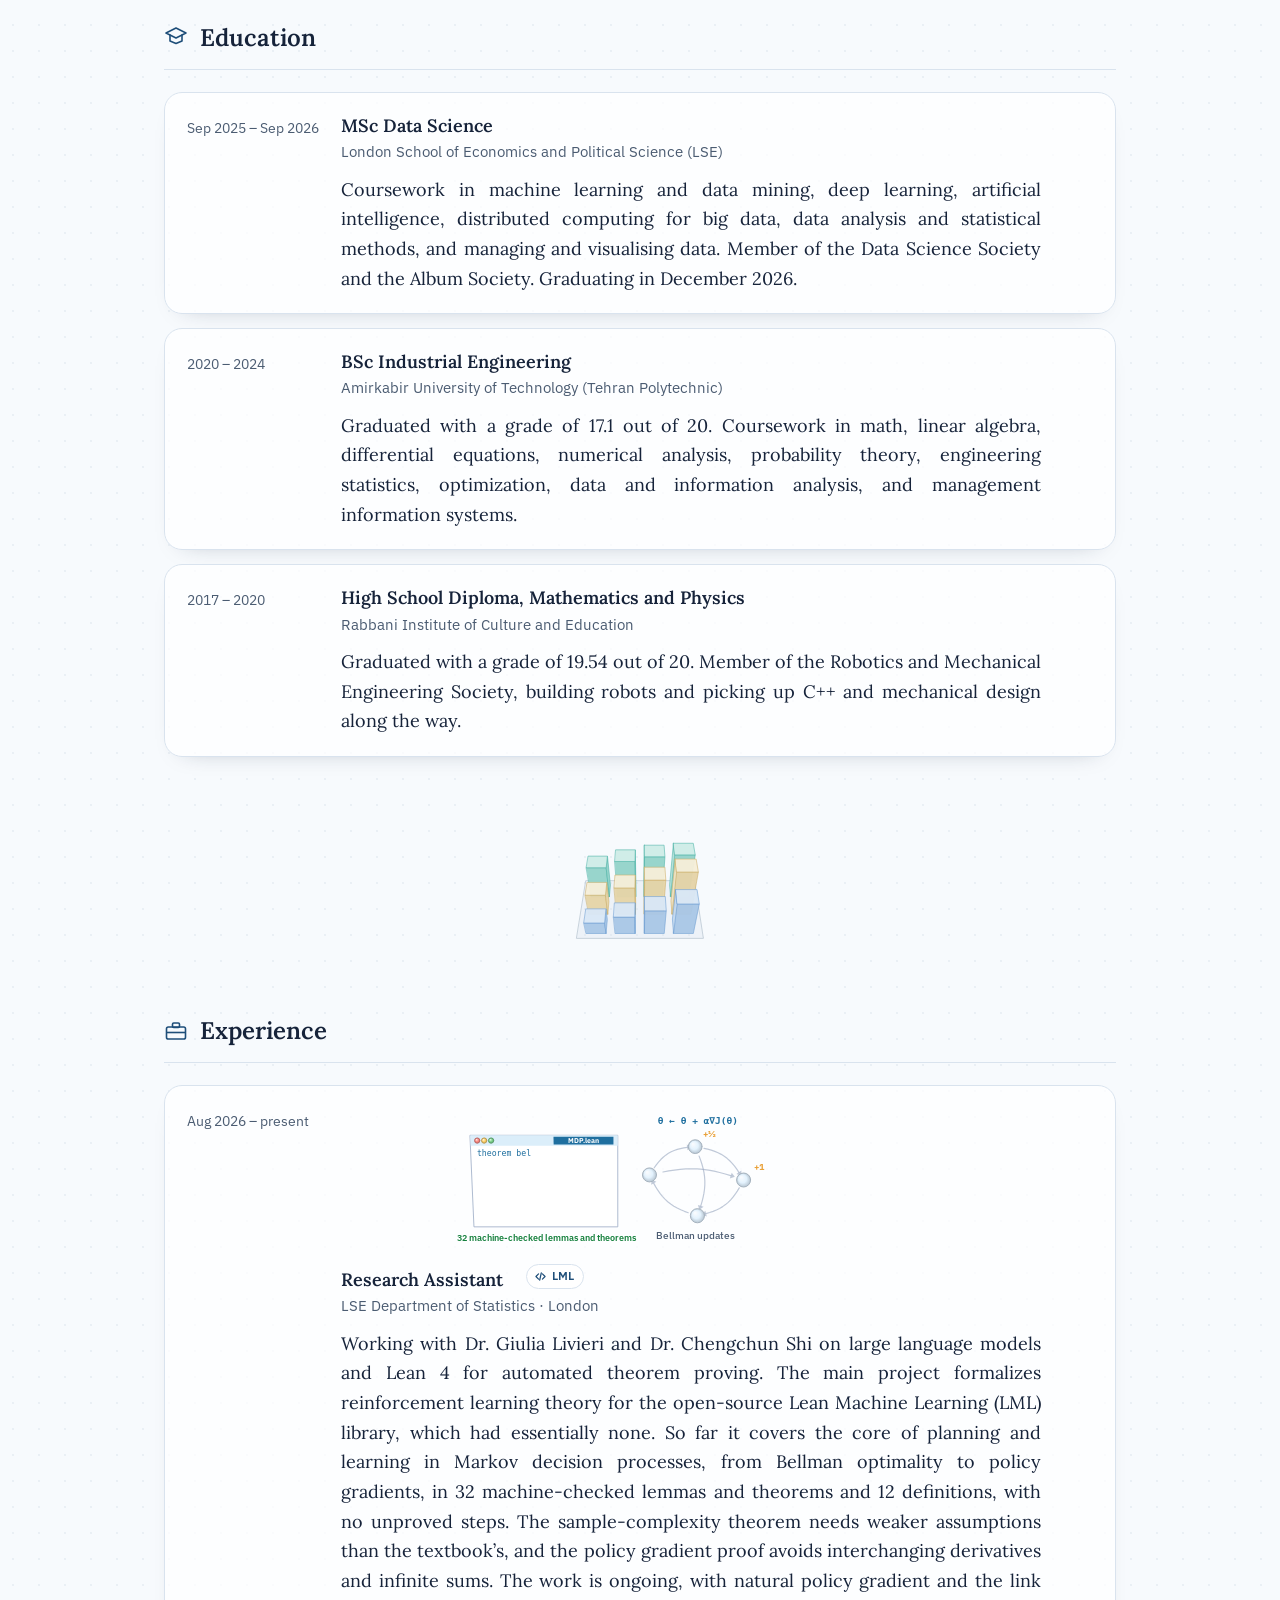
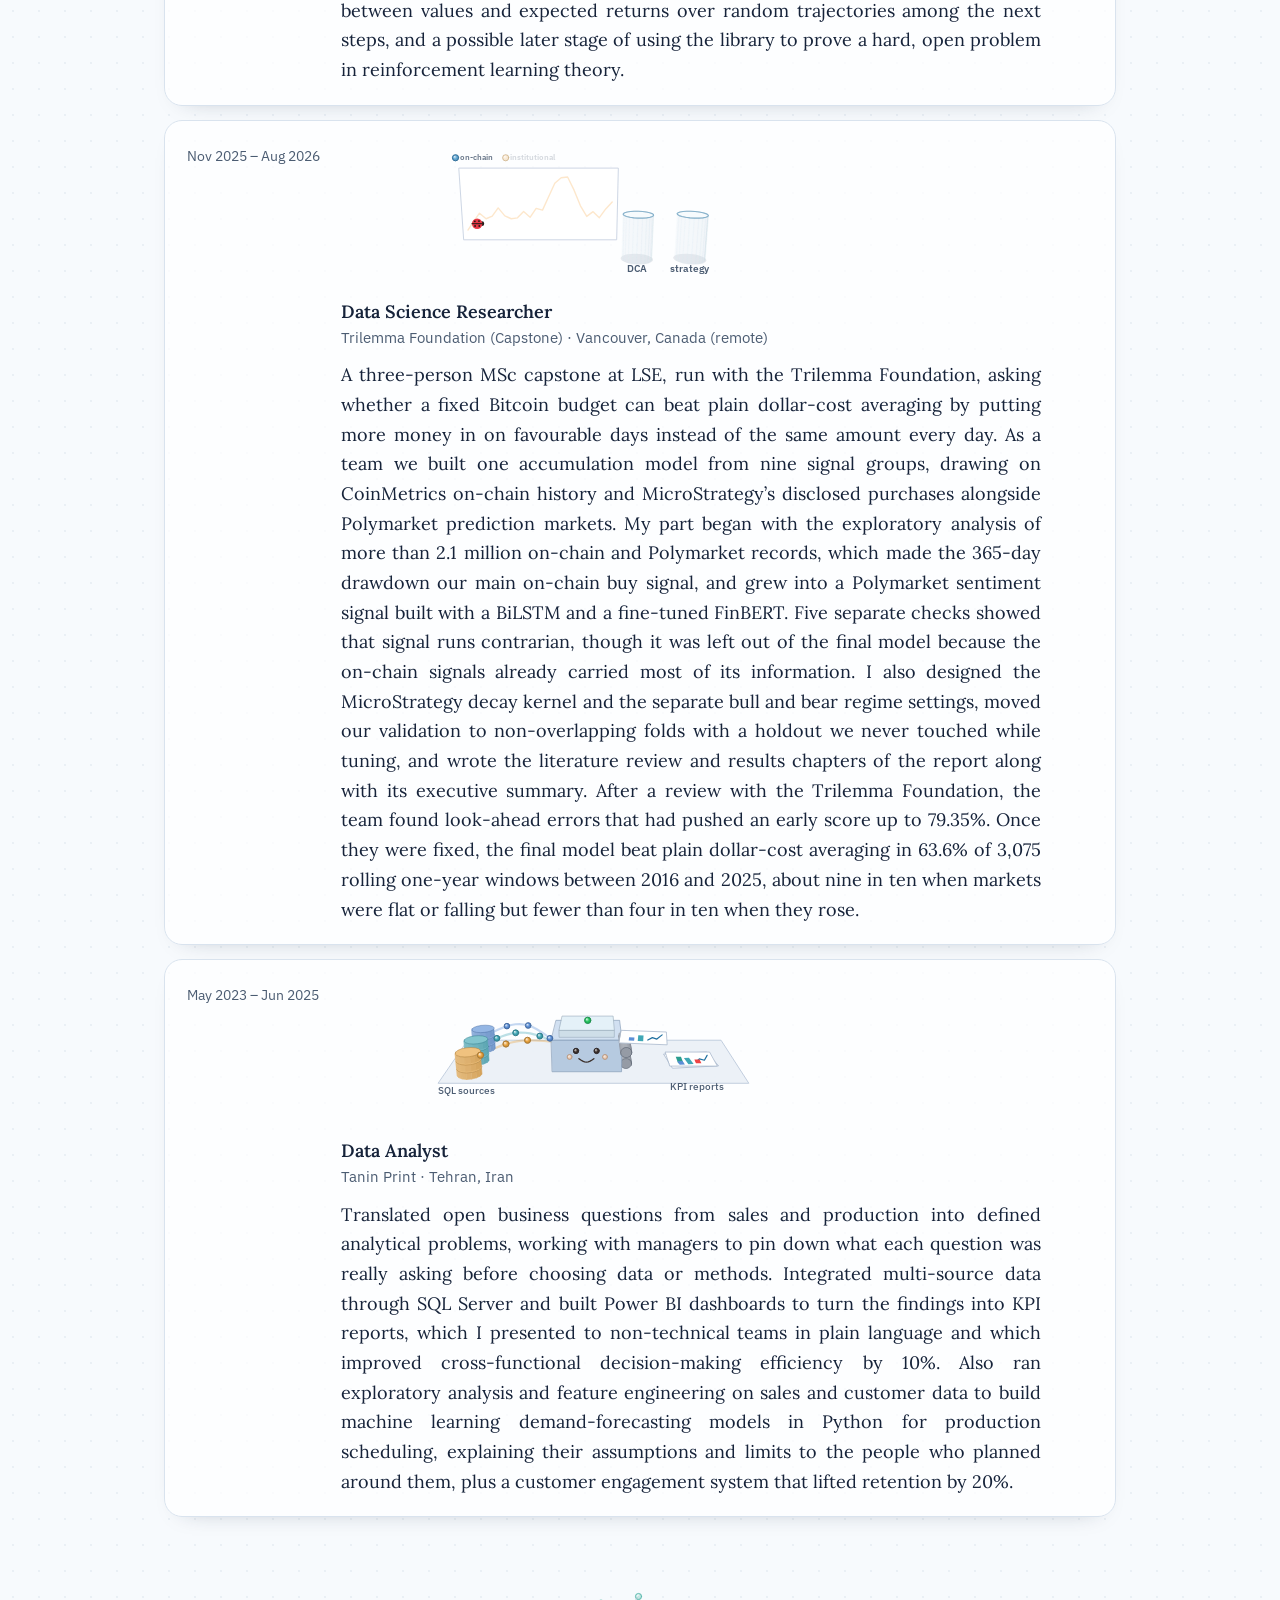
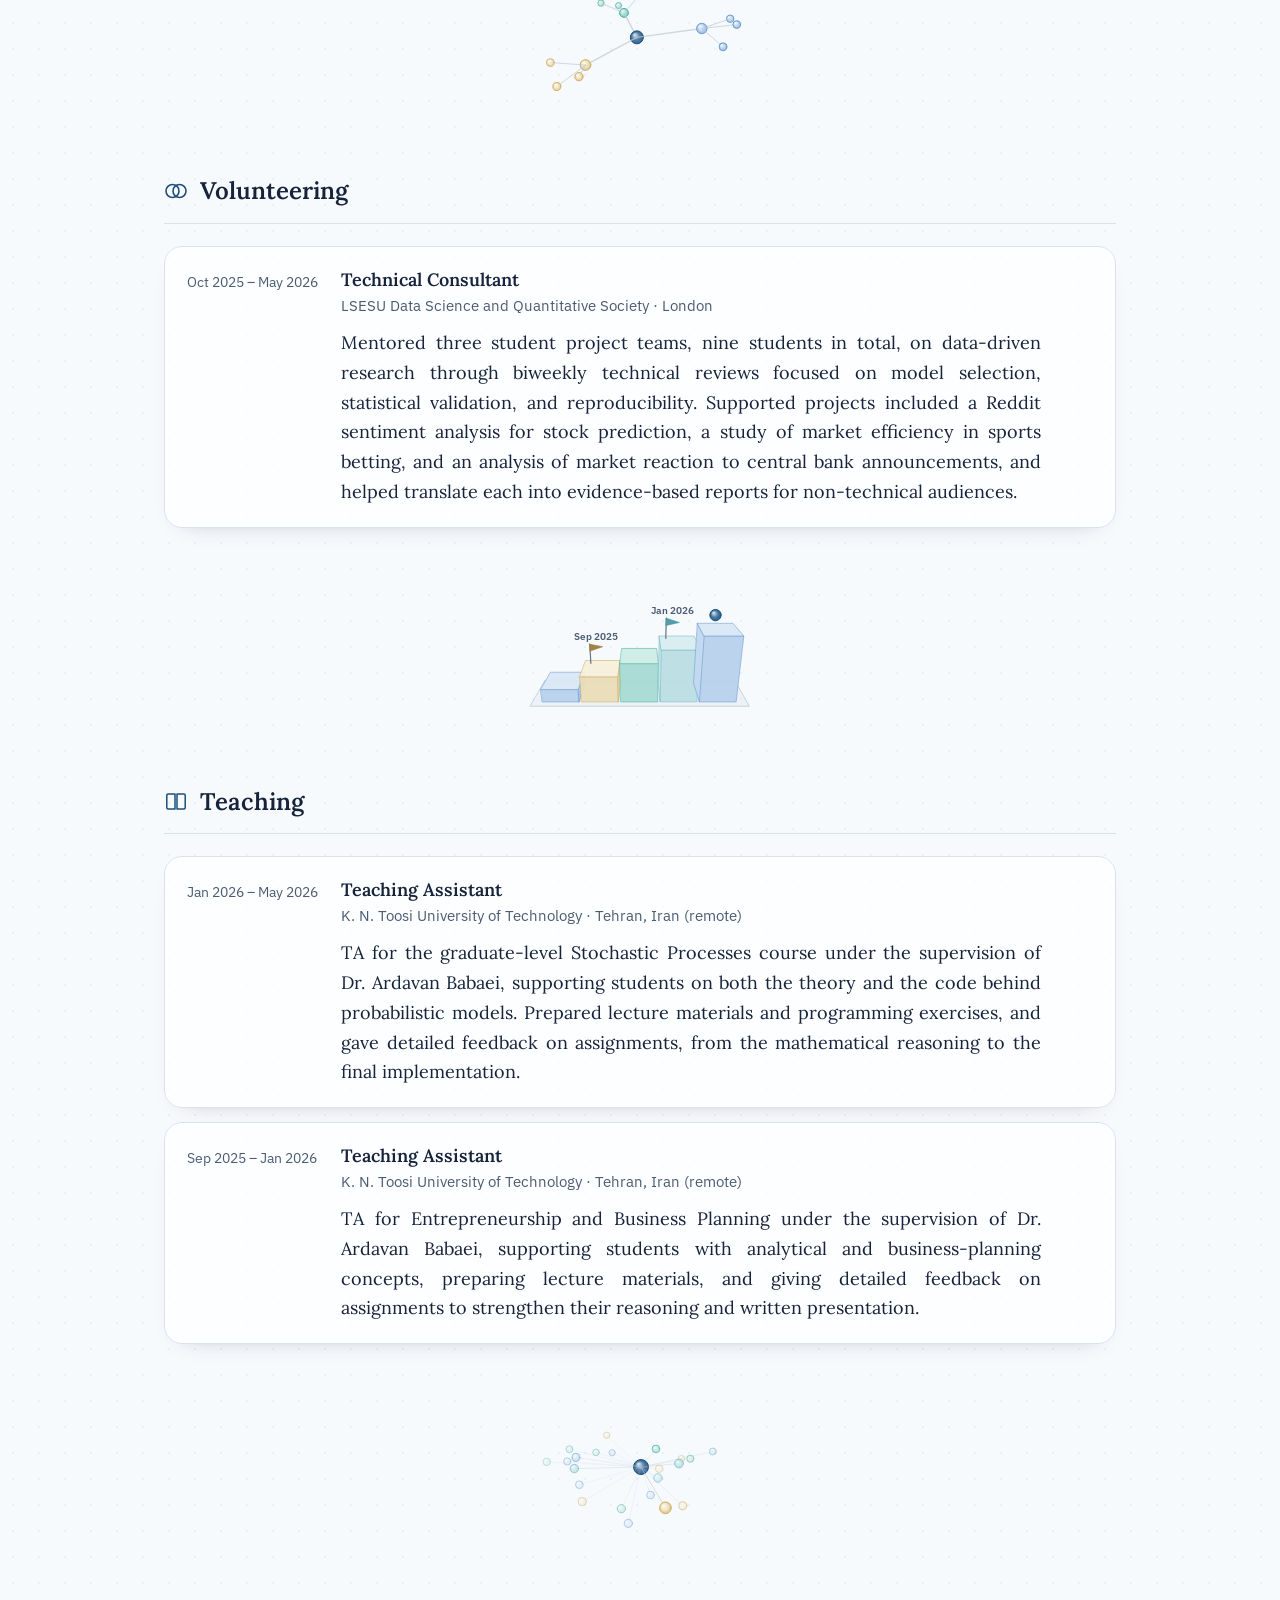
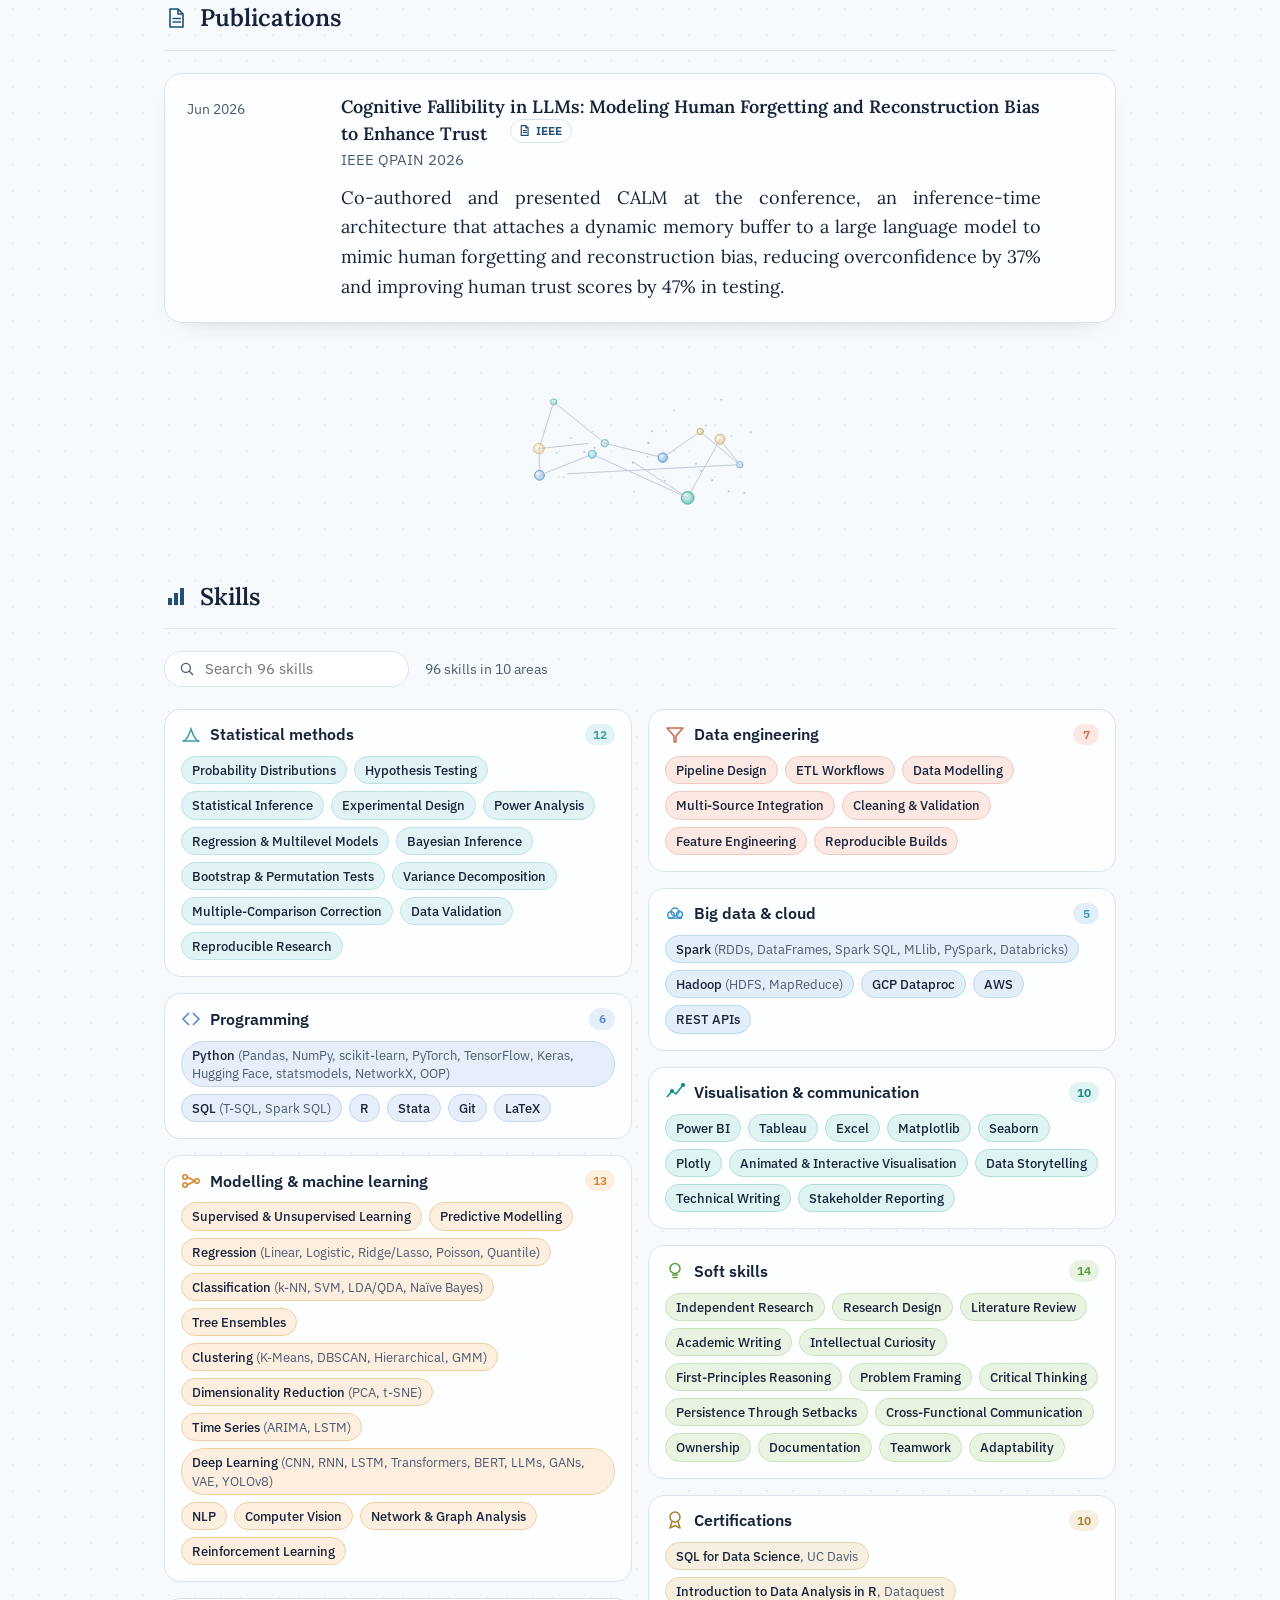
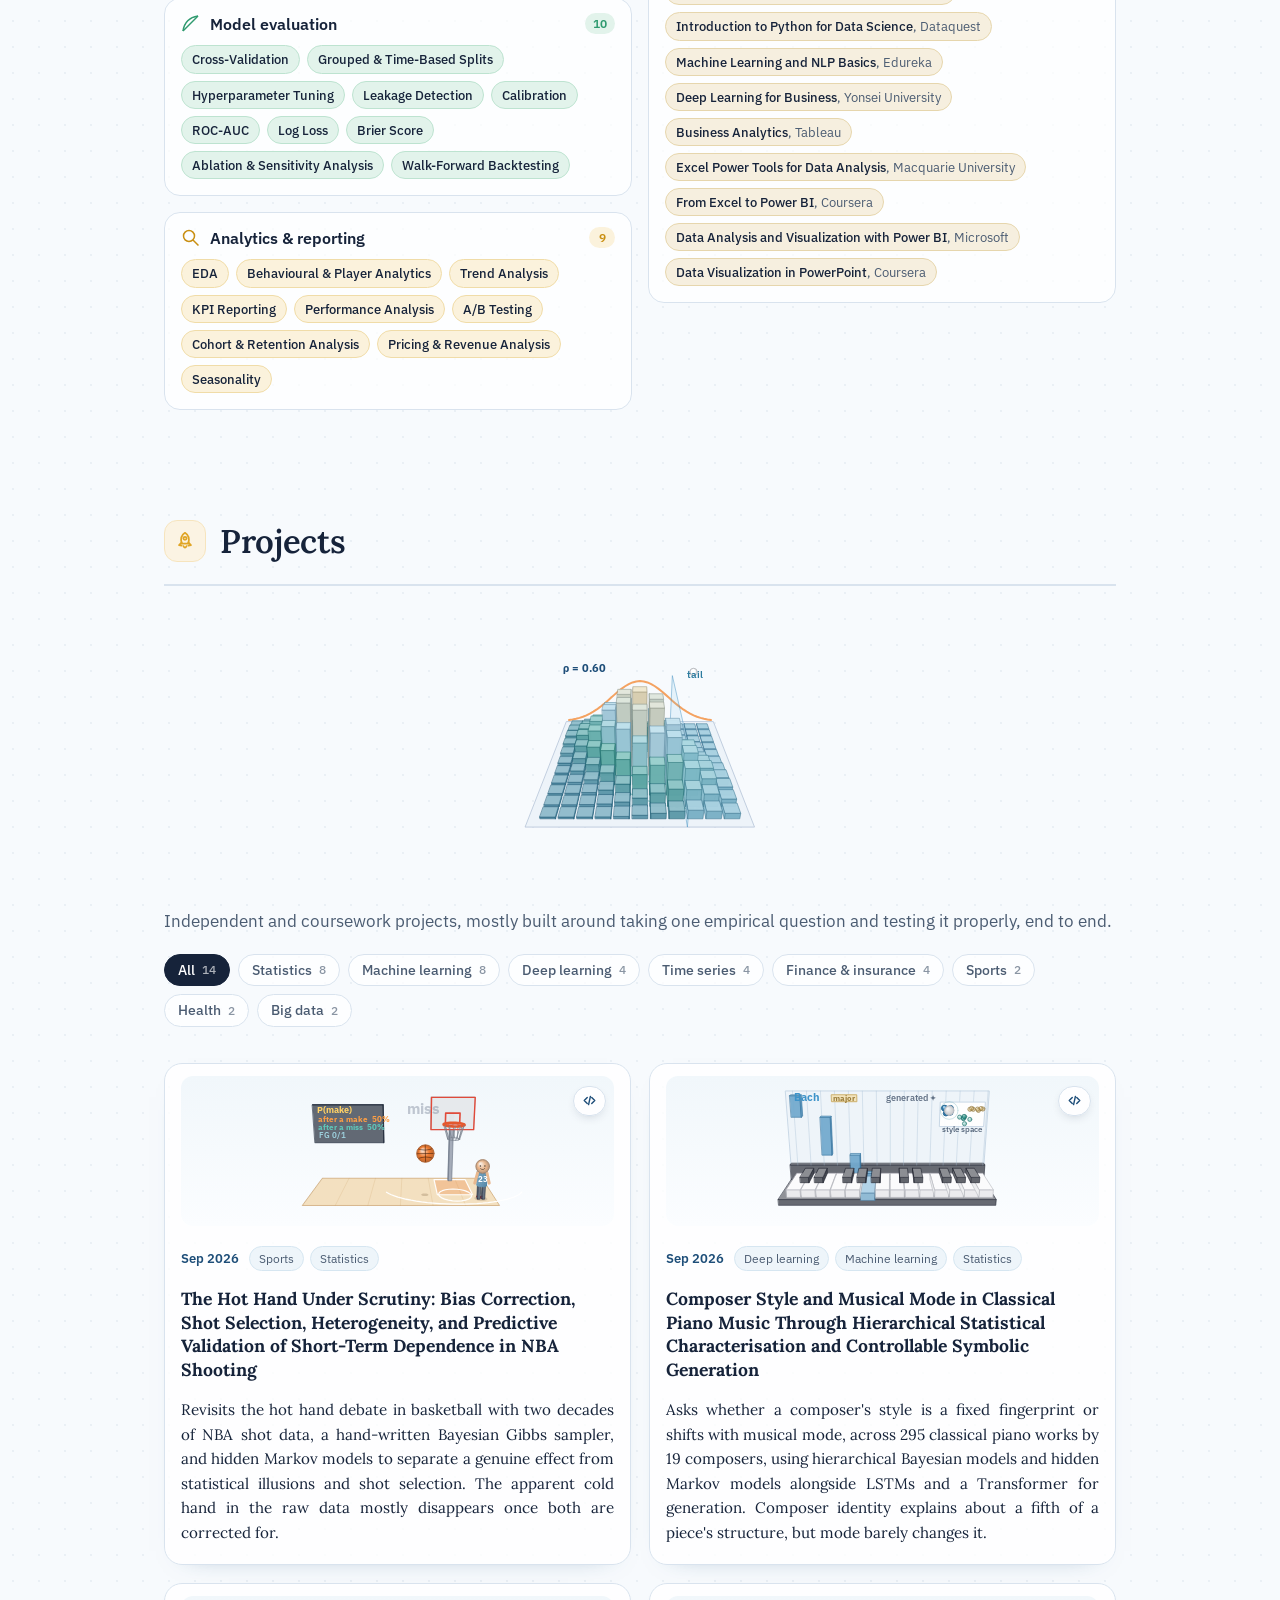
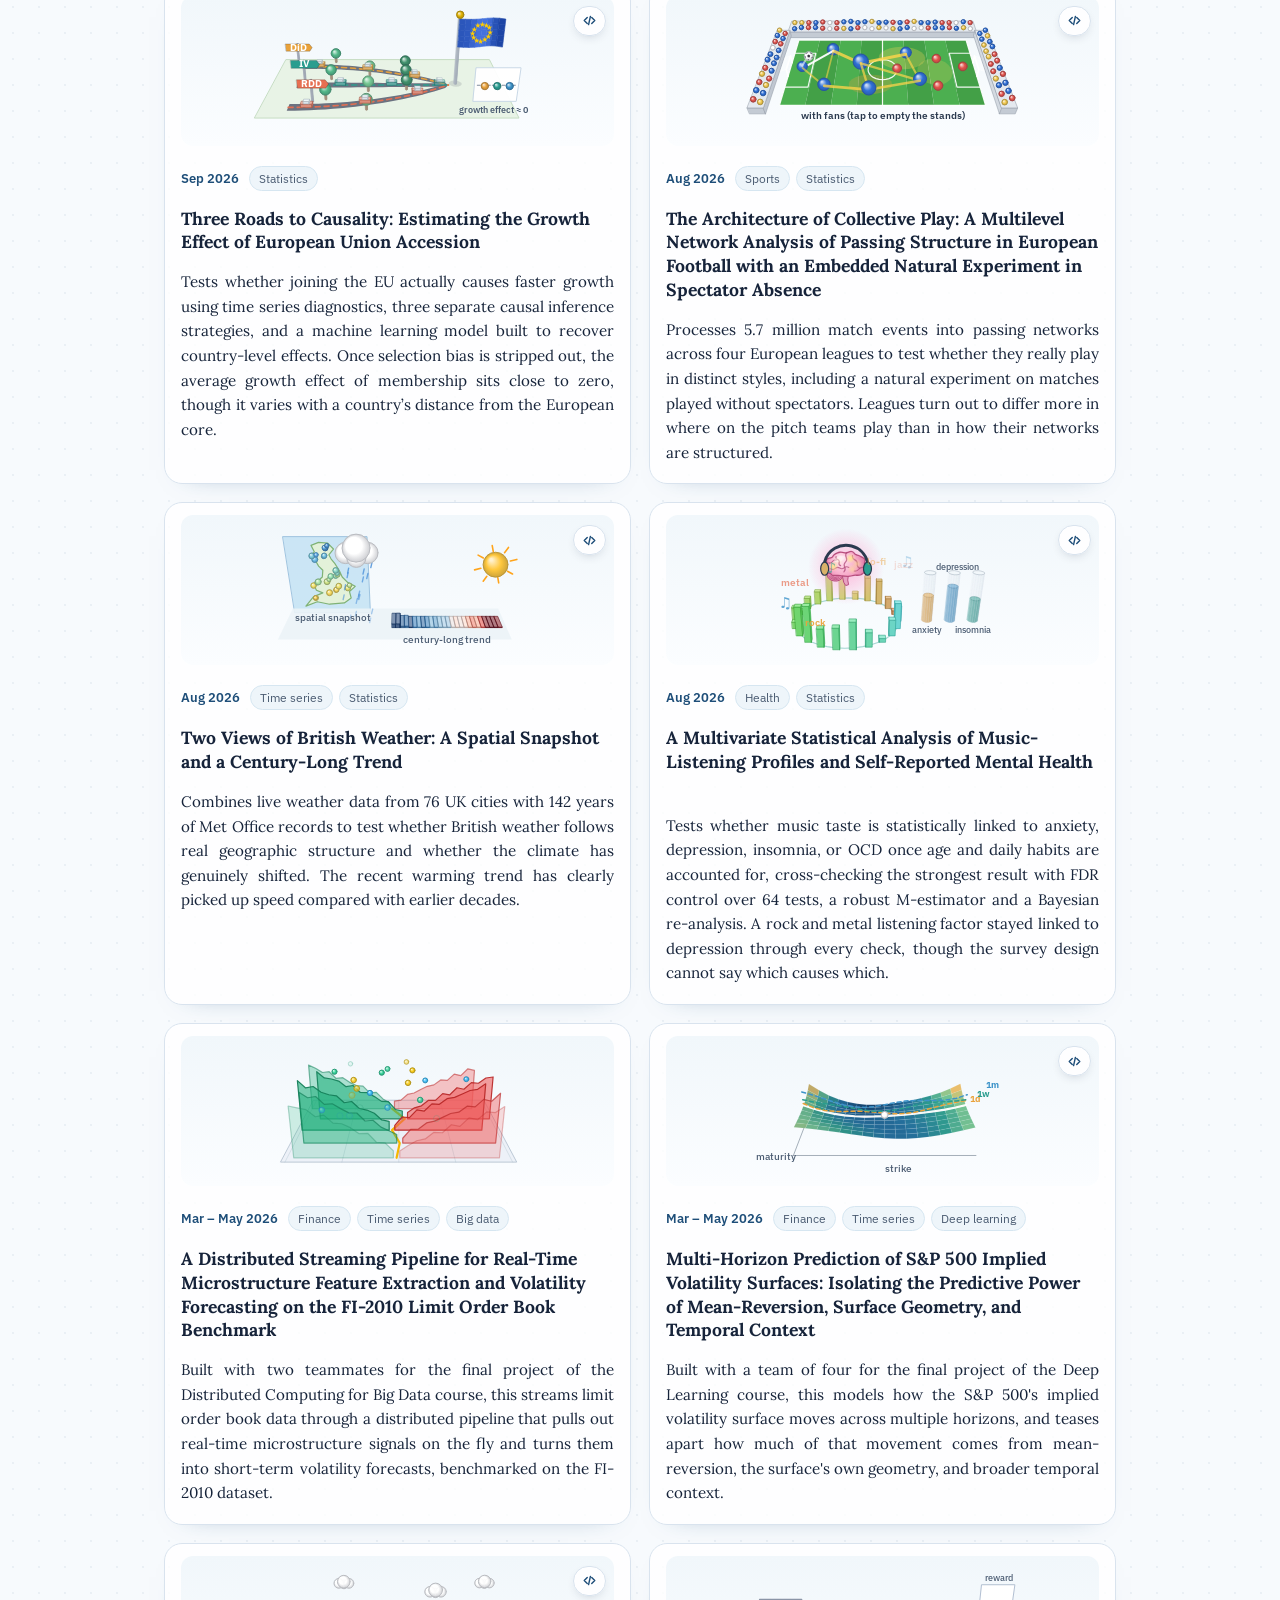
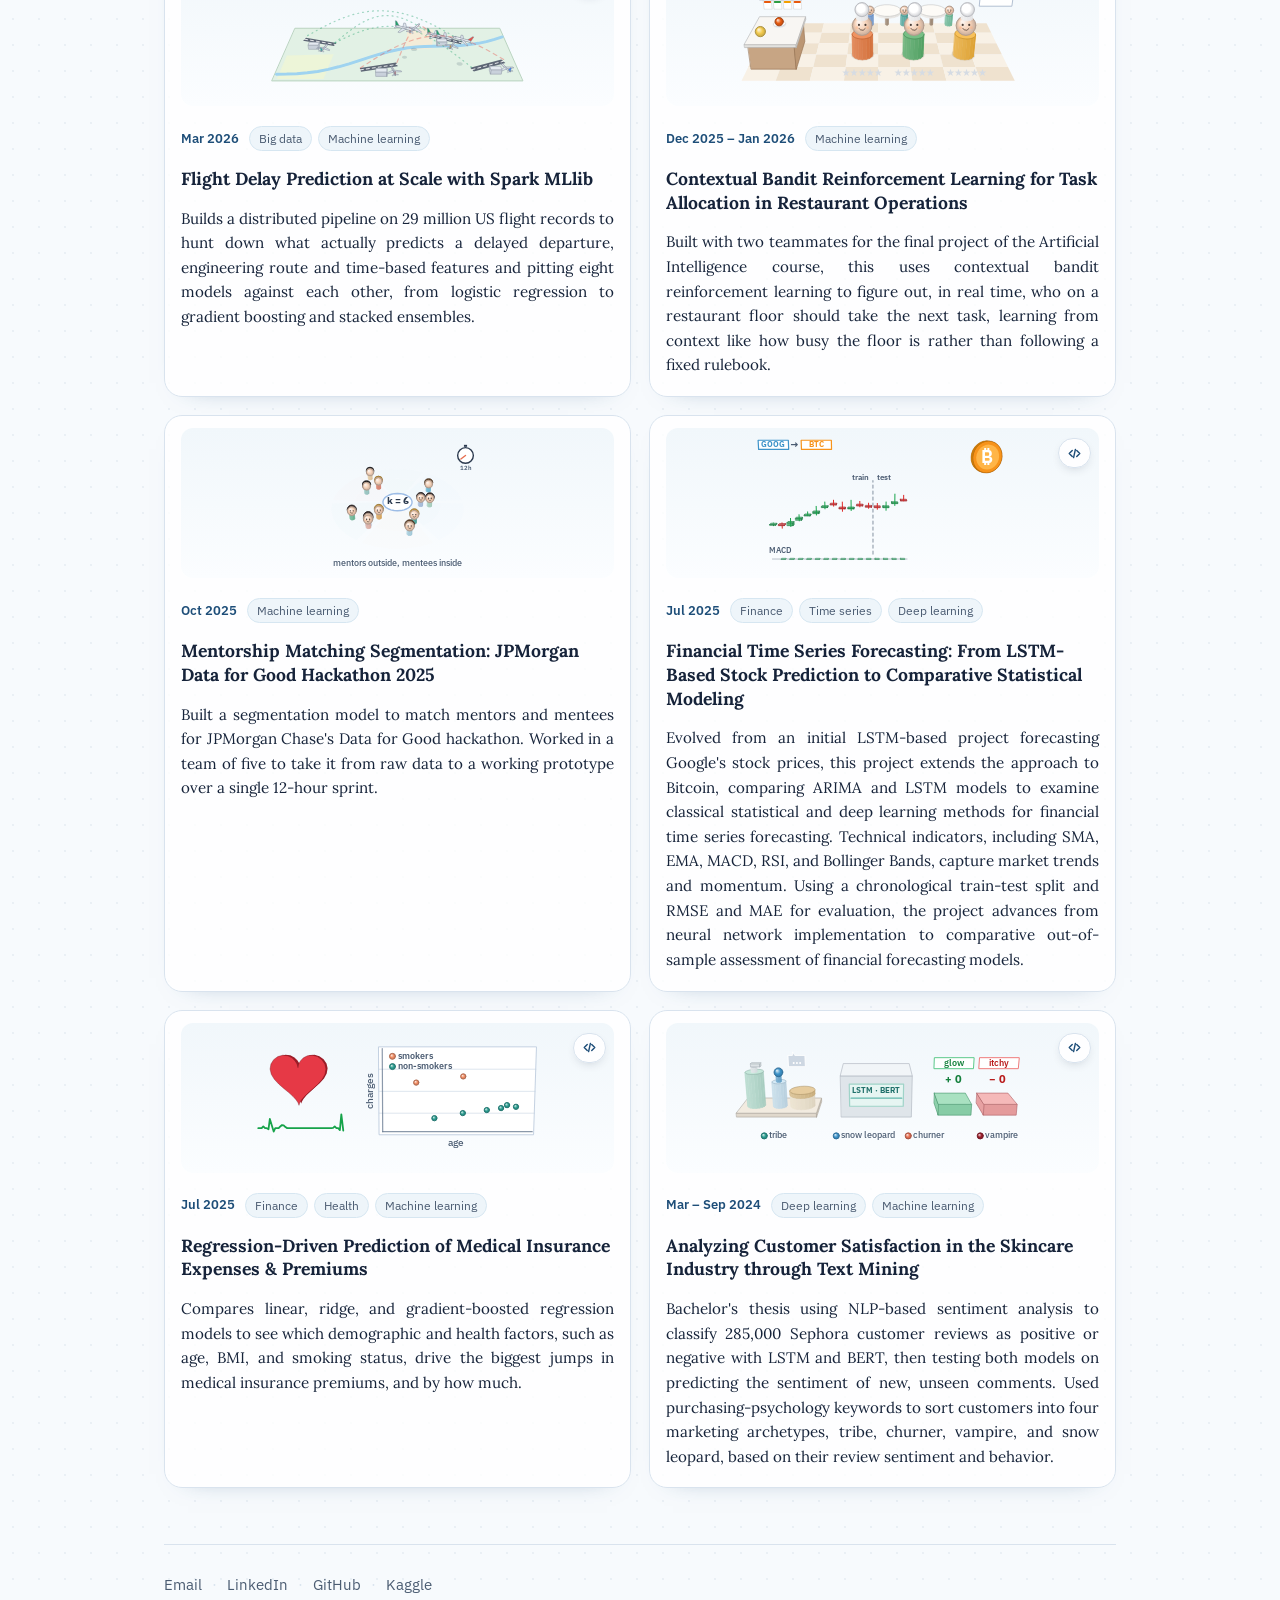
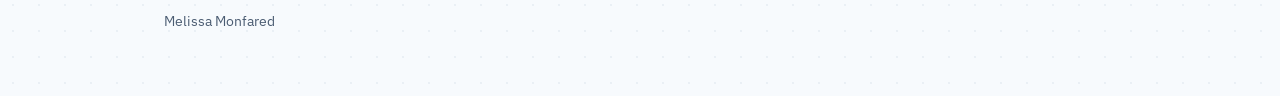
<file: projects.html>
<!DOCTYPE html>
<html lang="en">
<head>
<meta charset="UTF-8">
<title>Melissa Monfared</title>
<meta http-equiv="refresh" content="0; url=index.html#projects">
<link rel="canonical" href="index.html#projects">
<script>location.replace('index.html#projects')</script>
</head>
<body>
<p><a href="index.html#projects">Go to the projects</a></p>
</body>
</html>
</file>
<file: styles.css>
:root {
  --color-bg: #f7fafd;
  --color-bg-alt: #eef3f9;
  --color-ink: #16233a;
  --color-ink-soft: #4b5c72;
  --color-accent: #1e4e79;
  --color-accent-hover: #123249;
  --color-accent-warm: #c9922f;
  --color-line: #d9e3ee;

  --viz-dim: #ccd6df;
  --viz-b: #bcd6e3;
  --viz-a: #c9ddd5;
  --viz-c: #e9e2d2;
  --viz-y-pale: #b8e0e6;
  --viz-y1: #d9ed92;
  --viz-y2: #ffee99;
  --viz-y3: #a8d8ea;
  --viz-line: #bcc9d4;

  --font-serif: 'Lora', Georgia, 'Times New Roman', serif;
  --font-sans: 'IBM Plex Sans', -apple-system, BlinkMacSystemFont, 'Segoe UI', Roboto, sans-serif;

  --measure: 700px;
  --measure-wide: 960px;

  color-scheme: light;
  box-sizing: border-box;
  padding-top: env(safe-area-inset-top, 0px);
  padding-bottom: env(safe-area-inset-bottom, 0px);
}

*, *::before, *::after { box-sizing: border-box; }

html {
  scroll-behavior: smooth;
  scroll-padding-top: env(safe-area-inset-top, 0px);
}

body {
  margin: 0;
  background-color: var(--color-bg);
  background-image: radial-gradient(rgba(30,78,121,0.06) 1px, transparent 1.3px);
  background-size: 26px 26px;
  color: var(--color-ink);
  font-family: var(--font-serif);
  font-size: 18px;
  line-height: 1.65;
  -webkit-font-smoothing: antialiased;
  text-rendering: optimizeLegibility;
}

::selection { background: var(--color-accent); color: #fff; }

.page { max-width: 1000px; margin: 0 auto; padding: 0 24px; transition: opacity .32s ease, transform .32s ease; }
html.is-leaving .page { opacity: 0; transform: translateY(-8px); }
img { max-width: 100%; }

/* Header */
.site-header { position: relative; isolation: isolate; padding: 30px 0 32px; border-bottom: 1px solid var(--color-line); margin-bottom: 40px; }
.site-header > *:not(.vx-layer) { position: relative; z-index: 1; }
.header-top { display: flex; align-items: flex-start; justify-content: space-between; gap: 28px; flex-wrap: wrap-reverse; }
.header-text { flex: 1; min-width: 240px; }
.profile-photo { width: 128px; height: 128px; border-radius: 50%; object-fit: cover; flex: none; box-shadow: 0 3px 14px rgba(30,78,121,0.18); }
.orb-spot { width: 330px; height: 210px; flex: none; margin-top: -14px; }
@media (max-width: 760px) { .orb-spot { width: 100%; height: 195px; margin: -10px 0 4px; } }
.site-name { font-family: var(--font-serif); font-weight: 600; font-size: clamp(1.75rem, 5.2vw, 2.35rem); margin: 0 0 8px; letter-spacing: -0.01em; line-height: 1.3; }
.site-name a { color: var(--color-ink); text-decoration: none; }
.site-tagline { font-family: var(--font-sans); color: var(--color-ink-soft); font-size: 1.05rem; margin: 0 0 26px; text-align: left; }

/* Particle disk that lives in the About header and follows the cursor */
.vx-layer { position: absolute; inset: 0; z-index: 0; width: 100%; height: 100%; pointer-events: none; }
.site-header.vx-near { cursor: grab; }
.site-header.vx-grab { cursor: grabbing; user-select: none; -webkit-user-select: none; }

/* Live London time */
.meta-line { display: flex; align-items: center; justify-content: flex-end; gap: 16px; margin: 0 0 22px; font-family: var(--font-sans); font-size: 0.8rem; color: var(--color-ink-soft); font-variant-numeric: tabular-nums; }
.clock { display: none; align-items: center; gap: 7px; padding: 5px 12px; border: 1px solid var(--color-line); border-radius: 999px; background: rgba(255,255,255,0.65); color: var(--color-ink); }
.js-ready .clock { display: inline-flex; }
.clock-dot { width: 7px; height: 7px; border-radius: 50%; background: #7fbf9f; animation: live-dot 2.6s ease-out infinite; }
@keyframes live-dot {
  0% { box-shadow: 0 0 0 0 rgba(127,191,159,0.55); }
  70% { box-shadow: 0 0 0 7px rgba(127,191,159,0); }
  100% { box-shadow: 0 0 0 0 rgba(127,191,159,0); }
}

/* Name with a highlighter stroke */
.hl-wrap { position: relative; display: inline-block; isolation: isolate; }
.hl { position: absolute; z-index: -1; left: -0.16em; width: calc(100% + 0.32em); bottom: 0.08em; height: 0.62em; overflow: visible; pointer-events: none; }
.hl path { fill: none; stroke: url(#hl-grad); stroke-width: 26; stroke-linecap: round; stroke-dasharray: 100; stroke-dashoffset: 100; animation: hl-draw 1.2s 0.35s cubic-bezier(.65,0,.35,1) forwards; }
@keyframes hl-draw { to { stroke-dashoffset: 0; } }

/* Things that can be picked up: they spring back, and hop when tapped */
.springy { display: inline-block; touch-action: none; user-select: none; -webkit-user-select: none; -webkit-user-drag: none; cursor: grab;
  transform: translate(var(--dx, 0px), var(--dy, 0px)) rotate(var(--dr, 0deg)); }
.springy.is-drag { cursor: grabbing; z-index: 6; position: relative; }
.is-hop { animation: hop .6s cubic-bezier(.3,1.4,.5,1); }
@keyframes hop {
  0% { transform: translateY(0) scale(1); }
  35% { transform: translateY(-12px) scale(1.07); }
  65% { transform: translateY(1px) scale(0.97); }
  100% { transform: translateY(0) scale(1); }
}
@keyframes bob { 0%, 100% { transform: translateY(0); } 50% { transform: translateY(-4px); } }

/* Navigation: soft tabs with a pastel blob that slides to whatever you point at */
.pill-nav { position: relative; display: inline-flex; align-items: center; gap: 2px; padding: 5px; border: 1px solid var(--color-line); border-radius: 999px;
  background: rgba(255,255,255,0.78); font-family: var(--font-sans); box-shadow: 0 8px 22px -18px rgba(30,78,121,0.55); }
.pill-blob { position: absolute; z-index: 0; top: 5px; bottom: 5px; left: 0; width: 0; border-radius: 999px; opacity: 0; pointer-events: none;
  background: linear-gradient(120deg, #dcf2ea 0%, #dbeef8 55%, #fbf0c9 100%);
  box-shadow: inset 0 0 0 1px rgba(90,163,174,0.28), 0 6px 14px -8px rgba(90,163,174,0.55);
  transition: transform .45s cubic-bezier(.3,1.35,.5,1), width .45s cubic-bezier(.3,1.35,.5,1), opacity .3s ease; }
.pill-nav.is-ready .pill-blob { opacity: 1; }
.pill { position: relative; z-index: 1; display: inline-flex; align-items: center; gap: 7px; padding: 7px 16px 7px 12px; border-radius: 999px;
  font-size: 0.92rem; font-weight: 500; line-height: 1.2; color: var(--color-ink-soft); text-decoration: none; -webkit-tap-highlight-color: transparent;
  transition: color .25s ease, transform .2s ease; }
.pill:hover, .pill:focus-visible, .pill.is-active { color: var(--color-ink); }
.pill.is-active { font-weight: 600; }
.pill-nav:not(.is-ready) .pill.is-active { background: linear-gradient(120deg, #dcf2ea, #dbeef8 55%, #fbf0c9); }
.pill-ico { width: 17px; height: 17px; flex: none; color: var(--pc, var(--color-accent)); transition: transform .45s cubic-bezier(.3,1.6,.5,1); }
.pill:hover .pill-ico, .pill:focus-visible .pill-ico { transform: rotate(-12deg) scale(1.18); }
.pill.is-active .pill-ico { animation: pill-bob 2.8s ease-in-out infinite; }
.pill.is-press { transform: scale(0.94); }
@keyframes pill-bob { 0%, 100% { transform: translateY(0); } 50% { transform: translateY(-2px); } }
.burst-dot { position: fixed; z-index: 60; width: 7px; height: 7px; margin: -3.5px 0 0 -3.5px; border-radius: 50%; pointer-events: none; }


/* Main */
main { padding-bottom: 56px; }
h2 { font-family: var(--font-serif); font-weight: 600; font-size: 1.5rem; margin: 0 0 22px; padding-bottom: 12px; border-bottom: 1px solid var(--color-line); display: flex; align-items: center; gap: 12px; }
.h-icon { width: 24px; height: 24px; flex: none; color: var(--color-accent); }
section + section { margin-top: 56px; }
p { margin: 0 0 18px; max-width: var(--measure); text-align: justify; hyphens: auto; }
.intro { font-size: 1.05rem; color: var(--color-ink-soft); font-family: var(--font-sans); max-width: var(--measure-wide); }
.bio-row { display: grid; grid-template-columns: 130px 1fr; gap: 8px 24px; margin-bottom: 20px; align-items: start; }
.bio-row:last-child { margin-bottom: 0; }
.bio-row p { margin: 0; max-width: var(--measure); }
.bio-icon { width: 26px; height: 26px; color: var(--viz-y1); animation: skill-icon-color 3.6s ease-in-out infinite; }
.bio-icon * { stroke: currentColor; }
@media (max-width: 640px) {
  .bio-row { grid-template-columns: 1fr; gap: 6px; }
}
a { color: var(--color-accent); }
a:hover { color: var(--color-accent-hover); }

/* Hobbies float inside their own sentence, each with its icon */
.hob { display: inline-block; white-space: nowrap; transition: transform .75s cubic-bezier(.3,1.6,.5,1); }
.hob.is-drag { transition: transform .06s linear; }
.hob-in { display: inline-block; border-radius: 3px; animation: bob 5.5s ease-in-out infinite; animation-delay: var(--d, 0s);
  background: linear-gradient(90deg, #cdeaee, #d4ebdf) no-repeat 0 88% / 0% 40%; transition: background-size .35s ease; }
.hob:hover .hob-in, .hob.is-drag .hob-in { background-size: 100% 40%; }
.hob-in svg { width: 0.95em; height: 0.95em; margin: 0 0.24em 0 0.04em; vertical-align: -0.13em; color: var(--hc, var(--color-accent)); transition: transform .3s cubic-bezier(.3,1.6,.5,1); }
.hob:hover .hob-in svg { transform: scale(1.25) rotate(-8deg); }

/* Research interests and languages, each with its own bead */
.interests { line-height: 2.3; }
.about-tags .tag-list.interests { font-size: calc(1.05rem * var(--its, 1)); }
.interests .it { display: inline-block; position: relative; margin: 0 calc(15px * var(--its, 1)) 0 0; padding: 0 3px 0 0; border-radius: 4px; color: var(--color-ink-soft); white-space: nowrap;
  background: linear-gradient(90deg, #cdeaee, #d4ebdf) no-repeat 16px 86% / 0% 40%;
  transition: background-size .35s ease, color .2s ease, transform .75s cubic-bezier(.3,1.6,.5,1); }
.interests .it:hover { background-size: calc(100% - 16px) 40%; color: var(--color-ink); }
.interests .it.is-drag { transition: background-size .35s ease, color .2s ease, transform .06s linear; }
.interests .dot { display: inline-block; width: 8px; height: 8px; margin: 0 8px 2px 0; border-radius: 50%; vertical-align: middle;
  background: radial-gradient(circle at 35% 30%, #fff 0 14%, #a9cfc0 45%, #4f8a75 100%); box-shadow: 0 1px 3px rgba(30,78,121,0.25);
  transition: transform .35s cubic-bezier(.3,1.6,.5,1); }
.interests .it:nth-child(3n+2) .dot { background: radial-gradient(circle at 35% 30%, #fff 0 14%, #9cc2da 45%, #45739a 100%); }
.interests .it:nth-child(3n) .dot { background: radial-gradient(circle at 35% 30%, #fff 0 14%, #97d3dc 45%, #3c8f9b 100%); }
.interests .it:hover .dot { transform: scale(1.35); }

/* Skills: one card per area, every skill a chip, a search box, and a link to the constellation */
.skill-tools { display: flex; align-items: center; flex-wrap: wrap; gap: 10px 16px; margin: 0 0 18px; font-family: var(--font-sans); }
.skill-tools[hidden] { display: none; }
.skill-search { display: inline-flex; align-items: center; gap: 8px; padding: 7px 14px; border: 1px solid var(--color-line); border-radius: 999px; background: rgba(255,255,255,0.85);
  color: var(--color-ink-soft); transition: border-color .2s ease, box-shadow .2s ease; }
.skill-search:focus-within { border-color: #9fd0dc; box-shadow: 0 0 0 4px rgba(184,224,230,0.45); }
.skill-search svg { width: 16px; height: 16px; flex: none; }
.skill-search input { border: 0; outline: 0; background: transparent; font: 400 0.92rem/1.2 var(--font-sans); color: var(--color-ink); width: 13em; }
.skill-count { font-size: 0.85rem; color: var(--color-ink-soft); }
.skill-grid { column-count: 2; column-gap: 16px; padding-top: 4px; }
.skill-grid .skill-card { display: block; width: 100%; margin: 0 0 16px; break-inside: avoid; -webkit-column-break-inside: avoid; page-break-inside: avoid; }
.skill-card { position: relative; padding: 14px 16px 16px; border: 1px solid var(--color-line); border-radius: 16px; background: rgba(255,255,255,0.72);
  transition: transform .35s cubic-bezier(.3,1.4,.5,1), box-shadow .35s ease, border-color .35s ease, opacity .3s ease; }
.skill-card:hover, .skill-card.is-lit { transform: translateY(-3px); border-color: var(--hl); box-shadow: 0 14px 28px -20px rgba(30,78,121,0.45), 0 0 0 3px var(--hs); }
.skill-card.is-flash { animation: card-flash 1.1s ease; }
@keyframes card-flash { 0%, 100% { box-shadow: 0 0 0 0 var(--hl); } 30% { box-shadow: 0 0 0 7px var(--hl); } }
.skill-head { display: flex; align-items: center; gap: 9px; margin: 0 0 11px; }
.skill-head .skill-icon { width: 20px; height: 20px; margin: 0; flex: none; color: var(--hc); animation: none; }
.skill-title { margin: 0; flex: 1; font: 600 0.98rem/1.3 var(--font-sans); color: var(--color-ink); text-align: left; }
.skill-n { flex: none; min-width: 26px; padding: 2px 8px; border-radius: 999px; background: var(--hs); color: var(--hc); font: 600 0.78rem/1.4 var(--font-sans); text-align: center; }
.skill-chips { display: flex; flex-wrap: wrap; gap: 7px; margin: 0; padding: 0; list-style: none; }
.chip { display: inline-block; padding: 4px 10px; border: 1px solid var(--hl); border-radius: 999px; background: var(--hs); cursor: default;
  font: 400 0.84rem/1.35 var(--font-sans); color: var(--color-ink); transition: transform .3s cubic-bezier(.3,1.6,.5,1), background-color .2s ease, box-shadow .2s ease, opacity .25s ease; }
.chip b { font-weight: 500; }
.chip .chip-sub { color: var(--color-ink-soft); }
.chip:hover { transform: translateY(-2px) scale(1.04); background: #fff; box-shadow: 0 6px 12px -8px var(--hc); }
.skill-card:hover .chip { animation: chip-wave .55s ease both; animation-delay: calc(var(--k, 0) * 22ms); }
@keyframes chip-wave { 0%, 100% { transform: translateY(0); } 45% { transform: translateY(-4px); } }
.skill-grid.is-searching .chip { opacity: 0.32; }
.skill-grid.is-searching .chip.is-match { opacity: 1; background: #fff6cf; border-color: #f0d27a; box-shadow: 0 0 0 2px rgba(240,210,122,0.35); }
.skill-grid.is-searching .skill-card.is-empty { opacity: 0.45; }
@media (max-width: 760px) { .skill-grid { column-count: 1; } .skill-search input { width: 10em; } }
@media (prefers-reduced-motion: reduce) { .skill-card:hover .chip { animation: none; } .pill.is-active .pill-ico { animation: none; } }
@media print { .skill-tools { display: none; } .skill-card { break-inside: avoid; } }

/* A small 3D toy above each project */
.viz3d.proj-viz { display: none; width: min(100%, 500px); height: var(--vh, 150px); margin: 0 0 8px; cursor: grab; touch-action: pan-y; -webkit-tap-highlight-color: transparent; }
.js-ready .viz3d.proj-viz { display: block; }
.js-ready .viz3d.proj-viz.is-dead { display: none; }

/* Mini visualizations: SVG fallback, swapped for a 3D canvas once the script runs */
.mini-viz-row { display: flex; flex-wrap: wrap; gap: 30px; justify-content: center; margin: 4px 0 48px; }
.mini-viz { width: 150px; text-align: center; }
.mini-viz-wide { width: min(100%, 520px); }
.mini-viz-timeline { width: min(100%, 760px); }
.mini-viz-surface { width: min(100%, 560px); }
.mini-viz .v-shade { fill: var(--viz-c); opacity: 0.55; }
.mini-viz svg { width: 100%; height: auto; overflow: visible; }
.mini-viz circle, .mini-viz rect, .mini-viz polygon { stroke: var(--viz-line); stroke-width: 1; }
.mini-viz .v-b { fill: var(--viz-b); opacity: 0.32; animation: viz-pulse 3.4s ease-in-out infinite; }
.mini-viz .v-a { fill: var(--viz-a); opacity: 0.32; animation: viz-pulse 3.4s ease-in-out infinite; }
.mini-viz .v-y { fill: var(--viz-y-pale); opacity: 0.32; animation: viz-pulse 3.4s ease-in-out infinite; }
.mini-viz .v-line { stroke: var(--viz-line); fill: none; }
.viz3d { display: none; width: 100%; height: var(--vh, 110px); cursor: grab; touch-action: pan-y; -webkit-tap-highlight-color: transparent; }
.viz3d.is-grabbing { cursor: grabbing; }
.mini-viz.is-3d .viz3d { display: block; }
.mini-viz.is-3d > svg { display: none; }
.js-ready .viz-tip { position: fixed; left: 0; top: 0; z-index: 50; max-width: 270px; padding: 7px 11px; border-radius: 10px; background: rgba(22,35,58,0.93); color: #f7fafd;
  font: 400 0.8rem/1.35 var(--font-sans); box-shadow: 0 10px 26px -14px rgba(22,35,58,0.7); pointer-events: none; opacity: 0; transition: opacity .15s ease; }
.viz-tip.is-on { opacity: 1; }
.viz-tip b { display: block; margin-bottom: 2px; font-weight: 600; color: var(--viz-y-pale); }

.skill-icon { width: 22px; height: 22px; display: block; margin-bottom: 8px; color: var(--viz-y1); animation: skill-icon-color 3.6s ease-in-out infinite; }
.skill-icon * { stroke: currentColor; }
@keyframes skill-icon-color {
  0%, 100% { color: var(--viz-y1); }
  33% { color: var(--viz-y2); }
  66% { color: var(--viz-y3); }
}
@keyframes viz-pulse {
  0%, 100% { opacity: 0.32; }
  50% { opacity: 1; }
}
.mini-viz-caption { font-family: var(--font-sans); font-size: 0.8rem; color: var(--color-ink-soft); margin-top: 10px; }

/* Entries */
.entry { display: grid; grid-template-columns: 130px 1fr; gap: 8px 24px; margin-bottom: 30px; transition: opacity .22s ease, transform .22s ease; }
.entry:last-child { margin-bottom: 0; }
.entry.is-out { opacity: 0; transform: translateY(6px); }
.entry[hidden] { display: none; }
.entry-date { font-family: var(--font-sans); font-size: 0.85rem; color: var(--color-ink-soft); padding-top: 4px; white-space: nowrap; }
.entry-title { font-family: var(--font-serif); font-weight: 600; font-size: 1.12rem; margin: 0 0 2px; line-height: 1.4; text-align: left; }
.entry-org { font-family: var(--font-sans); font-size: 0.92rem; color: var(--color-ink-soft); margin: 0 0 10px; }
.entry-desc { margin: 0; max-width: var(--measure); }
.entry-desc:not(:first-child) { margin-top: 10px; }
@media (max-width: 640px) {
  .entry { grid-template-columns: 1fr; gap: 2px; }
  .entry-date { order: -1; padding-top: 0; }
  .entry-title { margin-top: 4px; }
}

/* Project filter */
.filter-bar { display: flex; flex-wrap: wrap; gap: 8px; margin: 0 0 36px; }
.filter-bar[hidden] { display: none; }
.fchip { display: inline-flex; align-items: center; gap: 7px; padding: 7px 13px; border: 1px solid var(--color-line); border-radius: 999px; background: rgba(255,255,255,0.75);
  font: 500 0.86rem/1.2 var(--font-sans); color: var(--color-ink-soft); cursor: pointer; transition: background .2s ease, color .2s ease, border-color .2s ease, transform .15s ease; }
.fchip:hover { color: var(--color-ink); border-color: var(--viz-b); }
.fchip:active { transform: scale(0.96); }
.fchip.is-on { background: var(--color-ink); border-color: var(--color-ink); color: #fff; }
.fcount { font-size: 0.74rem; opacity: 0.65; font-variant-numeric: tabular-nums; }

/* Tag groups */
.tag-group { margin-bottom: 26px; }
.tag-group:last-child { margin-bottom: 0; }
.tag-label { display: flex; align-items: center; flex-wrap: wrap; gap: 8px; font-family: var(--font-sans); font-weight: 600; font-size: 0.95rem; color: var(--color-ink); margin: 0 0 8px; }
.tag-label::before { content: "\203A"; color: var(--color-accent); font-weight: 700; }
.tag-label .skill-icon { width: 18px; height: 18px; margin-bottom: 0; }
.tag-list { font-family: var(--font-sans); color: var(--color-ink-soft); font-size: 0.97rem; max-width: var(--measure-wide); line-height: 1.9; margin: 0; text-align: justify; }
.tag-list .dot { color: var(--color-line); margin: 0 5px; }
.tag-caption { font-family: var(--font-serif); font-style: italic; color: var(--color-ink-soft); font-size: 0.92rem; margin: 8px 0 0; }
.about-tags .tag-label, .about-tags .tag-list, .about-tags .tag-caption { font-size: 1.05rem; }
.about-tags .tag-list { text-align: left; }

/* Footer */
.site-footer { border-top: 1px solid var(--color-line); padding: 28px 0 64px; font-family: var(--font-sans); font-size: 0.92rem; color: var(--color-ink-soft); }
.footer-links a { color: var(--color-ink-soft); text-decoration: none; }
.footer-links a:hover { color: var(--color-accent); }
.footer-links .dot { margin: 0 10px; color: var(--color-line); }
.footer-note { margin: 12px 0 0; font-size: 0.85rem; }

a:focus-visible, button:focus-visible { outline: 2px solid var(--color-accent); outline-offset: 3px; }

/* One page-load moment */
@keyframes rise { from { opacity: 0; transform: translateY(10px); } to { opacity: 1; transform: none; } }
.js .site-header > *, .js main > * { animation: rise .7s cubic-bezier(.2,.7,.2,1) both; }
.js .site-header > :nth-child(2) { animation-delay: .06s; }
.js .site-header > :nth-child(3) { animation-delay: .12s; }
.js .site-header > :nth-child(4) { animation-delay: .18s; }
.js .site-header > :nth-child(5) { animation-delay: .24s; }
.js main > :nth-child(1) { animation-delay: .2s; }
.js main > :nth-child(2) { animation-delay: .26s; }
.js main > :nth-child(3) { animation-delay: .32s; }
.js main > :nth-child(n+4) { animation-delay: .38s; }

/* Single-file preview */
.view { display: none; }
.view.is-current { display: block; }

@media (max-width: 760px) {
  .meta-line { margin-bottom: 14px; }
  .interests .it { white-space: normal; }
}

@media (prefers-reduced-motion: reduce) {
  html { scroll-behavior: auto; }
  * { transition: none !important; }
  .mini-viz .v-b, .mini-viz .v-a, .mini-viz .v-y { animation: none; opacity: 0.8; }
  .skill-icon, .bio-icon { animation: none; color: var(--viz-y1); }
  .js .site-header > *, .js main > *, .hob-in, .clock-dot, .is-hop { animation: none; }
  .hl path { animation: none; stroke-dashoffset: 0; }
}

@media print {
  .meta-line, .pill-nav, .site-footer, .mini-viz-row, .filter-bar, .vx-layer, .proj-viz { display: none; }
  .hob-in svg { display: none; }
  body { background-image: none; font-size: 12pt; }
}

/* Projects as framed cards, two per row */
.project-list { display: grid; grid-template-columns: repeat(2, minmax(0, 1fr)); gap: 18px; align-items: stretch; }
.project-list .project-card { display: flex; flex-direction: column; margin: 0; padding: 12px 16px 18px; border: 1px solid var(--color-line); border-radius: 18px;
  background: rgba(255,255,255,0.82); box-shadow: 0 10px 26px -24px rgba(30,78,121,0.6);
  transition: transform .35s cubic-bezier(.3,1.4,.5,1), box-shadow .35s ease, border-color .35s ease, opacity .22s ease; }
.project-list .project-card:hover { transform: translateY(-3px); border-color: #b8d3e6; box-shadow: 0 18px 32px -22px rgba(30,78,121,0.5); }
.project-list .project-card.is-out { opacity: 0; transform: translateY(8px); }
.project-card .viz3d.proj-viz { width: 100%; height: 150px; margin: 0 0 12px; border-radius: 12px; background: linear-gradient(180deg, #f1f7fb 0%, #fbfdff 100%); }
.card-meta { display: flex; flex-wrap: wrap; align-items: center; gap: 6px; margin: 0 0 8px; font-family: var(--font-sans); }
.card-date { margin-right: 4px; font-size: 0.8rem; font-weight: 600; color: var(--color-accent); }
.card-tag { padding: 2px 9px; border: 1px solid #d6e6f1; border-radius: 999px; background: #eef5fa; font-size: 0.72rem; color: var(--color-ink-soft); }
.project-card .entry-title { margin: 0 0 8px; font-family: var(--font-serif); font-weight: 700; font-size: 1.1rem; line-height: 1.35; color: var(--color-ink); }
.project-card .entry-desc { margin: 0; max-width: none; font-size: 0.95rem; line-height: 1.62; }
@media (max-width: 760px) { .project-list { grid-template-columns: 1fr; } }

/* The orb can spill a little past the header on wide screens so its outer layer has room */
@media (min-width: 1100px) {
  .vx-layer { left: -40px; right: auto; width: calc(100% + 120px); }
  .orb-spot { margin-right: -36px; }
}

/* About as a set of cards */
.about-main .mini-viz-row { padding: 16px 12px 10px; border: 1px solid var(--color-line); border-radius: 20px;
  background: linear-gradient(180deg, rgba(255,255,255,0.85), rgba(241,247,251,0.85)); box-shadow: 0 12px 30px -26px rgba(30,78,121,0.6); margin-bottom: 18px; }
.about-main .bio { display: grid; grid-template-columns: repeat(2, minmax(0, 1fr)); gap: 16px; }
.about-main .bio-row { display: flex; align-items: flex-start; gap: 16px; margin: 0; padding: 18px 20px; border: 1px solid var(--color-line); border-radius: 18px;
  background: rgba(255,255,255,0.85); box-shadow: 0 10px 26px -24px rgba(30,78,121,0.6); transition: transform .35s cubic-bezier(.3,1.4,.5,1), box-shadow .35s ease, border-color .35s ease; }
.about-main .bio-row:hover { transform: translateY(-3px); border-color: #b8d3e6; box-shadow: 0 18px 32px -22px rgba(30,78,121,0.5); }
.about-main .bio-row:first-child { grid-column: 1 / -1; background: linear-gradient(120deg, #eef8f4 0%, #eef5fb 55%, #fdf8ea 100%); }
.about-main .bio-row:first-child p { font-size: 1.12rem; }
.about-main .bio-row p { max-width: none; }
.about-main .bio-icon { flex: none; width: 40px; height: 40px; padding: 8px; border-radius: 12px; background: #eaf4f8; box-shadow: inset 0 0 0 1px #d6e8f1; }
.about-main .about-tags { margin-top: 16px; padding: 20px 22px; border: 1px solid var(--color-line); border-radius: 18px; background: rgba(255,255,255,0.85); box-shadow: 0 10px 26px -24px rgba(30,78,121,0.6); }
@media (max-width: 760px) { .about-main .bio { grid-template-columns: 1fr; } }

.about-main .bio-row:nth-child(3) p { text-align: left; hyphens: manual; }

/* ------------------------------------------------------------------ one page: sticky menu, parts */
.site-header { padding-bottom: 0; border-bottom: 0; margin-bottom: 0; }
.nav-wrap { position: sticky; top: calc(env(safe-area-inset-top, 0px) + 10px); z-index: 40; padding: 0 0 26px; pointer-events: none; }
.nav-wrap .pill-nav { pointer-events: auto; background: rgba(255,255,255,0.86); -webkit-backdrop-filter: blur(10px) saturate(1.2); backdrop-filter: blur(10px) saturate(1.2); }
.nav-wrap.is-stuck .pill-nav { box-shadow: 0 10px 28px -14px rgba(22,35,58,0.35), 0 0 0 1px rgba(255,255,255,0.6) inset; }
.js .nav-wrap { animation: rise .7s cubic-bezier(.2,.7,.2,1) .18s both; }
main { border-top: 1px solid var(--color-line); padding-top: 40px; }
.page-part { scroll-margin-top: 78px; }
.page-part + .page-part { margin-top: 104px; }
.part-title { font-size: 2.05rem; font-weight: 600; letter-spacing: -0.01em; margin: 0 0 34px; padding-bottom: 16px; border-bottom: 2px solid var(--color-line); gap: 14px; }
.part-ico { --pc: var(--color-accent); display: inline-grid; place-items: center; width: 42px; height: 42px; border-radius: 13px; color: var(--pc);
  background: color-mix(in srgb, var(--pc) 13%, #fff); border: 1px solid color-mix(in srgb, var(--pc) 30%, #fff); }
.part-ico svg { width: 22px; height: 22px; }

/* About cards get a small heading */
.bio-body { min-width: 0; flex: 1; }
.bio-title { font-family: var(--font-sans); font-size: 0.74rem; font-weight: 600; letter-spacing: 0.09em; text-transform: uppercase; color: var(--color-accent);
  margin: 1px 0 7px; padding: 0; border: 0; display: block; }

/* CV entries become separate cards */
#cv .entry { margin-bottom: 14px; padding: 20px 22px; border: 1px solid var(--color-line); border-radius: 18px; background: rgba(255,255,255,0.74);
  box-shadow: 0 10px 24px -20px rgba(22,35,58,0.4); }
#cv .entry:hover { border-color: #c6dbea; }
#cv section .entry:last-child { margin-bottom: 0; }

/* links without the word "link" */
.title-link { color: inherit; text-decoration: none; background-image: linear-gradient(var(--color-accent), var(--color-accent)); background-repeat: no-repeat;
  background-position: 0 100%; background-size: 0 1.5px; transition: background-size .35s ease, color .2s ease; }
.title-link:hover, .title-link:focus-visible { color: var(--color-accent); background-size: 100% 1.5px; }
.title-link .go { display: inline-block; width: 0.78em; height: 0.78em; margin-left: 0.28em; vertical-align: -0.04em; opacity: 0; transform: translate(-5px, 5px);
  transition: opacity .25s ease, transform .3s cubic-bezier(.2,.7,.2,1); }
.title-link:hover .go, .title-link:focus-visible .go { opacity: 1; transform: none; }
.project-card { position: relative; }
.code-badge { position: absolute; top: 22px; right: 24px; z-index: 3; display: inline-flex; align-items: center; height: 30px; padding: 0 8px; border-radius: 999px;
  background: rgba(255,255,255,0.92); border: 1px solid var(--color-line); color: var(--color-accent); text-decoration: none; font: 600 0.78rem/1 var(--font-sans);
  box-shadow: 0 4px 12px -6px rgba(22,35,58,0.3); transition: transform .25s ease, box-shadow .25s ease, background-color .2s ease, color .2s ease; }
.code-badge svg { width: 15px; height: 15px; flex: none; }
.code-badge span { max-width: 0; opacity: 0; overflow: hidden; white-space: nowrap; transition: max-width .3s ease, opacity .25s ease, margin .3s ease; }
.project-card:hover .code-badge { transform: translateY(-2px) rotate(-4deg); box-shadow: 0 8px 18px -8px rgba(30,78,121,0.45); }
.code-badge:hover, .code-badge:focus-visible { background: var(--color-accent); color: #fff; transform: translateY(-2px); }
.code-badge:hover span, .code-badge:focus-visible span { max-width: 80px; opacity: 1; margin-left: 6px; }
.code-chip { display: inline-flex; align-items: center; gap: 5px; margin-left: 10px; padding: 2px 9px 2px 7px; border-radius: 999px; border: 1px solid var(--color-line);
  background: #fff; color: var(--color-accent); font: 600 0.72rem/1.6 var(--font-sans); text-decoration: none; vertical-align: 3px;
  transition: background-color .2s ease, color .2s ease, transform .2s ease; }
.code-chip svg { width: 13px; height: 13px; }
.code-chip:hover, .code-chip:focus-visible { background: var(--color-accent); color: #fff; transform: translateY(-1px); }
@media (max-width: 640px) {
  .part-title { font-size: 1.7rem; margin-bottom: 26px; }
  .page-part + .page-part { margin-top: 80px; }
  #cv .entry { padding: 16px 16px; }
  .code-badge { top: 18px; right: 18px; }
}
@media (prefers-reduced-motion: reduce) { .js .nav-wrap { animation: none; } }
.title-link + .code-chip { margin-left: 4px; }
</file>
